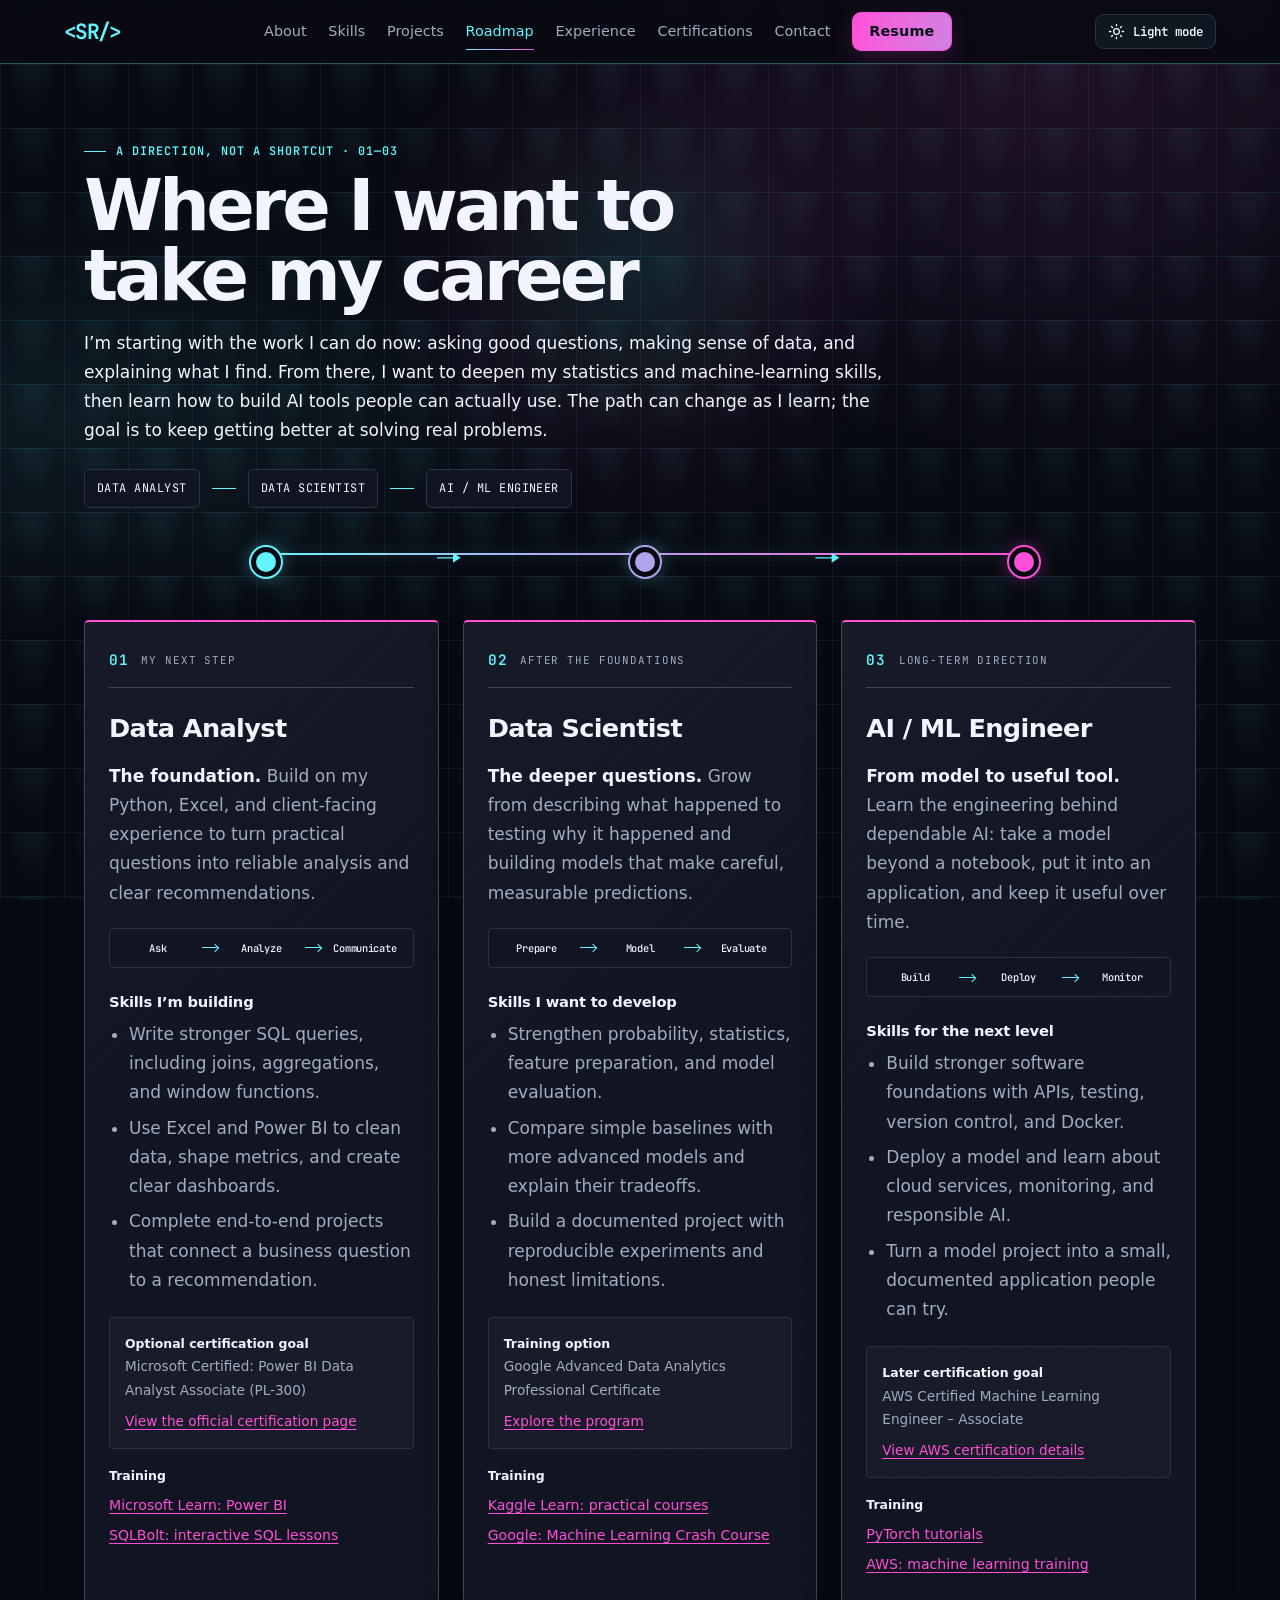
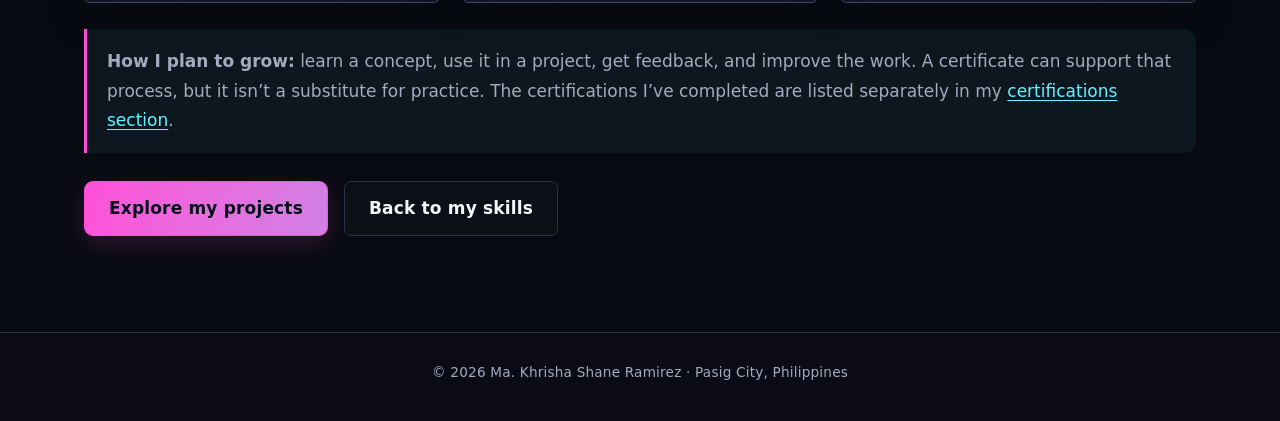
<file: roadmap.html>
<!DOCTYPE html>
<html lang="en">
<head>
<meta charset="UTF-8">
<meta name="viewport" content="width=device-width, initial-scale=1">
<title>Learning Roadmap | Shane Ramirez</title>
<meta name="description" content="Shane Ramirez's flexible learning roadmap from data analytics to data science and AI/ML engineering.">
<link rel="icon" href="images/favicon.svg" type="image/svg+xml">
<script>
  try {
    var savedTheme = localStorage.getItem('portfolio-theme');
    if (savedTheme === 'light' || savedTheme === 'dark') {
      document.documentElement.dataset.theme = savedTheme;
    }
  } catch (error) {
    console.warn('Could not restore the saved color theme.', error);
  }
</script>
<link rel="preconnect" href="https://fonts.googleapis.com">
<link rel="preconnect" href="https://fonts.gstatic.com" crossorigin>
<link href="https://fonts.googleapis.com/css2?family=Chakra+Petch:wght@400;500;600;700&family=JetBrains+Mono:wght@400;600&display=swap" rel="stylesheet">
<link rel="stylesheet" href="css/style.css">
</head>
<body>
<div class="glow" aria-hidden="true"></div>

<header class="nav">
  <a class="logo" href="index.html#top" aria-label="Home">&lt;SR/&gt;</a>
  <button class="burger" type="button" aria-label="Menu" aria-expanded="false"><span></span><span></span></button>
  <nav id="menu">
    <a href="index.html#about">About</a><a href="index.html#skills">Skills</a><a href="index.html#projects">Projects</a>
    <a href="roadmap.html" aria-current="page">Roadmap</a><a href="index.html#quests">Experience</a>
    <a href="index.html#badges">Certifications</a><a href="index.html#contact">Contact</a>
    <a class="btn small" href="resume/Resume_ShaneRamirez.pdf" download>Resume</a>
  </nav>
  <button class="theme-toggle" id="theme-toggle" type="button" aria-label="Switch to light mode" title="Switch to light mode">
    <svg class="theme-icon sun-icon" viewBox="0 0 24 24" aria-hidden="true"><circle cx="12" cy="12" r="4"/><path d="M12 2v2m0 16v2M4.93 4.93l1.42 1.42m11.3 11.3 1.42 1.42M2 12h2m16 0h2M4.93 19.07l1.42-1.42m11.3-11.3 1.42-1.42"/></svg>
    <svg class="theme-icon moon-icon" viewBox="0 0 24 24" aria-hidden="true"><path d="M20.2 15.1A8.5 8.5 0 0 1 8.9 3.8 8.6 8.6 0 1 0 20.2 15.1Z"/></svg>
    <span id="theme-label">Light mode</span>
  </button>
</header>

<main class="roadmap-page">
  <header class="roadmap-intro">
    <p class="mono tag">A DIRECTION, NOT A SHORTCUT · 01—03</p>
    <h1>Where I want to take my career</h1>
    <p>I’m starting with the work I can do now: asking good questions, making sense of data, and explaining what I find. From there, I want to deepen my statistics and machine-learning skills, then learn how to build AI tools people can actually use. The path can change as I learn; the goal is to keep getting better at solving real problems.</p>
    <div class="roadmap-sequence mono" aria-label="Pathway: Data Analyst to Data Scientist to AI and Machine Learning Engineer">
      <span>Data Analyst</span><i aria-hidden="true"></i><span>Data Scientist</span><i aria-hidden="true"></i><span>AI / ML Engineer</span>
    </div>
  </header>

  <section class="roadmap-track" aria-label="Career and learning pathway">
    <article class="roadmap-step">
      <div class="roadmap-step-head"><span class="roadmap-index mono">01</span><span class="roadmap-stage mono">MY NEXT STEP</span></div>
      <h2>Data Analyst</h2>
      <p><strong class="roadmap-outcome">The foundation.</strong> Build on my Python, Excel, and client-facing experience to turn practical questions into reliable analysis and clear recommendations.</p>
      <div class="roadmap-milestones" aria-label="Analytics workflow: ask, analyze, communicate">
        <span>Ask</span><i aria-hidden="true"></i><span>Analyze</span><i aria-hidden="true"></i><span>Communicate</span>
      </div>
      <h3>Skills I’m building</h3>
      <ul>
        <li>Write stronger SQL queries, including joins, aggregations, and window functions.</li>
        <li>Use Excel and Power BI to clean data, shape metrics, and create clear dashboards.</li>
        <li>Complete end-to-end projects that connect a business question to a recommendation.</li>
      </ul>
      <div class="roadmap-cert">
        <strong>Optional certification goal</strong><br>
        Microsoft Certified: Power BI Data Analyst Associate (PL-300)
        <br><a href="https://learn.microsoft.com/en-us/credentials/certifications/power-bi-data-analyst-associate/" target="_blank" rel="noopener">View the official certification page</a>
      </div>
      <div class="roadmap-resources">
        <strong>Training</strong><br>
        <a href="https://learn.microsoft.com/en-us/training/powerplatform/power-bi" target="_blank" rel="noopener">Microsoft Learn: Power BI</a>
        <a href="https://sqlbolt.com/" target="_blank" rel="noopener">SQLBolt: interactive SQL lessons</a>
      </div>
    </article>

    <article class="roadmap-step">
      <div class="roadmap-step-head"><span class="roadmap-index mono">02</span><span class="roadmap-stage mono">AFTER THE FOUNDATIONS</span></div>
      <h2>Data Scientist</h2>
      <p><strong class="roadmap-outcome">The deeper questions.</strong> Grow from describing what happened to testing why it happened and building models that make careful, measurable predictions.</p>
      <div class="roadmap-milestones" aria-label="Data science workflow: prepare data, model, evaluate">
        <span>Prepare</span><i aria-hidden="true"></i><span>Model</span><i aria-hidden="true"></i><span>Evaluate</span>
      </div>
      <h3>Skills I want to develop</h3>
      <ul>
        <li>Strengthen probability, statistics, feature preparation, and model evaluation.</li>
        <li>Compare simple baselines with more advanced models and explain their tradeoffs.</li>
        <li>Build a documented project with reproducible experiments and honest limitations.</li>
      </ul>
      <div class="roadmap-cert">
        <strong>Training option</strong><br>
        Google Advanced Data Analytics Professional Certificate
        <br><a href="https://www.coursera.org/professional-certificates/google-advanced-data-analytics" target="_blank" rel="noopener">Explore the program</a>
      </div>
      <div class="roadmap-resources">
        <strong>Training</strong><br>
        <a href="https://www.kaggle.com/learn" target="_blank" rel="noopener">Kaggle Learn: practical courses</a>
        <a href="https://developers.google.com/machine-learning/crash-course" target="_blank" rel="noopener">Google: Machine Learning Crash Course</a>
      </div>
    </article>

    <article class="roadmap-step">
      <div class="roadmap-step-head"><span class="roadmap-index mono">03</span><span class="roadmap-stage mono">LONG-TERM DIRECTION</span></div>
      <h2>AI / ML Engineer</h2>
      <p><strong class="roadmap-outcome">From model to useful tool.</strong> Learn the engineering behind dependable AI: take a model beyond a notebook, put it into an application, and keep it useful over time.</p>
      <div class="roadmap-milestones" aria-label="Machine learning engineering workflow: build, deploy, monitor">
        <span>Build</span><i aria-hidden="true"></i><span>Deploy</span><i aria-hidden="true"></i><span>Monitor</span>
      </div>
      <h3>Skills for the next level</h3>
      <ul>
        <li>Build stronger software foundations with APIs, testing, version control, and Docker.</li>
        <li>Deploy a model and learn about cloud services, monitoring, and responsible AI.</li>
        <li>Turn a model project into a small, documented application people can try.</li>
      </ul>
      <div class="roadmap-cert">
        <strong>Later certification goal</strong><br>
        AWS Certified Machine Learning Engineer – Associate
        <br><a href="https://aws.amazon.com/certification/certified-machine-learning-engineer-associate/" target="_blank" rel="noopener">View AWS certification details</a>
      </div>
      <div class="roadmap-resources">
        <strong>Training</strong><br>
        <a href="https://pytorch.org/tutorials/" target="_blank" rel="noopener">PyTorch tutorials</a>
        <a href="https://aws.amazon.com/training/learn-about/machine-learning/" target="_blank" rel="noopener">AWS: machine learning training</a>
      </div>
    </article>
  </section>

  <p class="roadmap-note"><strong>How I plan to grow:</strong> learn a concept, use it in a project, get feedback, and improve the work. A certificate can support that process, but it isn’t a substitute for practice. The certifications I’ve completed are listed separately in my <a href="index.html#badges">certifications section</a>.</p>
  <p class="cta roadmap-cta"><a class="btn" href="index.html#projects">Explore my projects</a><a class="btn ghost" href="index.html#skills">Back to my skills</a></p>
</main>

<footer>© <span id="yr"></span> Ma. Khrisha Shane Ramirez · Pasig City, Philippines</footer>
<script src="js/roadmap.js"></script>
</body>
</html>
</file>
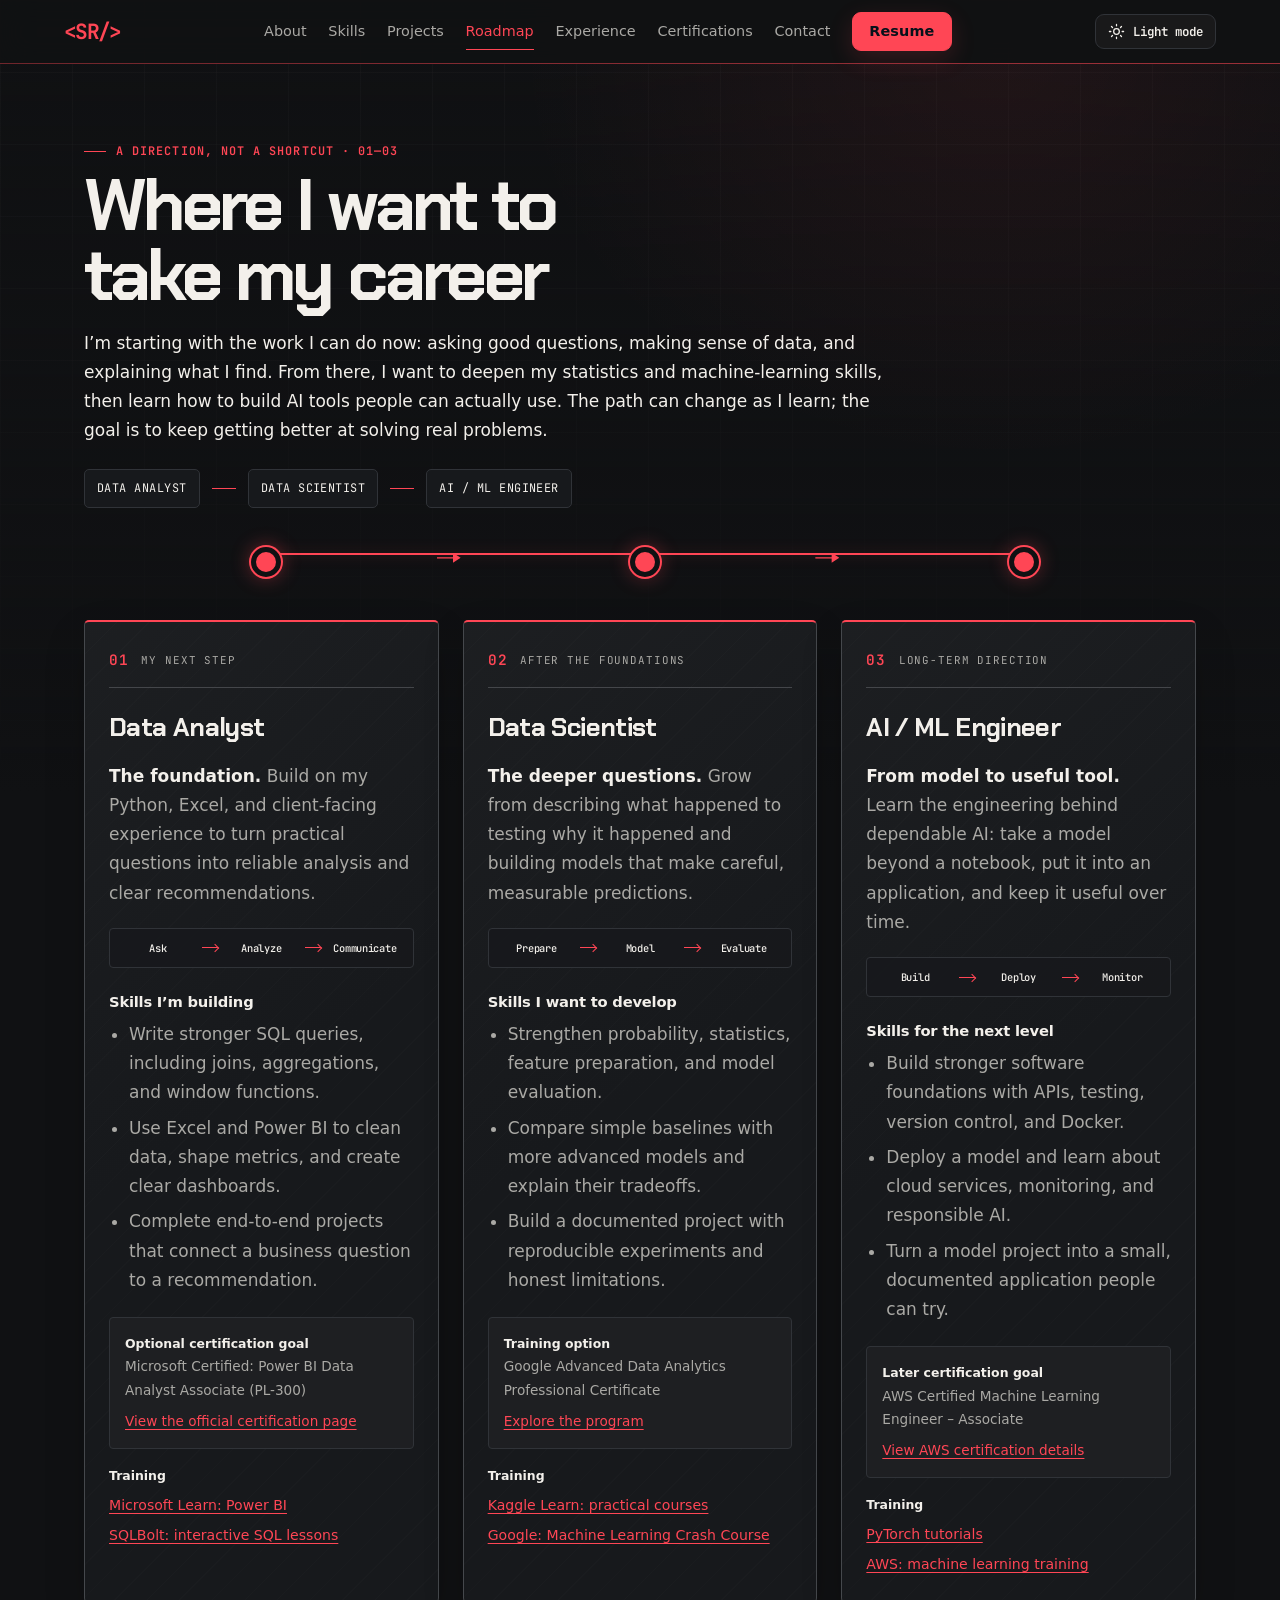
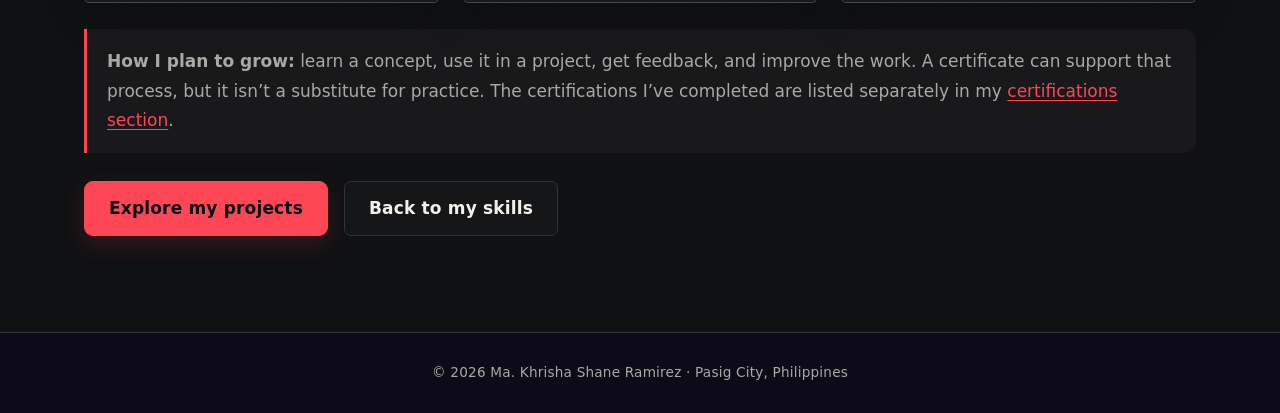
<file: portfolio/roadmap.html>
<!DOCTYPE html>
<html lang="en">
<head>
<meta charset="UTF-8">
<meta name="viewport" content="width=device-width, initial-scale=1">
<title>Learning Roadmap | Shane Ramirez</title>
<meta name="description" content="Shane Ramirez's flexible learning roadmap from data analytics to data science and AI/ML engineering.">
<link rel="icon" href="images/favicon.svg" type="image/svg+xml">
<script>
  try {
    var savedTheme = localStorage.getItem('portfolio-theme');
    if (savedTheme === 'light' || savedTheme === 'dark') {
      document.documentElement.dataset.theme = savedTheme;
    }
  } catch (error) {
    console.warn('Could not restore the saved color theme.', error);
  }
</script>
<link rel="preconnect" href="https://fonts.googleapis.com">
<link rel="preconnect" href="https://fonts.gstatic.com" crossorigin>
<link href="https://fonts.googleapis.com/css2?family=Chakra+Petch:wght@400;500;600;700&family=JetBrains+Mono:wght@400;600&display=swap" rel="stylesheet">
<link rel="stylesheet" href="css/style.css">
</head>
<body>
<div class="glow" aria-hidden="true"></div>

<header class="nav">
  <a class="logo" href="index.html#top" aria-label="Home">&lt;SR/&gt;</a>
  <button class="burger" type="button" aria-label="Menu" aria-expanded="false"><span></span><span></span></button>
  <nav id="menu">
    <a href="index.html#about">About</a><a href="index.html#skills">Skills</a><a href="index.html#projects">Projects</a>
    <a href="roadmap.html" aria-current="page">Roadmap</a><a href="index.html#quests">Experience</a>
    <a href="index.html#badges">Certifications</a><a href="index.html#contact">Contact</a>
    <a class="btn small" href="resume/Resume_ShaneRamirez.pdf" download>Resume</a>
  </nav>
  <button class="theme-toggle" id="theme-toggle" type="button" aria-label="Switch to light mode" title="Switch to light mode">
    <svg class="theme-icon sun-icon" viewBox="0 0 24 24" aria-hidden="true"><circle cx="12" cy="12" r="4"/><path d="M12 2v2m0 16v2M4.93 4.93l1.42 1.42m11.3 11.3 1.42 1.42M2 12h2m16 0h2M4.93 19.07l1.42-1.42m11.3-11.3 1.42-1.42"/></svg>
    <svg class="theme-icon moon-icon" viewBox="0 0 24 24" aria-hidden="true"><path d="M20.2 15.1A8.5 8.5 0 0 1 8.9 3.8 8.6 8.6 0 1 0 20.2 15.1Z"/></svg>
    <span id="theme-label">Light mode</span>
  </button>
</header>

<main class="roadmap-page">
  <header class="roadmap-intro">
    <p class="mono tag">A DIRECTION, NOT A SHORTCUT · 01—03</p>
    <h1>Where I want to take my career</h1>
    <p>I’m starting with the work I can do now: asking good questions, making sense of data, and explaining what I find. From there, I want to deepen my statistics and machine-learning skills, then learn how to build AI tools people can actually use. The path can change as I learn; the goal is to keep getting better at solving real problems.</p>
    <div class="roadmap-sequence mono" aria-label="Pathway: Data Analyst to Data Scientist to AI and Machine Learning Engineer">
      <span>Data Analyst</span><i aria-hidden="true"></i><span>Data Scientist</span><i aria-hidden="true"></i><span>AI / ML Engineer</span>
    </div>
  </header>

  <section class="roadmap-track" aria-label="Career and learning pathway">
    <article class="roadmap-step">
      <div class="roadmap-step-head"><span class="roadmap-index mono">01</span><span class="roadmap-stage mono">MY NEXT STEP</span></div>
      <h2>Data Analyst</h2>
      <p><strong class="roadmap-outcome">The foundation.</strong> Build on my Python, Excel, and client-facing experience to turn practical questions into reliable analysis and clear recommendations.</p>
      <div class="roadmap-milestones" aria-label="Analytics workflow: ask, analyze, communicate">
        <span>Ask</span><i aria-hidden="true"></i><span>Analyze</span><i aria-hidden="true"></i><span>Communicate</span>
      </div>
      <h3>Skills I’m building</h3>
      <ul>
        <li>Write stronger SQL queries, including joins, aggregations, and window functions.</li>
        <li>Use Excel and Power BI to clean data, shape metrics, and create clear dashboards.</li>
        <li>Complete end-to-end projects that connect a business question to a recommendation.</li>
      </ul>
      <div class="roadmap-cert">
        <strong>Optional certification goal</strong><br>
        Microsoft Certified: Power BI Data Analyst Associate (PL-300)
        <br><a href="https://learn.microsoft.com/en-us/credentials/certifications/power-bi-data-analyst-associate/" target="_blank" rel="noopener">View the official certification page</a>
      </div>
      <div class="roadmap-resources">
        <strong>Training</strong><br>
        <a href="https://learn.microsoft.com/en-us/training/powerplatform/power-bi" target="_blank" rel="noopener">Microsoft Learn: Power BI</a>
        <a href="https://sqlbolt.com/" target="_blank" rel="noopener">SQLBolt: interactive SQL lessons</a>
      </div>
    </article>

    <article class="roadmap-step">
      <div class="roadmap-step-head"><span class="roadmap-index mono">02</span><span class="roadmap-stage mono">AFTER THE FOUNDATIONS</span></div>
      <h2>Data Scientist</h2>
      <p><strong class="roadmap-outcome">The deeper questions.</strong> Grow from describing what happened to testing why it happened and building models that make careful, measurable predictions.</p>
      <div class="roadmap-milestones" aria-label="Data science workflow: prepare data, model, evaluate">
        <span>Prepare</span><i aria-hidden="true"></i><span>Model</span><i aria-hidden="true"></i><span>Evaluate</span>
      </div>
      <h3>Skills I want to develop</h3>
      <ul>
        <li>Strengthen probability, statistics, feature preparation, and model evaluation.</li>
        <li>Compare simple baselines with more advanced models and explain their tradeoffs.</li>
        <li>Build a documented project with reproducible experiments and honest limitations.</li>
      </ul>
      <div class="roadmap-cert">
        <strong>Training option</strong><br>
        Google Advanced Data Analytics Professional Certificate
        <br><a href="https://www.coursera.org/professional-certificates/google-advanced-data-analytics" target="_blank" rel="noopener">Explore the program</a>
      </div>
      <div class="roadmap-resources">
        <strong>Training</strong><br>
        <a href="https://www.kaggle.com/learn" target="_blank" rel="noopener">Kaggle Learn: practical courses</a>
        <a href="https://developers.google.com/machine-learning/crash-course" target="_blank" rel="noopener">Google: Machine Learning Crash Course</a>
      </div>
    </article>

    <article class="roadmap-step">
      <div class="roadmap-step-head"><span class="roadmap-index mono">03</span><span class="roadmap-stage mono">LONG-TERM DIRECTION</span></div>
      <h2>AI / ML Engineer</h2>
      <p><strong class="roadmap-outcome">From model to useful tool.</strong> Learn the engineering behind dependable AI: take a model beyond a notebook, put it into an application, and keep it useful over time.</p>
      <div class="roadmap-milestones" aria-label="Machine learning engineering workflow: build, deploy, monitor">
        <span>Build</span><i aria-hidden="true"></i><span>Deploy</span><i aria-hidden="true"></i><span>Monitor</span>
      </div>
      <h3>Skills for the next level</h3>
      <ul>
        <li>Build stronger software foundations with APIs, testing, version control, and Docker.</li>
        <li>Deploy a model and learn about cloud services, monitoring, and responsible AI.</li>
        <li>Turn a model project into a small, documented application people can try.</li>
      </ul>
      <div class="roadmap-cert">
        <strong>Later certification goal</strong><br>
        AWS Certified Machine Learning Engineer – Associate
        <br><a href="https://aws.amazon.com/certification/certified-machine-learning-engineer-associate/" target="_blank" rel="noopener">View AWS certification details</a>
      </div>
      <div class="roadmap-resources">
        <strong>Training</strong><br>
        <a href="https://pytorch.org/tutorials/" target="_blank" rel="noopener">PyTorch tutorials</a>
        <a href="https://aws.amazon.com/training/learn-about/machine-learning/" target="_blank" rel="noopener">AWS: machine learning training</a>
      </div>
    </article>
  </section>

  <p class="roadmap-note"><strong>How I plan to grow:</strong> learn a concept, use it in a project, get feedback, and improve the work. A certificate can support that process, but it isn’t a substitute for practice. The certifications I’ve completed are listed separately in my <a href="index.html#badges">certifications section</a>.</p>
  <p class="cta roadmap-cta"><a class="btn" href="index.html#projects">Explore my projects</a><a class="btn ghost" href="index.html#skills">Back to my skills</a></p>
</main>

<footer>© <span id="yr"></span> Ma. Khrisha Shane Ramirez · Pasig City, Philippines</footer>
<script src="js/roadmap.js"></script>
</body>
</html>
</file>
<file: css/style.css>
:root{color-scheme:dark;--bg:#080d17;--panel:#101a29;--line:#26364a;--text:#eef6ff;--mute:#a2b3c7;--pink:#b8a0ff;--cyan:#68f0da;--r:16px;--button-text:#07131c;--grid-color:rgba(103,163,205,.075);--nav-surface:rgba(8,13,23,.88);--nav-line:rgba(147,183,214,.13);--nav-menu:rgba(8,13,23,.98);--card-line:rgba(147,183,214,.16);--chip-surface:rgba(145,177,207,.055);--card-shadow:rgba(0,0,0,.2);--viz-surface:rgba(7,15,25,.78);--viz-window:rgba(16,26,41,.9);--viz-line:rgba(147,183,214,.18);--footer-surface:rgba(8,13,23,.92)}
:root[data-theme="light"]{color-scheme:light;--bg:#f3f7fb;--panel:#fff;--line:#d4e0eb;--text:#14263b;--mute:#566b82;--pink:#6944b5;--cyan:#006f68;--button-text:#fff;--grid-color:rgba(32,82,118,.055);--nav-surface:rgba(243,247,251,.92);--nav-line:rgba(32,62,93,.13);--nav-menu:rgba(243,247,251,.99);--card-line:rgba(32,62,93,.14);--chip-surface:rgba(32,62,93,.045);--card-shadow:rgba(17,43,67,.075);--viz-surface:rgba(232,240,247,.96);--viz-window:rgba(255,255,255,.92);--viz-line:rgba(32,62,93,.2);--footer-surface:rgba(243,247,251,.94)}
*{box-sizing:border-box;margin:0}
html{scroll-behavior:smooth;scroll-padding-top:88px}
body{background:var(--bg);color:var(--text);font:400 17px/1.65 "Chakra Petch",system-ui,sans-serif;overflow-x:hidden;
 background-image:linear-gradient(var(--grid-color) 1px,transparent 1px),linear-gradient(90deg,var(--grid-color) 1px,transparent 1px);background-size:64px 64px;background-attachment:fixed;transition:background-color .25s,color .25s}
body::before{content:"";position:fixed;inset:0;background:radial-gradient(ellipse at 15% 0,rgba(111,75,175,.16),transparent 42%),linear-gradient(180deg,transparent 0,var(--bg) 78%);pointer-events:none;z-index:0}
main,header,footer{position:relative;z-index:1}
.mono{font-family:"JetBrains Mono",ui-monospace,monospace;font-size:.82rem}
a{color:inherit;text-decoration:none}
:focus-visible{outline:2px solid var(--cyan);outline-offset:3px}
.glow{position:fixed;width:460px;height:460px;border-radius:50%;background:radial-gradient(circle,rgba(105,223,242,.14),transparent 68%);transform:translate(-50%,-50%);pointer-events:none;z-index:0;left:50%;top:30%;transition:left .3s ease-out,top .3s ease-out}

.nav{position:sticky;top:0;display:flex;justify-content:space-between;align-items:center;padding:14px clamp(18px,5vw,64px);background:var(--nav-surface);backdrop-filter:blur(14px);border-bottom:1px solid var(--nav-line);box-shadow:0 8px 28px rgba(5,3,15,.12);z-index:10}
.logo{font:600 1.2rem "JetBrains Mono",monospace;color:var(--pink)}
nav{display:flex;gap:26px;align-items:center}
nav a:not(.btn){color:var(--mute);transition:color .2s,transform .2s}
nav a:not(.btn):hover{color:var(--cyan);transform:translateY(-2px)}
nav a[aria-current="page"]{color:var(--cyan)}
.burger{display:none;background:none;border:0;width:36px;height:30px;cursor:pointer}
.burger span{display:block;height:2px;background:var(--text);margin:7px 0;transition:transform .25s,opacity .2s}
body.menu-open .burger span:first-child{transform:translateY(4.5px) rotate(45deg)}
body.menu-open .burger span:last-child{transform:translateY(-4.5px) rotate(-45deg)}
.theme-toggle{display:inline-flex;align-items:center;gap:8px;padding:8px 12px;border:1px solid var(--line);border-radius:999px;background:var(--chip-surface);color:var(--text);font:600 .78rem "JetBrains Mono",monospace;white-space:nowrap;cursor:pointer;transition:background .2s,border-color .2s,transform .2s}
.theme-toggle:hover{border-color:var(--cyan);background:rgba(105,223,242,.08);transform:translateY(-1px)}
.theme-toggle:focus-visible{outline:2px solid var(--cyan);outline-offset:3px}
.theme-icon{width:17px;height:17px;fill:none;stroke:currentColor;stroke-width:1.8;stroke-linecap:round;stroke-linejoin:round}
.moon-icon{display:none}
:root[data-theme="light"] .sun-icon{display:none}
:root[data-theme="light"] .moon-icon{display:block}

.btn{display:inline-block;padding:12px 24px;background:var(--pink);color:var(--button-text);font-weight:700;border-radius:12px;border:1px solid var(--pink);box-shadow:0 8px 24px rgba(255,111,157,.18);transition:transform .2s,box-shadow .2s,background .2s}
.btn:hover{transform:translateY(-3px);box-shadow:0 12px 30px rgba(255,111,157,.28)}
.btn:active{transform:translateY(-1px);box-shadow:0 5px 16px rgba(255,111,157,.2)}
.btn.ghost{background:rgba(255,255,255,.025);color:var(--text);border-color:var(--line);box-shadow:none}
.btn.ghost:hover{border-color:var(--cyan);background:rgba(105,223,242,.06);transform:translateY(-2px)}
.btn.small{padding:6px 16px;box-shadow:none;font-size:.9rem}
.cta{display:flex;flex-wrap:wrap;gap:16px;margin-top:30px}

.hero{display:grid;grid-template-columns:1.15fr .85fr;gap:clamp(24px,5vw,72px);align-items:center;min-height:calc(100vh - 62px);padding:48px clamp(18px,5vw,64px);max-width:1200px;margin:auto}
.tag{color:var(--cyan);margin-bottom:14px}
h1{font-size:clamp(2.6rem,6.4vw,5rem);line-height:1.02;font-weight:700;letter-spacing:-.02em}
.role{margin:20px 0 8px;font-size:1.05rem;color:var(--pink);min-height:1.6em}
.caret{display:inline-block;width:2px;height:1.1em;background:var(--pink);vertical-align:-3px;margin-left:3px;animation:blink 1s steps(1) infinite}
@keyframes blink{50%{opacity:0}}
.lead{max-width:52ch;color:var(--mute);font-size:1.1rem}
.hero-text>*{animation:boot .6s both}
.hero-text>*:nth-child(2){animation-delay:.1s}.hero-text>*:nth-child(3){animation-delay:.25s}.hero-text>*:nth-child(4){animation-delay:.4s}.hero-text>*:nth-child(5){animation-delay:.55s}
@keyframes boot{from{opacity:0;transform:translateY(14px)}}

.card{position:relative;transform-style:preserve-3d;transition:transform .15s;animation:boot .8s .3s both}
.frame{border:1px solid rgba(105,223,242,.65);border-radius:var(--r);padding:8px;background:linear-gradient(145deg,rgba(105,223,242,.12),var(--panel) 45%);box-shadow:0 24px 60px rgba(0,0,0,.3),10px 10px 0 rgba(255,111,157,.75)}
.frame img{display:block;width:100%;aspect-ratio:5/6;object-fit:cover;border-radius:12px;background:var(--panel)}
.lvl{position:absolute;top:-16px;left:-16px;background:var(--bg);border:1px solid var(--pink);color:var(--pink);padding:7px 15px;border-radius:12px;font-weight:600;display:flex;flex-direction:column;line-height:1.2;transform:translateZ(40px)}
.lvl small{font-size:.65rem;color:var(--mute)}
.hud{position:absolute;right:-12px;bottom:-26px;background:rgba(20,15,38,.94);border:1px solid rgba(180,169,201,.2);border-radius:12px;padding:10px 14px;line-height:1.7;box-shadow:0 12px 32px rgba(0,0,0,.28);transform:translateZ(50px)}
.hud span{color:var(--mute);margin-right:6px}
.on{color:#6dffb3}.on::before{content:"";display:inline-block;width:8px;height:8px;border-radius:50%;background:#6dffb3;margin-right:6px;animation:pulse 1.6s infinite}
@keyframes pulse{50%{opacity:.3}}

.stats{display:grid;grid-template-columns:repeat(4,1fr);max-width:1100px;margin:20px auto 0;border:1px solid rgba(180,169,201,.18);border-radius:var(--r);background:linear-gradient(120deg,rgba(105,223,242,.035),transparent 55%),var(--panel);overflow:hidden;box-shadow:0 18px 50px rgba(0,0,0,.16)}
.stats div{padding:26px 22px;border-right:1px solid var(--line)}
.stats div:last-child{border:0}
.stats b{display:block;font-size:2.4rem;color:var(--cyan);line-height:1.1;letter-spacing:-.04em}
.stats span{color:var(--mute);font-size:.9rem;line-height:1.4;display:block;margin-top:6px}

.sec{max-width:1100px;margin:0 auto;padding:96px clamp(18px,5vw,64px) 0}
h2{font-size:clamp(1.8rem,3.4vw,2.6rem);margin-bottom:28px;display:flex;align-items:center;gap:16px;letter-spacing:-.025em}
h2::after{content:"";flex:1;height:2px;background:linear-gradient(90deg,var(--line),transparent)}
h3{font-size:1.15rem;line-height:1.3;margin-bottom:10px}
.two{display:grid;grid-template-columns:1fr 1fr;gap:36px;color:var(--mute)}
.note{color:var(--mute);margin:-12px 0 24px}

.bars{display:grid;grid-template-columns:1fr 1fr;gap:20px 48px}
.bar label{display:block;margin-bottom:6px;font-size:.95rem}
.bar i{display:block;height:12px;border-radius:6px;background:var(--panel);border:1px solid var(--line);position:relative;overflow:hidden}
.bar i::after{content:"";position:absolute;inset:0;width:0;background:repeating-linear-gradient(90deg,var(--cyan) 0 10px,#25a9c4 10px 12px);transition:width 1.2s cubic-bezier(.2,.8,.2,1)}
.bar.go i::after{width:calc(var(--v)*1%)}
.chips{display:flex;flex-wrap:wrap;gap:8px;margin-top:22px}
.chips span{padding:3px 11px;border:1px solid rgba(180,169,201,.18);border-radius:999px;background:rgba(255,255,255,.025);color:var(--mute);font-size:.75rem;transition:border-color .2s,color .2s,background .2s}
.chips span:hover{border-color:rgba(105,223,242,.48);color:var(--text);background:rgba(105,223,242,.06)}

.grid{display:grid;grid-template-columns:repeat(auto-fill,minmax(300px,1fr));gap:22px}
.proj{background:linear-gradient(145deg,rgba(255,255,255,.035),transparent 65%),var(--panel);border:1px solid rgba(180,169,201,.16);border-radius:var(--r);padding:26px;color:var(--mute);box-shadow:0 10px 30px rgba(0,0,0,.12);transition:border-color .25s,transform .25s,box-shadow .25s,background .25s}
.proj:hover{border-color:rgba(255,111,157,.65);transform:translateY(-6px);box-shadow:0 20px 42px rgba(0,0,0,.24);background:linear-gradient(145deg,rgba(255,111,157,.07),transparent 65%),var(--panel)}
.project-visual{--viz-accent:var(--cyan);position:relative;aspect-ratio:640/260;margin:-26px -26px 20px;overflow:hidden;border-bottom:1px solid rgba(180,169,201,.14);border-radius:calc(var(--r) - 1px) calc(var(--r) - 1px) 0 0;background:radial-gradient(ellipse at 70% 35%,color-mix(in srgb,var(--viz-accent) 13%,transparent),transparent 58%),rgba(8,7,18,.46)}
.visual-waste{--viz-accent:#b99aff}
.visual-dsp{--viz-accent:#69dff2}
.visual-student{--viz-accent:#ff6f9d}
.visual-leads{--viz-accent:#69dff2}
.visual-textile{--viz-accent:#b99aff}
.project-visual svg{display:block;width:100%;height:100%;transition:transform .35s cubic-bezier(.2,.7,.2,1)}
.proj:hover .project-visual svg{transform:scale(1.025)}
.project-visual text{fill:var(--mute);font:600 12px "JetBrains Mono",monospace;letter-spacing:.04em}
.viz-window{fill:rgba(23,17,43,.58);stroke:rgba(180,169,201,.16);stroke-width:1.5}
.viz-line{fill:var(--viz-accent);opacity:.82}
.project-visual path.viz-line{fill:none;stroke:var(--viz-accent);stroke-width:2;stroke-linecap:round}
.viz-line.soft{opacity:.28}
.viz-bubble,.viz-tile{fill:color-mix(in srgb,var(--viz-accent) 10%,var(--panel));stroke:color-mix(in srgb,var(--viz-accent) 55%,transparent);stroke-width:1.5}
.viz-connector{fill:none;stroke:var(--viz-accent);stroke-width:3;stroke-linecap:round;stroke-linejoin:round}
.viz-class{fill:rgba(105,223,242,.08);stroke:rgba(105,223,242,.36);stroke-width:1.5}
.viz-class.second{fill:rgba(255,111,157,.08);stroke:rgba(255,111,157,.34)}
.viz-class.third{fill:rgba(185,154,255,.08);stroke:rgba(185,154,255,.34)}
.viz-badge{fill:rgba(105,223,242,.12);stroke:rgba(105,223,242,.4);stroke-width:1}
.viz-badge-text{fill:var(--cyan)!important;font-size:11px!important}
.viz-gridline,.viz-axis{fill:none;stroke:rgba(180,169,201,.18);stroke-width:1}
.viz-wave{fill:none;stroke-linecap:round;stroke-linejoin:round}
.viz-wave.noisy{stroke:#b99aff;stroke-width:2;opacity:.6}
.viz-wave.clean{stroke:var(--cyan);stroke-width:3}
.viz-chart{fill:none;stroke:rgba(105,223,242,.52);stroke-width:3;stroke-linecap:round;stroke-linejoin:round}
.viz-dot{fill:var(--cyan);stroke:#17112b;stroke-width:3}
.viz-risk{fill:rgba(255,111,157,.18);stroke:var(--pink);stroke-width:3;animation:risk-pulse 2s ease-in-out infinite}
@keyframes risk-pulse{50%{r:12;opacity:.72}}
.viz-sheet{fill:#151229;stroke:rgba(105,223,242,.38);stroke-width:1.5}
.viz-sheet-head{fill:rgba(105,223,242,.16)}
.viz-sheet-grid{fill:none;stroke:rgba(180,169,201,.19);stroke-width:1}
.viz-bars{fill:rgba(105,223,242,.52);stroke:var(--cyan);stroke-width:1}
.viz-axis{stroke:rgba(180,169,201,.48)}
.viz-garment{fill:rgba(185,154,255,.12);stroke:#b99aff;stroke-width:3;stroke-linejoin:round}
.viz-stitch{fill:none;stroke:rgba(185,154,255,.7);stroke-width:2;stroke-dasharray:4 5}
.viz-destination{fill:rgba(105,223,242,.08);stroke:rgba(105,223,242,.36);stroke-width:1.5}
.viz-destination.second{fill:rgba(255,111,157,.07);stroke:rgba(255,111,157,.34)}
.viz-dest-title{fill:var(--text)!important;font-size:14px!important}
.proj h3{color:var(--text)}
.kind{color:var(--pink);margin-bottom:6px}

.log{list-style:none;padding:0;border-left:2px solid var(--line);margin-left:8px}
.log li{position:relative;padding:0 0 38px 32px}
.log li::before{content:"";position:absolute;left:-9px;top:6px;width:16px;height:16px;background:var(--bg);border:3px solid var(--cyan);border-radius:5px;transform:rotate(45deg);transition:background .2s,box-shadow .2s}
.log li:hover::before{background:var(--cyan);box-shadow:0 0 16px rgba(105,223,242,.45)}
.when{color:var(--cyan)}
.log em{display:block;font-style:normal;font-weight:400;color:var(--mute);font-size:.95rem;margin-top:2px}
.log p{color:var(--mute);max-width:70ch}

.badges{list-style:none;padding:0;display:grid;grid-template-columns:repeat(auto-fill,minmax(310px,1fr));gap:14px}
.badges li{padding:16px 18px 16px 52px;position:relative;background:linear-gradient(120deg,rgba(255,255,255,.035),transparent 70%),var(--panel);border:1px solid rgba(180,169,201,.16);border-radius:14px;transition:transform .22s,border-color .22s,box-shadow .22s}
.badges li:hover{transform:translateY(-3px);border-color:rgba(255,210,77,.42);box-shadow:0 12px 28px rgba(0,0,0,.18)}
.badges li::before{content:"★";position:absolute;left:18px;top:14px;color:#ffd24d;font-size:1.3rem}
.badges b{display:block;line-height:1.35}
.badges span{color:var(--mute);font-size:.75rem}

.contact{text-align:center;padding-bottom:96px}
.contact h2{justify-content:center}.contact h2::after{display:none}
.contact p{color:var(--mute);max-width:50ch;margin:0 auto}
.contact .cta{justify-content:center}
footer{text-align:center;padding:28px;border-top:1px solid rgba(180,169,201,.14);color:var(--mute);font-size:.85rem;background:rgba(13,10,26,.8)}

.rv{opacity:0;transform:translateY(20px);transition:opacity .65s ease,transform .65s cubic-bezier(.2,.7,.2,1)}
.rv.in{opacity:1;transform:none}
.rv .proj,.rv .log li,.rv .badges li,.rv.stats>div{opacity:0;transform:translateY(14px);transition:opacity .45s ease,transform .45s cubic-bezier(.2,.7,.2,1)}
.rv.in .proj,.rv.in .log li,.rv.in .badges li,.rv.in.stats>div{opacity:1;transform:none}
.rv.in .proj:nth-child(2),.rv.in .log li:nth-child(2),.rv.in .badges li:nth-child(2),.rv.in.stats>div:nth-child(2){transition-delay:.08s}
.rv.in .proj:nth-child(3),.rv.in .log li:nth-child(3),.rv.in .badges li:nth-child(3),.rv.in.stats>div:nth-child(3){transition-delay:.16s}
.rv.in .proj:nth-child(4),.rv.in .badges li:nth-child(4),.rv.in.stats>div:nth-child(4){transition-delay:.24s}
.rv.in .proj:nth-child(5),.rv.in .badges li:nth-child(5){transition-delay:.32s}
.rv.in .proj:nth-child(6),.rv.in .badges li:nth-child(6){transition-delay:.4s}

@media(max-width:860px){
 .burger{display:block}
 .theme-toggle{order:2;margin-left:auto}
 .burger{order:3}
 nav{position:absolute;top:100%;left:0;right:0;flex-direction:column;align-items:flex-start;padding:18px 24px;background:var(--nav-menu);border-bottom:1px solid var(--line);display:flex;visibility:hidden;opacity:0;transform:translateY(-8px);pointer-events:none;transition:opacity .2s,transform .2s,visibility .2s}
 nav.open{visibility:visible;opacity:1;transform:none;pointer-events:auto}
 .hero{grid-template-columns:1fr;min-height:0}
 .card{max-width:340px;margin:0 auto 30px}
 .stats{grid-template-columns:1fr 1fr;margin:20px 18px 0}
 .stats div:nth-child(2){border-right:0}.stats div:nth-child(-n+2){border-bottom:1px solid var(--line)}
 .two,.bars{grid-template-columns:1fr}
}
:root[data-theme="light"] body::before{background:radial-gradient(ellipse at 15% 0,rgba(156,119,205,.12),transparent 42%),linear-gradient(180deg,transparent 0,var(--bg) 78%)}
:root[data-theme="light"] .glow{background:radial-gradient(circle,rgba(8,108,131,.1),transparent 68%)}
:root[data-theme="light"] .nav{box-shadow:0 8px 28px rgba(39,24,62,.07)}
:root[data-theme="light"] .btn.ghost:hover{background:rgba(8,108,131,.07)}
:root[data-theme="light"] .frame{border-color:rgba(8,108,131,.5);background:linear-gradient(145deg,rgba(8,108,131,.08),var(--panel) 45%);box-shadow:0 24px 60px rgba(39,24,62,.12),10px 10px 0 rgba(173,40,89,.55)}
:root[data-theme="light"] .hud{background:rgba(255,255,255,.94);border-color:var(--card-line);box-shadow:0 12px 32px rgba(39,24,62,.12)}
:root[data-theme="light"] .stats{background:linear-gradient(120deg,rgba(8,108,131,.035),transparent 55%),var(--panel);box-shadow:0 18px 50px rgba(39,24,62,.07)}
:root[data-theme="light"] .bar i{background:#eee9f5}
:root[data-theme="light"] .bar i::after{background:repeating-linear-gradient(90deg,var(--cyan) 0 10px,#55aabd 10px 12px)}
:root[data-theme="light"] .chips span:hover{background:rgba(8,108,131,.07)}
:root[data-theme="light"] .proj{background:linear-gradient(145deg,rgba(255,255,255,.85),transparent 65%),var(--panel);box-shadow:0 10px 30px rgba(39,24,62,.07)}
:root[data-theme="light"] .proj:hover{background:linear-gradient(145deg,rgba(173,40,89,.06),transparent 65%),var(--panel);box-shadow:0 20px 42px rgba(39,24,62,.12)}
:root[data-theme="light"] .project-visual{background:radial-gradient(ellipse at 70% 35%,color-mix(in srgb,var(--viz-accent) 11%,transparent),transparent 58%),var(--viz-surface)}
:root[data-theme="light"] .viz-window{fill:var(--viz-window);stroke:rgba(74,53,105,.18)}
:root[data-theme="light"] .viz-gridline,:root[data-theme="light"] .viz-axis{stroke:rgba(74,53,105,.22)}
:root[data-theme="light"] .viz-sheet{fill:#fff;stroke:rgba(8,108,131,.38)}
:root[data-theme="light"] .viz-sheet-head{fill:rgba(8,108,131,.12)}
:root[data-theme="light"] .viz-sheet-grid{stroke:rgba(74,53,105,.18)}
:root[data-theme="light"] .viz-dot{stroke:#fff}
:root[data-theme="light"] .viz-garment{fill:rgba(125,86,180,.1);stroke:#7555a2}
:root[data-theme="light"] .viz-stitch{stroke:rgba(117,85,162,.7)}
:root[data-theme="light"] .log li::before{background:var(--bg)}
:root[data-theme="light"] .log li:hover::before{background:var(--cyan)}
:root[data-theme="light"] .badges li{background:linear-gradient(120deg,rgba(255,255,255,.86),transparent 70%),var(--panel);box-shadow:0 8px 24px rgba(39,24,62,.045)}
:root[data-theme="light"] .badges li:hover{box-shadow:0 12px 28px rgba(39,24,62,.1)}
:root[data-theme="light"] footer{background:var(--footer-surface)}
.tool-groups{display:grid;grid-template-columns:repeat(auto-fit,minmax(220px,1fr));gap:16px}
.tool-group{padding:20px;border:1px solid var(--card-line);border-radius:var(--r);background:linear-gradient(135deg,rgba(105,223,242,.045),transparent 60%),var(--panel)}
.tool-group h3{color:var(--text);margin-bottom:14px}
.tool-list{display:flex;flex-wrap:wrap;gap:8px;list-style:none;padding:0}
.tool-list li{padding:5px 10px;border:1px solid var(--line);border-radius:999px;background:var(--chip-surface);color:var(--mute);font-size:.88rem}
.tool-next{margin-top:18px;color:var(--mute)}
.roadmap-link{display:inline-flex;align-items:center;gap:12px;padding:11px 18px;background:var(--cyan);border-color:var(--cyan);color:var(--button-text);box-shadow:0 8px 22px rgba(8,108,131,.2);font-size:.9rem}
.roadmap-link span{font-size:1.15rem;transition:transform .2s}
.roadmap-link:hover{background:var(--pink);border-color:var(--pink);color:var(--button-text);box-shadow:0 10px 26px rgba(173,40,89,.22)}
.roadmap-link:hover span{transform:translateX(3px)}
.roadmap-page{max-width:1100px;margin:0 auto;padding:68px clamp(18px,5vw,64px) 96px}
.roadmap-intro{max-width:760px;margin-bottom:36px}
.roadmap-intro .tag{margin-bottom:10px}
.roadmap-intro h1{margin-bottom:18px}
.roadmap-intro>p:last-child{color:var(--mute);font-size:1.08rem}
.roadmap-sequence{display:flex;align-items:center;gap:12px;margin-top:24px;color:var(--text);font-size:.74rem;letter-spacing:.04em;text-transform:uppercase}
.roadmap-sequence span{padding:8px 12px;border:1px solid var(--line);border-radius:6px;background:var(--panel)}
.roadmap-sequence i{width:24px;height:1px;background:var(--cyan);flex:0 0 24px}
.roadmap-track{display:grid;grid-template-columns:repeat(3,minmax(0,1fr));gap:22px}
.roadmap-step{position:relative;padding:26px 24px;border:1px solid var(--line);border-top:3px solid var(--cyan);border-radius:12px;background:var(--panel);box-shadow:0 12px 32px var(--card-shadow)}
.roadmap-step:not(:last-child)::after{content:"";position:absolute;z-index:2;top:35px;right:-23px;width:24px;height:10px;background:var(--cyan);clip-path:polygon(0 44%,68% 44%,68% 0,100% 50%,68% 100%,68% 56%,0 56%)}
.roadmap-step-head{display:flex;align-items:center;gap:12px;margin-bottom:18px;padding-bottom:14px;border-bottom:1px solid var(--line)}
.roadmap-index{color:var(--cyan);font-size:.83rem;font-weight:600;letter-spacing:.08em}
.roadmap-stage{color:var(--mute);font-size:.68rem;letter-spacing:.1em}
.roadmap-step h2{display:block;font-size:1.6rem;margin-bottom:12px}
.roadmap-step h2::after{display:none}
.roadmap-step>p{color:var(--mute)}
.roadmap-step h3{margin:24px 0 9px;font-size:.92rem}
.roadmap-step ul{padding-left:20px;color:var(--mute)}
.roadmap-step li+li{margin-top:6px}
.roadmap-cert{margin-top:22px;padding:14px 15px;border:1px solid var(--line);border-radius:8px;background:var(--chip-surface);font-size:.85rem;color:var(--mute)}
.roadmap-cert strong,.roadmap-resources strong{color:var(--text);font-size:.78rem}
.roadmap-cert a{display:inline-block;margin-top:8px;color:var(--cyan);text-decoration:underline;text-underline-offset:3px}
.roadmap-cert a:hover{color:var(--pink)}
.roadmap-resources{margin-top:14px;font-size:.88rem;color:var(--mute)}
.roadmap-resources a{display:inline-block;margin:6px 10px 0 0;color:var(--cyan);text-decoration:underline;text-underline-offset:3px}
.roadmap-resources a:hover,:root[data-theme="light"] .roadmap-resources a:hover{color:var(--pink)}
.roadmap-note{margin-top:26px;padding:18px 20px;border-left:3px solid var(--cyan);border-radius:0 12px 12px 0;background:var(--chip-surface);color:var(--mute)}
.roadmap-note a{color:var(--cyan);text-decoration:underline;text-underline-offset:3px}
.roadmap-cta{margin-top:28px}
.career-preview{
 position:relative;
 padding:30px;
 border:1px solid var(--line);
 border-left:3px solid var(--pink);
 background:linear-gradient(110deg,color-mix(in srgb,var(--pink) 5%,transparent),transparent 55%),var(--panel);
}
.career-preview .kind{margin-bottom:8px}
.career-preview h2{margin-bottom:12px}
.career-intro{max-width:68ch;color:var(--mute)}
.career-sequence{display:flex;align-items:center;gap:14px;margin:22px 0;color:var(--text);font-size:.78rem}
.career-sequence span{display:flex;align-items:center;gap:9px}
.career-sequence b{color:var(--pink);font-size:.7rem}
.career-sequence i{width:30px;height:1px;background:var(--pink);opacity:.7}
.career-link{display:inline-flex;align-items:center;gap:10px}
.career-link span{color:var(--pink);transition:transform .2s}
.career-link:hover span{transform:translateX(4px)}
.roadmap-outcome{color:var(--text);font-weight:600}

:root[data-theme="light"] .tool-group{background:linear-gradient(135deg,rgba(8,108,131,.035),transparent 60%),var(--panel)}
:root[data-theme="light"] .roadmap-step{background:var(--panel);box-shadow:0 12px 32px rgba(39,24,62,.075)}
:root[data-theme="light"] .roadmap-cert{background:#f8f6fb}
@media(prefers-reduced-motion:reduce){*{animation:none!important;transition:none!important;scroll-behavior:auto!important}.rv,.rv .proj,.rv .log li,.rv .badges li,.rv.stats>div{opacity:1;transform:none}.bar i::after{width:calc(var(--v)*1%)}}
@media(max-width:860px){
 .roadmap-track{grid-template-columns:1fr;gap:20px}
 .roadmap-step:not(:last-child)::after{top:auto;right:auto;bottom:-20px;left:35px;width:10px;height:20px;clip-path:polygon(44% 0,56% 0,56% 68%,100% 68%,50% 100%,0 68%,44% 68%)}
 .roadmap-page{padding-top:48px}
}
@media(max-width:520px){.roadmap-sequence{gap:6px;font-size:.62rem}.roadmap-sequence span{padding:7px 8px}.roadmap-sequence i{width:12px;flex-basis:12px}}

/* Unified technical visual system */
body{
 background-image:linear-gradient(var(--grid-color) 1px,transparent 1px),linear-gradient(90deg,var(--grid-color) 1px,transparent 1px);
 background-size:56px 56px;
}
body::before{
 background:radial-gradient(ellipse at 76% 8%,rgba(104,240,218,.09),transparent 34%),radial-gradient(ellipse at 8% 30%,rgba(184,160,255,.1),transparent 32%),linear-gradient(180deg,transparent 0,var(--bg) 85%);
}
.glow{width:520px;height:520px;background:radial-gradient(circle,rgba(104,240,218,.12),rgba(184,160,255,.05) 38%,transparent 70%);animation:ambient-drift 14s ease-in-out infinite alternate}
.nav{padding-top:12px;padding-bottom:12px;border-bottom-color:var(--nav-line);box-shadow:0 10px 40px rgba(0,0,0,.12)}
.logo{color:var(--cyan);letter-spacing:-.08em}
nav{gap:clamp(12px,1.7vw,24px)}
nav a:not(.btn){font-size:.9rem}
nav a:not(.btn):hover{color:var(--cyan)}
.theme-toggle{border-radius:9px}
.btn{border-radius:9px}
.btn:not(.ghost){box-shadow:0 8px 24px color-mix(in srgb,var(--cyan) 18%,transparent)}
.btn:not(.ghost):hover{box-shadow:0 12px 32px color-mix(in srgb,var(--cyan) 25%,transparent)}
.btn.ghost{border-radius:9px}
.hero{position:relative;min-height:min(820px,calc(100vh - 60px));max-width:1240px;padding-top:70px;padding-bottom:76px}
.hero::before{content:"";position:absolute;inset:12% 4% 8%;z-index:-1;pointer-events:none;border:1px solid color-mix(in srgb,var(--line) 52%,transparent);clip-path:polygon(0 0,82% 0,100% 18%,100% 100%,18% 100%,0 82%);opacity:.42}
.tag{display:inline-flex;align-items:center;gap:10px;color:var(--cyan);font-size:.74rem;letter-spacing:.11em;text-transform:uppercase}
.tag::before{content:"";width:22px;height:1px;background:currentColor}
h1{font-size:clamp(3rem,7vw,6.1rem);letter-spacing:-.065em;line-height:.98}
.role{color:var(--cyan);letter-spacing:.03em}
.lead{max-width:55ch}
.hero .cta{gap:12px}
.frame{position:relative;border-radius:22px;padding:10px;background:linear-gradient(145deg,color-mix(in srgb,var(--cyan) 50%,transparent),var(--panel) 43%,color-mix(in srgb,var(--pink) 34%,transparent));box-shadow:0 28px 72px rgba(0,0,0,.32),12px 12px 0 color-mix(in srgb,var(--pink) 58%,transparent)}
.frame::after{content:"";position:absolute;inset:-7px;border:1px solid color-mix(in srgb,var(--cyan) 32%,transparent);border-radius:26px;pointer-events:none;animation:frame-pulse 4s ease-in-out infinite}
.frame img{border-radius:15px}
.lvl,.hud{border-radius:8px}
.hud{background:var(--panel);border-color:var(--line);box-shadow:0 18px 44px rgba(0,0,0,.24)}
.stats{max-width:1120px;border-radius:12px;border-color:var(--line);box-shadow:0 22px 50px rgba(0,0,0,.13)}
.stats div{transition:background .25s}
.stats div:hover{background:var(--chip-surface)}
.sec{max-width:1160px;padding-top:112px}
.sec h2{font-size:clamp(1.9rem,3.8vw,2.8rem);letter-spacing:-.05em}
.sec h2::after{height:1px;background:linear-gradient(90deg,var(--line),transparent)}
.two{gap:clamp(22px,5vw,64px)}
.two p{padding-left:16px;border-left:2px solid color-mix(in srgb,var(--cyan) 54%,var(--line))}
.grid{gap:20px}
.proj{position:relative;overflow:hidden;border-radius:13px;border-color:var(--card-line);background:linear-gradient(145deg,color-mix(in srgb,var(--cyan) 4%,transparent),transparent 55%),var(--panel);box-shadow:0 16px 38px rgba(0,0,0,.13)}
.proj::after{content:"";position:absolute;inset:0 auto 0 0;width:2px;background:linear-gradient(180deg,var(--cyan),var(--pink));transform:scaleY(0);transform-origin:top;transition:transform .32s}
.proj:hover{border-color:color-mix(in srgb,var(--cyan) 52%,var(--line));box-shadow:0 24px 54px rgba(0,0,0,.24)}
.proj:hover::after{transform:scaleY(1)}
.project-visual{border-bottom-color:var(--line)}
.kind{font-size:.7rem;letter-spacing:.12em;text-transform:uppercase}
.tool-group{border-radius:12px;border-color:var(--card-line);box-shadow:0 12px 30px rgba(0,0,0,.1);transition:transform .3s,border-color .3s,box-shadow .3s}
.tool-group:hover{transform:translateY(-4px);border-color:color-mix(in srgb,var(--cyan) 52%,var(--line));box-shadow:0 20px 38px rgba(0,0,0,.16)}
.tool-list li{border-radius:6px;transition:color .2s,border-color .2s,background .2s}
.tool-list li:hover{color:var(--text);border-color:var(--cyan);background:color-mix(in srgb,var(--cyan) 9%,var(--panel))}
.roadmap-link{border-radius:8px}
.log{border-left-color:var(--line)}
.log li::before{border-radius:3px}
.badges li{border-radius:10px;border-color:var(--card-line);background:linear-gradient(120deg,color-mix(in srgb,var(--pink) 4%,transparent),transparent 68%),var(--panel)}
.badges li:hover{border-color:color-mix(in srgb,var(--cyan) 52%,var(--line));box-shadow:0 18px 36px rgba(0,0,0,.18)}
.badges li::before{color:var(--cyan)}
.contact{padding-bottom:112px}
.contact .links a{border-radius:10px}
footer{border-top-color:var(--line)}
.roadmap-page{max-width:1160px}
.roadmap-step{border-radius:11px;box-shadow:0 18px 42px rgba(0,0,0,.12);transition:transform .3s,border-color .3s,box-shadow .3s}
.roadmap-step:hover{transform:translateY(-5px);border-color:color-mix(in srgb,var(--cyan) 58%,var(--line));box-shadow:0 24px 48px rgba(0,0,0,.2)}
.roadmap-step:not(:last-child)::after{animation:connector-pulse 2.4s ease-in-out infinite}
.roadmap-sequence span{border-radius:5px}
.roadmap-cert{border-radius:7px}
.rv{transform:translateY(24px);transition:opacity .8s ease,transform .8s cubic-bezier(.2,.75,.2,1)}
.rv .tool-group{opacity:0;transform:translateY(18px);transition:opacity .55s ease,transform .55s cubic-bezier(.2,.75,.2,1),border-color .3s,box-shadow .3s}
.rv.in .tool-group{opacity:1;transform:none}
.rv.in .tool-group:nth-child(2){transition-delay:.08s}
.rv.in .tool-group:nth-child(3){transition-delay:.16s}
.rv.in .tool-group:nth-child(4){transition-delay:.24s}
.hero-text>*{animation:hero-rise .75s both}
.hero-text>*:nth-child(2){animation-delay:.12s}
.hero-text>*:nth-child(3){animation-delay:.24s}
.hero-text>*:nth-child(4){animation-delay:.36s}
.hero-text>*:nth-child(5){animation-delay:.48s}
.card{animation:hero-rise .9s .22s both,portrait-float 7s 1.2s ease-in-out infinite}
.roadmap-intro>*{animation:hero-rise .65s both}
.roadmap-intro>*:nth-child(2){animation-delay:.1s}
.roadmap-intro>*:nth-child(3){animation-delay:.2s}
.roadmap-intro>*:nth-child(4){animation-delay:.3s}
.roadmap-track .roadmap-step{animation:hero-rise .7s both}
.roadmap-track .roadmap-step:nth-child(2){animation-delay:.12s}
.roadmap-track .roadmap-step:nth-child(3){animation-delay:.24s}
@keyframes hero-rise{from{opacity:0;transform:translateY(22px)}to{opacity:1;transform:translateY(0)}}
@keyframes portrait-float{0%,100%{translate:0 0}50%{translate:0 -9px}}
@keyframes ambient-drift{from{transform:translate(-50%,-50%) scale(.92)}to{transform:translate(-47%,-53%) scale(1.08)}}
@keyframes frame-pulse{0%,100%{opacity:.35;transform:scale(1)}50%{opacity:.8;transform:scale(1.012)}}
@keyframes connector-pulse{0%,100%{filter:drop-shadow(0 0 0 color-mix(in srgb,var(--cyan) 0%,transparent))}50%{filter:drop-shadow(0 0 5px color-mix(in srgb,var(--cyan) 72%,transparent))}}
:root[data-theme="light"] body::before{background:radial-gradient(ellipse at 76% 8%,rgba(0,111,104,.07),transparent 34%),radial-gradient(ellipse at 8% 30%,rgba(105,68,181,.07),transparent 32%),linear-gradient(180deg,transparent 0,var(--bg) 85%)}
:root[data-theme="light"] .frame{border-color:color-mix(in srgb,var(--cyan) 50%,transparent);background:linear-gradient(145deg,color-mix(in srgb,var(--cyan) 30%,transparent),var(--panel) 43%,color-mix(in srgb,var(--pink) 22%,transparent));box-shadow:0 28px 72px rgba(17,43,67,.16),12px 12px 0 color-mix(in srgb,var(--pink) 42%,transparent)}
:root[data-theme="light"] .hud{background:rgba(255,255,255,.96);border-color:var(--line);box-shadow:0 18px 44px rgba(17,43,67,.12)}
:root[data-theme="light"] .proj{background:linear-gradient(145deg,rgba(0,111,104,.035),transparent 55%),var(--panel);box-shadow:0 16px 38px rgba(17,43,67,.07)}
:root[data-theme="light"] .proj:hover{background:linear-gradient(145deg,rgba(0,111,104,.06),transparent 55%),var(--panel);box-shadow:0 24px 54px rgba(17,43,67,.14)}
:root[data-theme="light"] .badges li{background:linear-gradient(120deg,rgba(105,68,181,.035),transparent 68%),var(--panel)}
:root[data-theme="light"] .tool-group,:root[data-theme="light"] .roadmap-step{background:var(--panel);box-shadow:0 12px 30px rgba(17,43,67,.06)}
:root[data-theme="light"] .roadmap-step:hover{box-shadow:0 24px 48px rgba(17,43,67,.12)}
@media(max-width:860px){
 .hero{padding-top:58px}
 .sec{padding-top:86px}
 nav{gap:14px}
}
@media(max-width:520px){
 .hero{padding-top:44px}
 .hero::before{inset:8% 2%}
 .frame{box-shadow:0 22px 50px rgba(0,0,0,.22),8px 8px 0 color-mix(in srgb,var(--pink) 45%,transparent)}
 .sec{padding-top:72px}
 .stats{margin-left:18px;margin-right:18px}
}
@media(prefers-reduced-motion:reduce){
 .glow,.frame::after,.card,.roadmap-step:not(:last-child)::after{animation:none!important}
 .rv .tool-group{opacity:1;transform:none}
 .roadmap-track .roadmap-step,.roadmap-intro>*{animation:none}
}

/* Roadmap timeline and per-stage workflow diagrams */
.roadmap-track{position:relative;isolation:isolate;padding-top:76px}
.roadmap-track::before{
 content:"";position:absolute;z-index:-1;top:9px;left:16.66%;right:16.66%;height:2px;
 background:linear-gradient(90deg,var(--cyan),color-mix(in srgb,var(--pink) 55%,var(--cyan)),var(--pink));
 box-shadow:0 0 14px color-mix(in srgb,var(--cyan) 30%,transparent)
}
.roadmap-step{counter-increment:none}
.roadmap-step::before{
 content:"";position:absolute;top:-75px;left:calc(50% - 10px);z-index:1;width:20px;height:20px;margin:0;
 border:5px solid var(--bg);border-radius:50%;background:var(--cyan);
 box-shadow:0 0 0 2px var(--cyan),0 0 20px color-mix(in srgb,var(--cyan) 45%,transparent)
}
.roadmap-step:nth-child(2)::before{background:color-mix(in srgb,var(--cyan) 50%,var(--pink));box-shadow:0 0 0 2px color-mix(in srgb,var(--cyan) 50%,var(--pink)),0 0 20px color-mix(in srgb,var(--cyan) 38%,transparent)}
.roadmap-step:nth-child(3)::before{background:var(--pink);box-shadow:0 0 0 2px var(--pink),0 0 20px color-mix(in srgb,var(--pink) 40%,transparent)}
.roadmap-step:not(:last-child)::after{top:-69px;right:-23px;width:24px;height:10px}
.roadmap-milestones{
 display:flex;align-items:center;gap:6px;margin-top:20px;padding:12px 10px;
 border:1px solid var(--line);border-radius:8px;background:var(--chip-surface)
}
.roadmap-milestones span{flex:1;text-align:center;color:var(--text);font:500 .65rem "JetBrains Mono",monospace;letter-spacing:-.025em}
.roadmap-milestones i{position:relative;width:16px;height:1px;flex:0 0 16px;background:var(--cyan)}
.roadmap-milestones i::after{content:"";position:absolute;right:0;top:-2px;width:5px;height:5px;border-top:1px solid var(--cyan);border-right:1px solid var(--cyan);transform:rotate(45deg)}
:root[data-theme="light"] .roadmap-step::before{border-color:var(--bg)}
@media(max-width:860px){
 .roadmap-track{padding-top:0;padding-left:36px}
 .roadmap-track::before{top:12px;bottom:12px;left:9px;right:auto;width:2px;height:auto;background:linear-gradient(180deg,var(--cyan),color-mix(in srgb,var(--pink) 55%,var(--cyan)),var(--pink))}
 .roadmap-step{margin-left:0}
 .roadmap-step::before,.roadmap-step:nth-child(2)::before,.roadmap-step:nth-child(3)::before{top:22px;left:-36px;width:20px;height:20px}
 .roadmap-step:not(:last-child)::after{top:auto;right:auto;bottom:-20px;left:-31px;width:10px;height:20px;clip-path:polygon(44% 0,56% 0,56% 68%,100% 68%,50% 100%,0 68%,44% 68%)}
}
@media(max-width:520px){
 .roadmap-milestones{gap:4px;padding:11px 7px}
 .roadmap-milestones span{font-size:.6rem}
 .roadmap-milestones i{width:12px;flex-basis:12px}
}
@media(prefers-reduced-motion:reduce){.roadmap-step:not(:last-child)::after{animation:none!important}}

.strength-groups{display:grid;grid-template-columns:repeat(2,minmax(0,1fr));gap:20px}
.strength-card{padding:24px;border:1px solid var(--card-line);border-radius:12px;background:linear-gradient(145deg,color-mix(in srgb,var(--cyan) 4%,transparent),transparent 56%),var(--panel);box-shadow:0 14px 34px var(--card-shadow);transition:transform .28s,border-color .28s,box-shadow .28s}
.strength-card:hover{transform:translateY(-4px);border-color:color-mix(in srgb,var(--cyan) 48%,var(--line));box-shadow:0 22px 42px var(--card-shadow)}
.strength-kicker{color:var(--cyan);font-size:.7rem;letter-spacing:.1em}
.strength-card h3{margin:10px 0 6px;color:var(--text);font-size:1.35rem}
.strength-card>p{color:var(--mute);font-size:.92rem}
.confidence-chart{margin-top:18px;padding:13px 12px 8px;border:1px solid var(--line);border-radius:9px;background:var(--chip-surface)}
.confidence-chart figcaption{display:flex;justify-content:space-between;align-items:center;gap:8px;color:var(--text);font-size:.76rem;font-weight:600}
.confidence-chart .chart-scale{color:var(--mute);font-size:.6rem;letter-spacing:.08em}
.confidence-plot{display:block;width:100%;height:auto;margin-top:6px;overflow:visible}
.chart-legend{display:block;margin-top:2px;color:var(--mute);font-size:.57rem;line-height:1.5}
.chart-grid path{fill:none;stroke:var(--line);stroke-width:1;stroke-dasharray:3 5}
.chart-grid path:last-child{stroke-dasharray:none;stroke:var(--mute);opacity:.45}
.chart-axis{fill:var(--mute);font-size:9px;text-anchor:end}
.chart-label{fill:var(--mute);font-size:9px;text-anchor:middle}
.chart-line{fill:none;stroke-width:3;stroke-linecap:round;stroke-linejoin:round;stroke-dasharray:440;stroke-dashoffset:440;transition:stroke-dashoffset 1.2s .2s cubic-bezier(.2,.75,.2,1)}
.rv.in .chart-line{stroke-dashoffset:0}
.hard-line{stroke:url(#hard-line-gradient)}
.soft-line{stroke:url(#soft-line-gradient)}
.chart-area{stroke:none;opacity:.12}
.hard-area{fill:var(--cyan)}
.soft-area{fill:var(--pink)}
.chart-point circle{fill:var(--panel);stroke-width:2.5}
.chart-point circle{opacity:.35;transition:opacity .45s .7s}
.rv.in .chart-point circle{opacity:1}
.hard-point circle{stroke:var(--cyan)}
.soft-point circle{stroke:var(--pink)}
.chart-point text{fill:var(--text);font:600 9px "JetBrains Mono",monospace;text-anchor:middle;paint-order:stroke;stroke:var(--panel);stroke-width:3px;stroke-linejoin:round}
.strength-list{display:grid;gap:0;margin-top:16px;padding:0;list-style:none}
.strength-list li{display:grid;grid-template-columns:minmax(112px,.7fr) 1.3fr;gap:12px;padding:12px 0;border-top:1px solid var(--line);font-size:.88rem}
.strength-list b{color:var(--text);font-weight:600}
.strength-list span{color:var(--mute)}
.rv .strength-card{opacity:0;transform:translateY(18px);transition:opacity .55s ease,transform .55s cubic-bezier(.2,.75,.2,1),border-color .3s,box-shadow .3s}
.rv.in .strength-card{opacity:1;transform:none}
.rv.in .strength-card:nth-child(2){transition-delay:.12s}
:root[data-theme="light"] .strength-card{background:linear-gradient(145deg,rgba(0,111,104,.035),transparent 56%),var(--panel);box-shadow:0 14px 34px rgba(17,43,67,.06)}
:root[data-theme="light"] .strength-card:hover{box-shadow:0 22px 42px rgba(17,43,67,.12)}
@media(max-width:700px){
 .strength-groups{grid-template-columns:1fr}
 .strength-list li{grid-template-columns:1fr;gap:2px}
}
@media(prefers-reduced-motion:reduce){.rv .strength-card{opacity:1;transform:none}}

.soft-skills{
 margin-top:32px;
 padding:clamp(18px,3vw,28px);
 border:1px solid var(--card-line);
 border-radius:14px;
 background:linear-gradient(135deg,color-mix(in srgb,var(--cyan) 5%,transparent),transparent 52%),var(--panel);
 box-shadow:0 16px 38px var(--card-shadow);
}
.soft-skills-heading{display:flex;align-items:flex-end;justify-content:space-between;gap:16px;margin-bottom:18px}
.soft-skills-heading .kind{margin-bottom:4px;font-size:.67rem;letter-spacing:.13em}
.soft-skills-heading h3{margin:0;font-size:1.5rem;color:var(--text)}
.soft-skills-note{color:var(--mute);font-size:.68rem}
.soft-skill-grid{display:grid;grid-template-columns:repeat(2,minmax(0,1fr));gap:12px}
.soft-skill-card{padding:16px;border:1px solid var(--line);border-radius:9px;background:var(--chip-surface);transition:transform .25s,border-color .25s,background .25s}
.soft-skill-card:hover{transform:translateY(-3px);border-color:color-mix(in srgb,var(--cyan) 58%,var(--line));background:color-mix(in srgb,var(--cyan) 5%,var(--panel))}
.soft-skill-title{display:flex;align-items:center;justify-content:space-between;gap:12px}
.soft-skill-title h4{font-size:.96rem;font-weight:600;color:var(--text)}
.soft-skill-title span{color:var(--cyan);font-size:.8rem;font-weight:600}
.soft-skill-card p{min-height:2.8em;margin:6px 0 12px;color:var(--mute);font-size:.82rem;line-height:1.55}
.soft-skill-meter{height:7px;overflow:hidden;border:1px solid var(--line);border-radius:99px;background:var(--bg)}
.soft-skill-meter span{display:block;width:var(--confidence);height:100%;border-radius:inherit;background:linear-gradient(90deg,var(--cyan),var(--pink));box-shadow:0 0 12px color-mix(in srgb,var(--cyan) 35%,transparent);transform:scaleX(0);transform-origin:left;transition:transform .9s cubic-bezier(.2,.75,.2,1)}
.rv.in .soft-skill-meter span{transform:scaleX(1)}
:root[data-theme="light"] .soft-skills{background:linear-gradient(135deg,rgba(0,108,131,.04),transparent 52%),var(--panel)}
:root[data-theme="light"] .soft-skill-card:hover{background:color-mix(in srgb,var(--cyan) 4%,var(--panel))}
@media(max-width:600px){
 .soft-skills-heading{align-items:flex-start;flex-direction:column;gap:4px}
 .soft-skill-grid{grid-template-columns:1fr}
 .soft-skill-card p{min-height:0}
}
@media(prefers-reduced-motion:reduce){.soft-skill-card,.soft-skill-meter span{transition:none}.soft-skill-meter span{transform:scaleX(1)}}

/* Neon arcade interface polish */
:root{
 --bg:#070b14;
 --panel:#0d1524;
 --line:#26364c;
 --text:#f1f7ff;
 --mute:#a5b5ca;
 --pink:#ff55d8;
 --cyan:#58f6ff;
 --nav-surface:rgba(7,11,20,.9);
 --nav-line:rgba(88,246,255,.16);
 --nav-menu:rgba(7,11,20,.98);
 --card-line:rgba(133,168,207,.2);
 --chip-surface:rgba(133,168,207,.07);
 --viz-surface:rgba(6,12,22,.9);
 --viz-window:rgba(13,21,36,.94);
 --footer-surface:rgba(7,11,20,.96);
}
:root[data-theme="light"]{
 --bg:#f4f8ff;
 --panel:#fff;
 --line:#d4deec;
 --text:#132239;
 --mute:#52647c;
 --pink:#9b31ba;
 --cyan:#006c83;
 --nav-surface:rgba(244,248,255,.93);
 --nav-line:rgba(29,73,107,.16);
 --nav-menu:rgba(244,248,255,.99);
 --card-line:rgba(29,73,107,.16);
 --chip-surface:rgba(29,73,107,.055);
 --viz-surface:rgba(234,241,250,.96);
 --viz-window:rgba(255,255,255,.96);
 --footer-surface:rgba(244,248,255,.96);
}
html{scrollbar-color:var(--cyan) var(--bg)}
body{
 font-size:17px;
 line-height:1.72;
 background-size:56px 56px;
 animation:grid-drift 80s linear infinite alternate;
}
body::before{
 background:
  radial-gradient(ellipse at 78% 4%,color-mix(in srgb,var(--cyan) 11%,transparent),transparent 34%),
  radial-gradient(ellipse at 10% 34%,color-mix(in srgb,var(--pink) 10%,transparent),transparent 34%),
  linear-gradient(180deg,transparent 0,var(--bg) 86%);
}
.glow{
 background:radial-gradient(circle,color-mix(in srgb,var(--cyan) 19%,transparent),color-mix(in srgb,var(--pink) 7%,transparent) 40%,transparent 70%);
}
.nav{border-bottom-color:color-mix(in srgb,var(--cyan) 25%,var(--nav-line))}
.logo{font-size:1.32rem;font-weight:700;text-shadow:0 0 18px color-mix(in srgb,var(--cyan) 34%,transparent)}
nav a:not(.btn){position:relative}
nav a:not(.btn)::after{
 content:"";position:absolute;right:0;bottom:-6px;left:0;height:1px;
 background:linear-gradient(90deg,var(--cyan),var(--pink));
 transform:scaleX(0);transform-origin:left;transition:transform .22s ease;
}
nav a:not(.btn):hover::after,nav a[aria-current="page"]::after{transform:scaleX(1)}
.btn{border-radius:7px;font-weight:700;letter-spacing:.01em}
.btn:not(.ghost){background:linear-gradient(110deg,var(--cyan),color-mix(in srgb,var(--cyan) 68%,var(--pink)));border-color:var(--cyan);color:var(--button-text)}
:root:not([data-theme="light"]) .btn:not(.ghost){color:#06111a}
.btn:not(.ghost):hover{filter:brightness(1.08)}
.btn.ghost{border-radius:7px}
h1{
 max-width:none;
 font-size:clamp(2.8rem,5.6vw,5.2rem);
 line-height:.97;
 font-weight:700;
 letter-spacing:-.055em;
 text-wrap:balance;
 background:linear-gradient(112deg,var(--text) 8%,var(--cyan) 58%,var(--pink) 100%);
 -webkit-background-clip:text;
 background-clip:text;
 color:transparent;
 filter:drop-shadow(0 8px 28px color-mix(in srgb,var(--cyan) 11%,transparent));
}
h1 span{display:block;white-space:nowrap}
.tag{font-weight:600;letter-spacing:.14em}
.role{font-weight:600}
.lead{line-height:1.8}
.hero::before{border-color:color-mix(in srgb,var(--cyan) 24%,transparent);opacity:.5}
.frame{box-shadow:0 28px 72px rgba(0,0,0,.38),10px 10px 0 color-mix(in srgb,var(--pink) 60%,transparent)}
.lvl{box-shadow:0 0 24px color-mix(in srgb,var(--pink) 13%,transparent)}
.stats{border-color:color-mix(in srgb,var(--cyan) 24%,var(--line))}
.stats b{text-shadow:0 0 22px color-mix(in srgb,var(--cyan) 28%,transparent)}
.sec>h2{
 gap:12px;
 font-size:clamp(2rem,4vw,3rem);
 font-weight:700;
 letter-spacing:-.045em;
 text-wrap:balance;
}
.sec>h2::before{
 content:"//";
 color:var(--cyan);
 font:600 .72rem "JetBrains Mono",monospace;
 letter-spacing:-.12em;
 text-shadow:0 0 15px color-mix(in srgb,var(--cyan) 36%,transparent);
}
.sec>h2::after{height:1px;background:linear-gradient(90deg,color-mix(in srgb,var(--cyan) 48%,var(--line)),transparent)}
h3{font-weight:600;letter-spacing:-.015em}
.proj,.strength-card,.tool-group,.roadmap-step,.badges li{
 backdrop-filter:blur(8px);
}
.proj::before{
 content:"";position:absolute;z-index:1;top:0;left:0;width:38%;height:2px;
 background:linear-gradient(90deg,var(--cyan),var(--pink),transparent);
 transform:translateX(-110%);opacity:.8;pointer-events:none;
}
.proj:hover::before{animation:card-scan .85s ease-out}
.proj::after{width:3px}
.kind,.strength-kicker{letter-spacing:.14em}
.tool-group:hover,.strength-card:hover{transform:translateY(-5px)}
.log li::before{box-shadow:0 0 14px color-mix(in srgb,var(--cyan) 45%,transparent)}
.badges li{transition:transform .25s,border-color .25s,box-shadow .25s}
.badges li:hover{transform:translateY(-3px)}
.contact h2{justify-content:center}
footer{letter-spacing:.015em}
@keyframes grid-drift{to{background-position:56px 56px}}
@keyframes card-scan{0%{transform:translateX(-110%)}100%{transform:translateX(290%)}}
:root[data-theme="light"] body::before{
 background:
  radial-gradient(ellipse at 78% 4%,rgba(0,108,131,.09),transparent 34%),
  radial-gradient(ellipse at 10% 34%,rgba(155,49,186,.075),transparent 34%),
  linear-gradient(180deg,transparent 0,var(--bg) 86%);
}
:root[data-theme="light"] .frame{box-shadow:0 28px 72px rgba(17,43,67,.16),10px 10px 0 color-mix(in srgb,var(--pink) 30%,transparent)}
:root[data-theme="light"] .stats b{text-shadow:none}
@media(max-width:860px){
 h1{font-size:clamp(2.8rem,8vw,4.4rem)}
}
@media(max-width:520px){
 body{background-size:42px 42px}
 h1{font-size:clamp(2.5rem,9.4vw,3.5rem)}
 .sec>h2{gap:9px}
}
@media(prefers-reduced-motion:reduce){
 body{animation:none}
 nav a:not(.btn)::after{transition:none}
 .proj::before{animation:none!important}
}

/* Arcade HUD details and restrained motion */
body{
 background-image:
  linear-gradient(var(--grid-color) 1px,transparent 1px),
  linear-gradient(90deg,var(--grid-color) 1px,transparent 1px),
  repeating-linear-gradient(0deg,transparent 0 3px,color-mix(in srgb,var(--cyan) 2%,transparent) 3px 4px);
 background-size:56px 56px,56px 56px,100% 4px;
 animation:grid-drift 90s linear infinite alternate;
}
.nav{isolation:isolate}
.nav::after{
 content:"";position:absolute;right:0;bottom:-1px;left:0;height:1px;
 background:linear-gradient(90deg,transparent,var(--cyan) 38%,var(--pink) 62%,transparent);
 background-size:220% 100%;
 opacity:.55;pointer-events:none;animation:nav-energy 8s linear infinite;
}
.hero::after{
 content:"";position:absolute;z-index:-1;top:13%;right:9%;width:68px;height:68px;
 border:1px solid color-mix(in srgb,var(--cyan) 26%,transparent);border-radius:50%;
 background:
  linear-gradient(var(--cyan),var(--cyan)) center/1px 100% no-repeat,
  linear-gradient(90deg,var(--cyan),var(--cyan)) center/100% 1px no-repeat;
 opacity:.34;animation:reticle-pulse 5s ease-in-out infinite;
}
.hero::before{animation:hero-frame 9s ease-in-out infinite alternate}
.hero h1{background-size:200% 100%;animation:title-energy 9s ease-in-out infinite alternate}
.frame{box-shadow:0 28px 72px rgba(0,0,0,.38),10px 10px 0 color-mix(in srgb,var(--pink) 60%,transparent),0 0 34px color-mix(in srgb,var(--cyan) 8%,transparent)}
.hud{backdrop-filter:blur(12px)}
.btn{position:relative;overflow:hidden;isolation:isolate}
.btn::after{
 content:"";position:absolute;inset:-30% auto -30% -40%;z-index:-1;width:30%;
 background:linear-gradient(90deg,transparent,rgba(255,255,255,.28),transparent);
 transform:skewX(-22deg) translateX(-180%);pointer-events:none;
}
.btn:hover::after{transform:skewX(-22deg) translateX(620%);transition:transform .65s ease}
.stats div{position:relative;isolation:isolate}
.stats div::before{
 content:"";position:absolute;inset:0;z-index:-1;
 background:linear-gradient(115deg,transparent 25%,color-mix(in srgb,var(--cyan) 7%,transparent) 50%,transparent 75%);
 background-size:220% 100%;opacity:0;transition:opacity .25s;
}
.stats div:hover::before{opacity:1;animation:stat-scan 1.1s ease-out}
.proj .project-visual{position:relative}
.proj .project-visual::after{
 content:"";position:absolute;inset:-100% 0 auto;height:55%;
 background:linear-gradient(180deg,transparent,color-mix(in srgb,var(--cyan) 8%,transparent),transparent);
 opacity:0;transform:translateY(-100%);pointer-events:none;
}
.proj:hover .project-visual::after{opacity:1;animation:visual-scan 1s ease-out}
@keyframes nav-energy{to{background-position:-220% 0}}
@keyframes reticle-pulse{0%,100%{opacity:.18;transform:rotate(0) scale(.94)}50%{opacity:.48;transform:rotate(45deg) scale(1.04)}}
@keyframes hero-frame{from{opacity:.32}to{opacity:.58}}
@keyframes title-energy{from{background-position:0% 50%}to{background-position:100% 50%}}
@keyframes stat-scan{from{background-position:100% 0}to{background-position:-120% 0}}
@keyframes visual-scan{0%{transform:translateY(-100%)}100%{transform:translateY(360%)}}
:root[data-theme="light"] body{
 background-image:
  linear-gradient(var(--grid-color) 1px,transparent 1px),
  linear-gradient(90deg,var(--grid-color) 1px,transparent 1px),
  repeating-linear-gradient(0deg,transparent 0 3px,rgba(0,108,131,.018) 3px 4px);
}
:root[data-theme="light"] .frame{box-shadow:0 28px 72px rgba(17,43,67,.16),10px 10px 0 color-mix(in srgb,var(--pink) 30%,transparent),0 0 28px color-mix(in srgb,var(--cyan) 9%,transparent)}
@media(max-width:700px){
 .hero::after{top:8%;right:7%;width:44px;height:44px}
 .hero::before{opacity:.25}
}
@media(prefers-reduced-motion:reduce){
 body{animation:none;background-position:0 0}
 .nav::after,.hero::after,.hero::before,.hero h1{animation:none}
 .btn::after,.stats div::before,.proj .project-visual::after{display:none}
}

/* Recruiter-friendly arcade palette */
:root{
 --bg:#090e1b;
 --panel:#111a2b;
 --line:#2b3a52;
 --text:#f3f7ff;
 --mute:#aab8ce;
 --pink:#a994ff;
 --cyan:#67e7f2;
 --nav-surface:rgba(9,14,27,.94);
 --nav-line:rgba(103,231,242,.18);
 --nav-menu:rgba(9,14,27,.99);
 --card-line:rgba(153,174,208,.2);
 --chip-surface:rgba(153,174,208,.07);
 --viz-surface:rgba(9,15,27,.92);
 --viz-window:rgba(17,26,43,.96);
 --footer-surface:rgba(9,14,27,.97);
}
:root[data-theme="light"]{
 --bg:#f4f7fc;
 --panel:#fff;
 --line:#d6dfeb;
 --text:#18263d;
 --mute:#53647c;
 --pink:#7655c5;
 --cyan:#087e91;
 --nav-surface:rgba(244,247,252,.96);
 --nav-line:rgba(24,57,87,.14);
 --nav-menu:rgba(244,247,252,.99);
 --card-line:rgba(24,57,87,.15);
 --chip-surface:rgba(24,57,87,.045);
 --viz-surface:rgba(235,241,249,.97);
 --viz-window:rgba(255,255,255,.97);
 --footer-surface:rgba(244,247,252,.98);
}
body{
 font-family:"Space Grotesk",system-ui,sans-serif;
 background-image:
  linear-gradient(var(--grid-color) 1px,transparent 1px),
  linear-gradient(90deg,var(--grid-color) 1px,transparent 1px);
 background-size:64px 64px;
 animation:none;
}
body::before{
 background:
  radial-gradient(ellipse at 78% 4%,color-mix(in srgb,var(--cyan) 9%,transparent),transparent 36%),
  radial-gradient(ellipse at 10% 34%,color-mix(in srgb,var(--pink) 8%,transparent),transparent 36%),
  linear-gradient(180deg,transparent 0,var(--bg) 87%);
}
.glow{opacity:.7}
.logo{text-shadow:0 0 14px color-mix(in srgb,var(--cyan) 25%,transparent)}
h1,h2{font-family:"Chakra Petch",system-ui,sans-serif}
.hero h1{
 background:none;
 color:var(--text);
 animation:none;
}
.hero::before{opacity:.24}
.hero::after{opacity:.2;animation:none}
.frame{
 box-shadow:0 26px 64px rgba(0,0,0,.28),9px 9px 0 color-mix(in srgb,var(--pink) 48%,transparent);
}
.frame::after{opacity:.45;animation:none}
.hud{border-color:color-mix(in srgb,var(--cyan) 24%,var(--line))}
.lvl{box-shadow:0 10px 26px rgba(0,0,0,.2)}
.btn{border-radius:9px}
.btn:not(.ghost){
 background:linear-gradient(110deg,var(--cyan),color-mix(in srgb,var(--cyan) 72%,var(--pink)));
 border-color:var(--cyan);
 color:#07131c;
}
.btn:not(.ghost):hover{filter:brightness(1.06)}
.stats{box-shadow:0 18px 44px rgba(0,0,0,.12)}
.stats b{text-shadow:0 0 16px color-mix(in srgb,var(--cyan) 20%,transparent)}
.proj,.strength-card,.tool-group,.roadmap-step,.badges li{backdrop-filter:none}
.proj{box-shadow:0 12px 28px rgba(0,0,0,.1)}
.proj:hover{box-shadow:0 18px 36px rgba(0,0,0,.18)}
.proj::before,.proj .project-visual::after{display:none}
.nav::after{opacity:.32;animation:none}
:root[data-theme="light"] .frame{
 box-shadow:0 24px 54px rgba(24,38,61,.13),9px 9px 0 color-mix(in srgb,var(--pink) 34%,transparent);
}
:root[data-theme="light"] .stats b{text-shadow:none}
:root[data-theme="light"] .btn:not(.ghost){color:#07131c}
@media(max-width:520px){
 body{background-size:52px 52px}
}
@media(prefers-reduced-motion:reduce){
 .glow,.nav::after{animation:none}
}

/* A restrained tactical palette: strong contrast, one red accent, quiet motion. */
:root{
 --bg:#101113;
 --panel:#17191c;
 --line:#303338;
 --text:#f3f0eb;
 --mute:#aaa9a5;
 --pink:#ff4655;
 --cyan:#ff4655;
 --button-text:#171113;
 --grid-color:rgba(233,232,227,.025);
 --nav-surface:rgba(16,17,19,.94);
 --nav-line:rgba(255,70,85,.2);
 --nav-menu:rgba(16,17,19,.99);
 --card-line:rgba(233,232,227,.12);
 --chip-surface:rgba(233,232,227,.04);
 --viz-surface:#141517;
 --viz-window:#191a1d;
 --footer-surface:rgba(16,17,19,.96);
}
:root[data-theme="light"]{
 --bg:#f5f3ef;
 --panel:#fffefa;
 --line:#dedbd5;
 --text:#252526;
 --mute:#686765;
 --pink:#d92f40;
 --cyan:#d92f40;
 --button-text:#fff;
 --grid-color:rgba(35,35,35,.035);
 --nav-surface:rgba(245,243,239,.95);
 --nav-line:rgba(217,47,64,.2);
 --nav-menu:rgba(245,243,239,.99);
 --card-line:rgba(35,35,35,.12);
 --chip-surface:rgba(35,35,35,.035);
 --viz-surface:#eeece7;
 --viz-window:#fffefa;
 --footer-surface:rgba(245,243,239,.97);
}
body::before{
 background:
  radial-gradient(ellipse at 14% 18%,color-mix(in srgb,#ff4655 12%,transparent),transparent 42%),
  radial-gradient(ellipse at 78% 22%,color-mix(in srgb,#7857b8 12%,transparent),transparent 42%),
  radial-gradient(ellipse at 72% 78%,color-mix(in srgb,#d88948 9%,transparent),transparent 40%),
  radial-gradient(ellipse at 22% 78%,color-mix(in srgb,#357f99 9%,transparent),transparent 44%),
  linear-gradient(180deg,transparent 0,var(--bg) 88%);
 background-size:180% 180%,180% 180%,180% 180%,180% 180%,100% 100%;
 background-position:0% 0%,100% 0%,100% 100%,0% 100%,center;
 animation:ambient-color-shift 28s ease-in-out infinite alternate;
}
.card.dancing .frame{animation:portrait-dance .72s ease-in-out infinite alternate}
@keyframes ambient-color-shift{
 0%{background-position:0% 0%,100% 0%,100% 100%,0% 100%,center}
 50%{background-position:80% 60%,15% 45%,35% 5%,85% 95%,center}
 100%{background-position:35% 100%,70% 90%,0% 35%,100% 10%,center}
}
@keyframes portrait-dance{
  0%{transform:rotate(-2deg) translateY(0) scale(1)}
  50%{transform:rotate(1.5deg) translateY(-5px) scale(1.015)}
  100%{transform:rotate(2.5deg) translateY(1px) scale(1.01)}
}
:root[data-theme="light"] body::before{
 background:
  radial-gradient(ellipse at 14% 18%,rgba(217,47,64,.07),transparent 42%),
  radial-gradient(ellipse at 78% 22%,rgba(120,87,184,.07),transparent 42%),
  radial-gradient(ellipse at 72% 78%,rgba(216,137,72,.055),transparent 40%),
  radial-gradient(ellipse at 22% 78%,rgba(53,127,153,.055),transparent 44%),
  linear-gradient(180deg,transparent 0,var(--bg) 88%);
}
@media(prefers-reduced-motion:reduce){
 body::before{animation:none}
 .card.dancing .frame{animation:none}
}
body{
 font-family:"Space Grotesk",system-ui,sans-serif;
 background-size:72px 72px;
 animation:none;
}
body::before{
 background:radial-gradient(ellipse at 78% 6%,color-mix(in srgb,var(--pink) 7%,transparent),transparent 34%),
 linear-gradient(180deg,transparent 0,var(--bg) 88%);
}
.glow{display:none}
.nav{box-shadow:none}
.nav::after{opacity:.3;animation:none}
.logo{text-shadow:none}
.btn:not(.ghost){
 background:var(--pink);
 border-color:var(--pink);
 color:var(--button-text);
 box-shadow:0 8px 24px color-mix(in srgb,var(--pink) 16%,transparent);
}
.btn:not(.ghost):hover{filter:brightness(1.08);box-shadow:0 12px 28px color-mix(in srgb,var(--pink) 22%,transparent)}
h1{
 color:var(--text);
 background:none;
 filter:none;
 animation:none;
 font-family:"Chakra Petch",system-ui,sans-serif;
}
.hero{min-height:min(780px,calc(100vh - 60px))}
.hero::before{
 clip-path:polygon(0 0,86% 0,100% 14%,100% 100%,14% 100%,0 86%);
 border-color:color-mix(in srgb,var(--pink) 22%,transparent);
 opacity:.28;
 animation:none;
}
.hero::after{display:none}
.tag{letter-spacing:.09em}
.role{color:var(--pink);font-size:.9rem}
.card{animation:hero-rise .9s .22s both}
.frame{
 border-radius:5px;
 box-shadow:0 24px 58px rgba(0,0,0,.28),8px 8px 0 color-mix(in srgb,var(--pink) 70%,transparent);
}
.frame::after{inset:-5px;border-radius:7px;border-color:color-mix(in srgb,var(--pink) 34%,transparent);animation:none}
.frame img{border-radius:2px}
.lvl,.hud{border-radius:4px;box-shadow:0 12px 30px rgba(0,0,0,.22)}
.lvl{border-color:var(--pink);color:var(--pink)}
.hud{backdrop-filter:none}
.on{color:var(--pink)}
.on::before{background:var(--pink);animation:none}
.stats{border-radius:5px;box-shadow:none}
.stats b{text-shadow:none}
.sec>h2::before{color:var(--pink);text-shadow:none}
.sec>h2::after{background:linear-gradient(90deg,color-mix(in srgb,var(--pink) 32%,var(--line)),transparent)}
.proj,.strength-card,.tool-group,.roadmap-step,.badges li{backdrop-filter:none}
.proj{border-radius:5px;box-shadow:none}
.proj:hover{transform:translateY(-3px);box-shadow:0 14px 34px rgba(0,0,0,.18)}
.proj::before,.proj .project-visual::after{display:none}
.proj::after{background:var(--pink)}
.project-visual{
 --viz-accent:var(--pink);
 border-radius:2px 2px 0 0;
 background:radial-gradient(ellipse at 70% 35%,color-mix(in srgb,var(--pink) 8%,transparent),transparent 58%),var(--viz-surface);
}
.visual-waste,.visual-dsp,.visual-student,.visual-leads,.visual-textile{--viz-accent:var(--pink)}
.project-visual [stroke="#69dff2"],
.project-visual [stroke="#ff6f9d"],
.project-visual [stroke="#b99aff"],
.project-visual [stroke="#ffcf70"]{stroke:var(--pink)}
.project-visual [fill="#69dff2"],
.project-visual [fill="#ff6f9d"],
.project-visual [fill="#b99aff"],
.project-visual [fill="#ffcf70"]{fill:var(--pink)}
.viz-risk{animation:none}
.chips span{border-radius:3px}
.log li::before{border-color:var(--pink);box-shadow:none}
.log li:hover::before{background:var(--pink);box-shadow:0 0 12px color-mix(in srgb,var(--pink) 28%,transparent)}
.when,.kind,.strength-kicker{color:var(--pink)}
.badges li{border-radius:5px}
:root[data-theme="light"] body::before{
 background:radial-gradient(ellipse at 78% 6%,rgba(217,47,64,.055),transparent 34%),
 linear-gradient(180deg,transparent 0,var(--bg) 88%);
}
:root[data-theme="light"] .frame{box-shadow:0 24px 58px rgba(35,35,35,.12),8px 8px 0 color-mix(in srgb,var(--pink) 58%,transparent)}
:root[data-theme="light"] .btn:not(.ghost){color:#fff}
@media(max-width:520px){
 .hero::before{inset:8% 2%;opacity:.16}
 .frame{box-shadow:0 20px 46px rgba(0,0,0,.2),6px 6px 0 color-mix(in srgb,var(--pink) 58%,transparent)}
}
@media(prefers-reduced-motion:reduce){
 body{animation:none}
 .card,.frame::after,.on::before,.viz-risk{animation:none!important}
}

/* Graphite-and-titanium motorsport treatment for the career pathway. */
.career-preview{
 width:100%;
 max-width:960px;
 margin:48px auto 0;
 padding:clamp(28px,4vw,44px);
 overflow:hidden;
 border:1px solid color-mix(in srgb,var(--text) 12%,var(--line));
 border-left:3px solid var(--pink);
 background:
  linear-gradient(115deg,color-mix(in srgb,var(--pink) 7%,transparent),transparent 38%),
  repeating-linear-gradient(135deg,transparent 0 18px,color-mix(in srgb,var(--text) 1.4%,transparent) 18px 19px),
  linear-gradient(145deg,color-mix(in srgb,var(--text) 3%,var(--panel)),var(--panel) 58%);
 box-shadow:0 20px 50px rgba(0,0,0,.16);
}
.career-preview::after{
 content:"";
 position:absolute;
 top:0;
 right:0;
 width:clamp(82px,12vw,140px);
 height:5px;
 background:repeating-linear-gradient(110deg,var(--pink) 0 10px,transparent 10px 16px);
 opacity:.8;
}
.career-preview h2{
 align-items:baseline;
 margin-bottom:14px;
 font-size:clamp(2rem,4vw,2.8rem);
}
.career-preview h2::after{
 align-self:center;
 height:1px;
 background:linear-gradient(90deg,color-mix(in srgb,var(--text) 28%,var(--line)),transparent);
}
.career-intro{max-width:64ch;line-height:1.8}
.career-sequence{flex-wrap:wrap;gap:12px;margin:26px 0}
.career-sequence span{
 min-height:42px;
 padding:9px 13px;
 border:1px solid color-mix(in srgb,var(--text) 12%,var(--line));
 background:color-mix(in srgb,var(--panel) 92%,transparent);
 letter-spacing:.04em;
}
.career-sequence b{font-size:.66rem}
.career-sequence i{
 position:relative;
 width:clamp(18px,3vw,34px);
 background:color-mix(in srgb,var(--pink) 65%,var(--line));
}
.career-sequence i::after{
 content:"";
 position:absolute;
 top:-3px;
 right:0;
 width:6px;
 height:6px;
 border-top:1px solid var(--pink);
 border-right:1px solid var(--pink);
 transform:rotate(45deg);
}
.career-link{border-color:color-mix(in srgb,var(--text) 16%,var(--line))}
.roadmap-page{max-width:1240px}
.roadmap-intro{max-width:820px}
.roadmap-track{gap:24px}
.roadmap-step{
 border:1px solid color-mix(in srgb,var(--text) 11%,var(--line));
 border-top:2px solid var(--pink);
 border-radius:5px;
 background:
  repeating-linear-gradient(135deg,transparent 0 22px,color-mix(in srgb,var(--text) 1%,transparent) 22px 23px),
  linear-gradient(145deg,color-mix(in srgb,var(--text) 2.5%,var(--panel)),var(--panel) 48%);
 box-shadow:0 18px 42px rgba(0,0,0,.16);
}
.roadmap-step-head{border-bottom-color:color-mix(in srgb,var(--text) 10%,var(--line))}
.roadmap-index{font-size:.9rem}
.roadmap-stage{letter-spacing:.08em}
.roadmap-milestones{border-radius:4px;background:color-mix(in srgb,var(--panel) 88%,transparent)}
.roadmap-cert{border-radius:4px;background:color-mix(in srgb,var(--text) 3%,var(--panel))}
.roadmap-resources a,.roadmap-cert a{color:var(--pink)}
.roadmap-note{border-left-color:var(--pink)}
:root[data-theme="light"] .career-preview{
 background:
  linear-gradient(115deg,rgba(217,47,64,.045),transparent 38%),
  repeating-linear-gradient(135deg,transparent 0 18px,rgba(35,35,35,.018) 18px 19px),
  linear-gradient(145deg,#fffefa,#f2f0eb 72%);
 box-shadow:0 18px 42px rgba(35,35,35,.08);
}
:root[data-theme="light"] .career-sequence span,
:root[data-theme="light"] .roadmap-milestones{background:rgba(255,254,250,.86)}
:root[data-theme="light"] .roadmap-step{
 background:
  repeating-linear-gradient(135deg,transparent 0 22px,rgba(35,35,35,.014) 22px 23px),
  linear-gradient(145deg,#fffefa,#f8f6f2 55%);
 box-shadow:0 14px 32px rgba(35,35,35,.075);
}
:root[data-theme="light"] .roadmap-cert{background:rgba(35,35,35,.025)}
@media(max-width:520px){
 .career-preview{padding:26px 20px}
 .career-sequence{gap:7px}
 .career-sequence span{min-height:38px;padding:7px 9px;font-size:.66rem}
 .career-sequence i{width:12px;flex-basis:12px}
 .career-preview h2{gap:8px}
}

/* Project visuals: compact product-style dashboards */
.project-visual .viz-window{fill:var(--viz-window);stroke:color-mix(in srgb,var(--viz-accent) 22%,var(--line))}
.project-visual .viz-panel{fill:var(--viz-surface);stroke:var(--viz-line);stroke-width:1}
.project-visual .viz-gridline,.project-visual .viz-sheet-grid{fill:none;stroke:color-mix(in srgb,var(--text) 10%,transparent);stroke-width:1}
.project-visual text{font-size:10px}
.project-visual text.viz-label{fill:var(--text);font-size:10px;letter-spacing:.13em}
.project-visual text.viz-tiny{font-size:8px;letter-spacing:.045em}
.project-visual text.viz-copy{fill:var(--text);font-size:10px}
.project-visual text.viz-token{fill:var(--cyan)}
.project-visual text.viz-result-title,.project-visual text.viz-kpi{fill:var(--text);font-weight:700}
.project-visual text.viz-result-title{font-size:12px}
.project-visual text.viz-class-name,.project-visual text.viz-table-copy{fill:var(--text);font-size:8px}
.project-visual text.viz-status-copy{fill:var(--cyan);font-size:7px}
.project-visual text.viz-kpi{fill:var(--cyan);font-size:27px}
.project-visual .viz-muted{fill:var(--mute)}
.project-visual .viz-bubble{fill:color-mix(in srgb,var(--viz-accent) 7%,var(--panel));stroke:color-mix(in srgb,var(--viz-accent) 24%,var(--line))}
.project-visual .viz-highlight{fill:color-mix(in srgb,var(--cyan) 18%,var(--panel));stroke:color-mix(in srgb,var(--cyan) 48%,transparent)}
.project-visual .viz-highlight.alt{fill:color-mix(in srgb,var(--pink) 13%,var(--panel));stroke:color-mix(in srgb,var(--pink) 42%,transparent)}
.project-visual .viz-result,.project-visual .viz-status{fill:color-mix(in srgb,var(--cyan) 8%,var(--panel));stroke:color-mix(in srgb,var(--cyan) 34%,var(--line))}
.project-visual .viz-track{fill:color-mix(in srgb,var(--text) 4%,var(--panel));stroke:var(--line)}
.project-visual .viz-track.active{fill:color-mix(in srgb,var(--pink) 14%,var(--panel));stroke:color-mix(in srgb,var(--pink) 48%,var(--line))}
.project-visual .viz-live{fill:var(--cyan)}
.project-visual .viz-live.secondary,.project-visual .viz-model-dot.secondary,.project-visual .viz-pipeline-dot.secondary,.project-visual .viz-outcome-dot.secondary{fill:var(--pink)}
.project-visual .viz-live.tertiary,.project-visual .viz-model-dot.tertiary,.project-visual .viz-pipeline-dot.tertiary{fill:#b99aff}
.project-visual .viz-live.muted{fill:var(--mute)}
.project-visual .viz-photo{fill:color-mix(in srgb,var(--viz-accent) 9%,var(--bg));stroke:color-mix(in srgb,var(--viz-accent) 30%,var(--line))}
.project-visual .viz-object{fill:color-mix(in srgb,var(--pink) 22%,var(--panel));stroke:var(--pink);stroke-width:2}
.project-visual .viz-object-detail{fill:none;stroke:color-mix(in srgb,var(--text) 72%,var(--mute));stroke-width:2;stroke-linecap:round}
.project-visual .viz-detection,.project-visual .viz-face-box{fill:none;stroke:var(--cyan);stroke-width:1.5;stroke-linecap:round}
.project-visual .viz-scan{fill:none;stroke:var(--cyan);stroke-width:1.5;stroke-dasharray:10 5;opacity:.85}
.project-visual .viz-class-chip{fill:color-mix(in srgb,var(--cyan) 8%,var(--panel));stroke:color-mix(in srgb,var(--cyan) 28%,var(--line))}
.project-visual .viz-class-chip.secondary{fill:color-mix(in srgb,var(--pink) 8%,var(--panel));stroke:color-mix(in srgb,var(--pink) 28%,var(--line))}
.project-visual .viz-class-chip.tertiary{fill:color-mix(in srgb,#b99aff 8%,var(--panel));stroke:color-mix(in srgb,#b99aff 28%,var(--line))}
.project-visual .viz-class-chip.muted{fill:color-mix(in srgb,var(--text) 4%,var(--panel));stroke:var(--line)}
.project-visual .viz-ring-track,.project-visual .viz-ring{fill:none;stroke-width:7}
.project-visual .viz-ring-track{stroke:color-mix(in srgb,var(--text) 10%,var(--line))}
.project-visual .viz-ring{stroke:var(--cyan);stroke-dasharray:177 195;stroke-linecap:round;transform:rotate(-90deg);transform-origin:565px 133px;transition:stroke-dashoffset .8s}
.project-visual text.viz-ring-value{fill:var(--text);font-size:13px;font-weight:700}
.project-visual .viz-wave.noisy{stroke:color-mix(in srgb,var(--pink) 76%,var(--viz-accent));stroke-width:2;opacity:.65}
.project-visual .viz-wave.clean{stroke:var(--cyan);stroke-width:2.5}
.project-visual .viz-face{fill:color-mix(in srgb,var(--cyan) 14%,var(--panel));stroke:var(--cyan);stroke-width:1.5}
.project-visual .viz-threshold{fill:none;stroke:var(--pink);stroke-width:1;stroke-dasharray:4 5;opacity:.7}
.project-visual .viz-chart-area{fill:color-mix(in srgb,var(--viz-accent) 12%,transparent);stroke:none}
.project-visual .viz-chart{stroke:var(--viz-accent);stroke-width:2.5;stroke-dasharray:500;stroke-dashoffset:0}
.project-visual .viz-risk{fill:color-mix(in srgb,var(--pink) 22%,var(--panel));stroke:var(--pink);stroke-width:2}
.project-visual .viz-model{fill:color-mix(in srgb,var(--text) 3%,var(--panel));stroke:var(--line)}
.project-visual .viz-model-dot{fill:var(--cyan)}
.project-visual .viz-model-ring{fill:color-mix(in srgb,var(--cyan) 7%,var(--panel));stroke:color-mix(in srgb,var(--cyan) 32%,var(--line));stroke-width:2}
.project-visual .viz-model-mark{fill:none;stroke:var(--cyan);stroke-width:4;stroke-linecap:round;stroke-linejoin:round}
.project-visual .viz-sheet-head{fill:color-mix(in srgb,var(--viz-accent) 12%,var(--panel))}
.project-visual .viz-pipeline{fill:none;stroke:var(--viz-accent);stroke-width:2.5;stroke-linejoin:round;stroke-linecap:round}
.project-visual .viz-pipeline-dot{fill:var(--cyan);stroke:var(--viz-surface);stroke-width:2}
.project-visual .viz-destination{fill:color-mix(in srgb,var(--cyan) 8%,var(--panel));stroke:color-mix(in srgb,var(--cyan) 38%,var(--line));stroke-width:1.5}
.project-visual .viz-destination.second{fill:color-mix(in srgb,var(--pink) 8%,var(--panel));stroke:color-mix(in srgb,var(--pink) 38%,var(--line))}
.project-visual .viz-dest-title{fill:var(--text)!important;font-size:12px!important}
.project-visual .viz-outcome-dot{fill:var(--cyan)}
.project-visual .viz-outcome-dot.secondary{fill:var(--pink)}
.project-visual .viz-garment{fill:color-mix(in srgb,var(--pink) 16%,var(--panel));stroke:var(--pink);stroke-width:2.5}
.project-visual .viz-stitch{fill:none;stroke:color-mix(in srgb,var(--cyan) 74%,var(--text));stroke-width:1.5;stroke-dasharray:4 4}
.proj:hover .project-visual .viz-scan{animation:project-scan .9s ease-in-out infinite alternate}
.proj:hover .project-visual .viz-ring{stroke-dashoffset:-5}
.proj:hover .project-visual .viz-chart{animation:project-chart .9s ease-out both}
.proj:hover .project-visual .viz-pipeline{animation:project-pipeline 1.4s linear infinite}
.proj:hover .project-visual .viz-model-ring{animation:project-model-pulse 1.3s ease-in-out infinite alternate;transform-origin:341px 131px}
@keyframes project-scan{to{transform:translateY(50px);opacity:.3}}
@keyframes project-chart{from{stroke-dashoffset:500}to{stroke-dashoffset:0}}
@keyframes project-pipeline{to{stroke-dashoffset:-28}}
@keyframes project-model-pulse{to{transform:scale(1.06)}}
@media(prefers-reduced-motion:reduce){
 .project-visual .viz-ring,.project-visual .viz-chart{transition:none;animation:none!important;stroke-dashoffset:0}
 .proj:hover .project-visual .viz-scan,.proj:hover .project-visual .viz-pipeline,.proj:hover .project-visual .viz-model-ring{animation:none!important;transform:none}
}

/* Editorial containers with colorful, low-distraction motion. */
:root{
 --pink:#ff70c8;
 --cyan:#62e9ff;
 --violet:#aa94ff;
 --lime:#b6ef83;
 --amber:#ffc979;
}
:root[data-theme="light"]{
 --pink:#a52e78;
 --cyan:#08778d;
 --violet:#6751ae;
 --lime:#537b20;
 --amber:#986000;
}
h1,h2,h3,h4{font-family:"Space Grotesk",system-ui,sans-serif}
h1{letter-spacing:-.055em}
.hero h1 span{color:var(--cyan);text-shadow:0 0 28px color-mix(in srgb,var(--cyan) 22%,transparent)}
.sec:not(.career-preview){
 position:relative;
 isolation:isolate;
 width:calc(100% - clamp(28px,8vw,120px));
 max-width:1120px;
 margin:clamp(28px,3vw,42px) auto 0;
 padding:clamp(22px,2.5vw,32px) clamp(18px,3.2vw,38px);
 border:1px solid color-mix(in srgb,var(--section-accent,var(--cyan)) 20%,var(--line));
 border-radius:clamp(14px,2vw,22px);
 background:
  linear-gradient(135deg,color-mix(in srgb,var(--section-accent,var(--cyan)) 5%,transparent),transparent 48%),
  color-mix(in srgb,var(--panel) 86%,transparent);
 box-shadow:0 24px 64px rgba(0,0,0,.13),inset 0 1px color-mix(in srgb,var(--text) 4%,transparent);
 transition:border-color .35s,box-shadow .35s;
}
.sec:not(.career-preview)::before{
 content:"";
 position:absolute;
 inset:0 18% auto 0;
 height:1px;
 background:linear-gradient(90deg,transparent,var(--section-accent,var(--cyan)),var(--violet),transparent);
 background-size:200% 100%;
 opacity:.7;
 pointer-events:none;
 animation:section-signal 10s linear infinite;
}
.sec:not(.career-preview)::after{
 content:"";
 position:absolute;
 top:26px;
 right:28px;
 width:25px;
 height:25px;
 border:1px solid color-mix(in srgb,var(--section-accent,var(--cyan)) 38%,transparent);
 border-top-color:var(--section-accent,var(--cyan));
 border-right-color:var(--section-accent,var(--cyan));
 border-radius:50%;
 box-shadow:0 0 18px color-mix(in srgb,var(--section-accent,var(--cyan)) 12%,transparent);
 pointer-events:none;
 animation:section-orbit 16s linear infinite;
}
#skills{--section-accent:var(--violet)}
#path{--section-accent:var(--amber)}
#projects{--section-accent:var(--cyan)}
#quests{--section-accent:var(--lime)}
#badges{--section-accent:var(--pink)}
#contact{--section-accent:var(--violet)}
.sec>h2{
 position:relative;
 margin-bottom:clamp(22px,3vw,34px);
 font-size:clamp(2rem,4vw,3.1rem);
 line-height:1.08;
}
.sec>h2::after{
 height:2px;
 background:linear-gradient(90deg,color-mix(in srgb,var(--section-accent,var(--cyan)) 74%,transparent),color-mix(in srgb,var(--violet) 55%,transparent),transparent);
 clip-path:polygon(0 40%,calc(100% - 12px) 40%,calc(100% - 12px) 0,100% 50%,calc(100% - 12px) 100%,calc(100% - 12px) 60%,0 60%);
 background-size:200% 100%;
 animation:section-arrow 7s ease-in-out infinite alternate;
}
.two{gap:clamp(16px,2.5vw,30px);line-height:1.85}
.two p{
 padding:clamp(18px,2.5vw,26px);
 border:1px solid color-mix(in srgb,var(--cyan) 12%,var(--line));
 border-left:2px solid color-mix(in srgb,var(--cyan) 70%,var(--line));
 border-radius:12px;
 background:linear-gradient(130deg,color-mix(in srgb,var(--cyan) 4%,transparent),transparent 55%),color-mix(in srgb,var(--panel) 72%,transparent);
}
.two p:nth-child(even){border-left-color:var(--violet)}
.proj{
 border-radius:16px;
 border-color:color-mix(in srgb,var(--viz-accent,var(--cyan)) 17%,var(--line));
 box-shadow:0 14px 34px rgba(0,0,0,.14),inset 0 1px color-mix(in srgb,var(--text) 3%,transparent);
}
.proj:hover{
 border-color:color-mix(in srgb,var(--viz-accent,var(--cyan)) 55%,var(--line));
 box-shadow:0 22px 48px rgba(0,0,0,.22),0 0 26px color-mix(in srgb,var(--viz-accent,var(--cyan)) 12%,transparent);
}
.project-visual{border-radius:14px 14px 0 0}
.chips span:nth-child(3n+1){--chip-accent:var(--cyan)}
.chips span:nth-child(3n+2){--chip-accent:var(--violet)}
.chips span:nth-child(3n){--chip-accent:var(--pink)}
.chips span{border-color:color-mix(in srgb,var(--chip-accent,var(--cyan)) 22%,var(--line));transition:transform .25s,border-color .25s,color .25s,box-shadow .25s}
.chips span:hover{
 transform:translateY(-3px) rotate(-1deg);
 border-color:color-mix(in srgb,var(--chip-accent,var(--cyan)) 66%,var(--line));
 box-shadow:0 7px 18px color-mix(in srgb,var(--chip-accent,var(--cyan)) 12%,transparent);
}
.bar i{height:14px;border-radius:999px}
.bar i::after{background:linear-gradient(90deg,var(--cyan),var(--violet),var(--pink));background-size:180% 100%}
.soft-skill-card,.strength-card{border-radius:14px}
.log li{
 padding:20px 22px;
 border:1px solid color-mix(in srgb,var(--cyan) 12%,var(--line));
 border-radius:12px;
 background:linear-gradient(120deg,color-mix(in srgb,var(--cyan) 4%,transparent),transparent 50%),color-mix(in srgb,var(--panel) 75%,transparent);
 transition:transform .3s,border-color .3s,box-shadow .3s;
}
.log li:hover{
 transform:translateX(5px);
 border-color:color-mix(in srgb,var(--cyan) 45%,var(--line));
 box-shadow:0 12px 28px rgba(0,0,0,.14),0 0 18px color-mix(in srgb,var(--cyan) 7%,transparent);
}
.career-preview{
 border-radius:18px;
 border-color:color-mix(in srgb,var(--amber) 25%,var(--line));
 box-shadow:0 24px 56px rgba(0,0,0,.16),0 0 34px color-mix(in srgb,var(--amber) 5%,transparent);
}
.career-sequence i::after{animation:arrow-nudge 1.6s ease-in-out infinite alternate}
.stats{
 border-radius:16px;
 border-color:color-mix(in srgb,var(--cyan) 28%,var(--line));
 box-shadow:0 20px 52px rgba(0,0,0,.16),0 0 34px color-mix(in srgb,var(--cyan) 6%,transparent);
}
.stats div:nth-child(2) b{color:var(--violet)}
.stats div:nth-child(3) b{color:var(--pink)}
.stats div:nth-child(4) b{color:var(--lime)}
.card::before{
 content:"";
 position:absolute;
 z-index:-1;
 inset:7% -6%;
 border:1px dashed color-mix(in srgb,var(--cyan) 34%,transparent);
 border-left-color:color-mix(in srgb,var(--pink) 45%,transparent);
 border-radius:50%;
 pointer-events:none;
 animation:portrait-orbit 28s linear infinite;
}
.frame{border-radius:16px}
.frame img{border-radius:11px}
.contact{
 padding-bottom:clamp(32px,4vw,52px);
 text-align:center;
}
.contact>p{font-size:1.08rem;line-height:1.8}
.contact .links a{transition:transform .25s,border-color .25s,box-shadow .25s}
.contact .links a:hover{transform:translateY(-4px) rotate(-4deg);box-shadow:0 10px 24px color-mix(in srgb,var(--violet) 18%,transparent)}
footer{padding:28px 20px 36px}
@keyframes section-signal{to{background-position:-200% 0}}
@keyframes section-arrow{to{background-position:100% 0}}
@keyframes section-orbit{to{transform:rotate(360deg)}}
@keyframes portrait-orbit{to{transform:rotate(360deg)}}
@keyframes arrow-nudge{to{transform:translateX(4px) rotate(45deg)}}
:root[data-theme="light"] .sec:not(.career-preview){
 background:
  linear-gradient(135deg,color-mix(in srgb,var(--section-accent,var(--cyan)) 4%,transparent),transparent 48%),
  color-mix(in srgb,var(--panel) 96%,transparent);
 box-shadow:0 18px 48px rgba(28,45,66,.07),inset 0 1px #fff;
}
:root[data-theme="light"] .two p,:root[data-theme="light"] .log li{background:color-mix(in srgb,var(--section-accent,var(--cyan)) 3%,var(--panel))}
:root[data-theme="light"] .proj{box-shadow:0 14px 32px rgba(28,45,66,.08)}
@media(max-width:700px){
 .sec:not(.career-preview){width:calc(100% - 28px);padding:24px 18px;margin-top:32px}
 .sec:not(.career-preview)::after{top:22px;right:20px;width:19px;height:19px}
 .sec>h2{padding-right:24px;font-size:clamp(1.8rem,7vw,2.45rem)}
 .two{grid-template-columns:1fr}
 .career-preview{width:calc(100% - 28px);padding:26px 21px}
 .career-preview h2{padding-right:0}
 .stats{width:calc(100% - 28px)}
 .log li{padding:16px}
}
@media(max-width:520px){
 .sec:not(.career-preview){width:calc(100% - 22px);padding:22px 16px;margin-top:28px}
 .sec:not(.career-preview)::after{top:19px;right:16px}
 .sec>h2{gap:8px;margin-bottom:22px}
 .career-preview{width:calc(100% - 22px);margin-top:30px;padding:23px 17px}
 .stats{width:calc(100% - 22px)}
}
@media(prefers-reduced-motion:reduce){
 .sec:not(.career-preview)::before,.sec:not(.career-preview)::after,.sec>h2::after,
 .card::before,.career-sequence i::after{animation:none!important}
 .chips span:hover,.log li:hover,.contact .links a:hover{transform:none}
}

/* Neon editorial finish */
:root{
 --bg:#080a12;
 --panel:#111521;
 --line:#293247;
 --text:#f2f5ff;
 --mute:#a2acc0;
 --pink:#ff4fd8;
 --cyan:#62f4ff;
 --button-text:#080a12;
 --grid-color:rgba(98,244,255,.065);
 --nav-surface:rgba(8,10,18,.88);
 --nav-line:rgba(98,244,255,.18);
 --nav-menu:rgba(8,10,18,.98);
 --card-line:rgba(98,244,255,.2);
 --chip-surface:rgba(98,244,255,.055);
 --viz-surface:rgba(8,10,18,.84);
 --viz-window:rgba(17,21,33,.92);
 --viz-line:rgba(98,244,255,.2);
 --footer-surface:rgba(8,10,18,.94);
}
:root[data-theme="light"]{
 --pink:#bd167e;
 --cyan:#007d91;
 --button-text:#fff;
 --grid-color:rgba(0,125,145,.055);
 --nav-line:rgba(0,80,105,.16);
 --card-line:rgba(0,80,105,.17);
 --chip-surface:rgba(0,80,105,.045);
 --viz-surface:rgba(240,247,249,.96);
 --viz-window:rgba(255,255,255,.96);
 --viz-line:rgba(0,80,105,.18);
}
body{
 background-size:64px 64px;
 background-image:
  linear-gradient(var(--grid-color) 1px,transparent 1px),
  linear-gradient(90deg,var(--grid-color) 1px,transparent 1px),
  radial-gradient(ellipse at 50% -30%,color-mix(in srgb,var(--cyan) 8%,transparent),transparent 58%);
}
body::before{
 background:
  radial-gradient(ellipse at 82% 8%,color-mix(in srgb,var(--pink) 10%,transparent),transparent 34%),
  radial-gradient(ellipse at 6% 46%,color-mix(in srgb,var(--cyan) 7%,transparent),transparent 34%);
 animation:atmosphere-drift 18s ease-in-out infinite alternate;
}
body::after{
 content:"";
 position:fixed;
 inset:0;
 z-index:0;
 pointer-events:none;
 opacity:.12;
 background:repeating-linear-gradient(0deg,transparent 0 3px,color-mix(in srgb,var(--cyan) 13%,transparent) 3px 4px);
 mask-image:linear-gradient(180deg,transparent,#000 16%,#000 84%,transparent);
}
.glow{
 display:block;
 width:min(560px,90vw);
 height:min(560px,90vw);
 background:radial-gradient(circle,color-mix(in srgb,var(--cyan) 15%,transparent),color-mix(in srgb,var(--pink) 5%,transparent) 44%,transparent 70%);
 animation:glow-breathe 8s ease-in-out infinite alternate;
}
.nav{
 overflow:hidden;
 border-bottom-color:color-mix(in srgb,var(--cyan) 20%,var(--nav-line));
}
.nav::after{
 content:"";
 position:absolute;
 inset:auto 0 -1px;
 height:1px;
 background:linear-gradient(90deg,transparent,var(--cyan),var(--pink),transparent);
 background-size:200% 100%;
 opacity:.8;
 animation:neon-sweep 8s linear infinite;
 pointer-events:none;
}
.hero{
 isolation:isolate;
}
.hero::before{opacity:.34}
.hero::after{
 content:"";
 position:absolute;
 z-index:-1;
 top:15%;
 right:4%;
 width:min(46vw,520px);
 aspect-ratio:1;
 border:1px solid color-mix(in srgb,var(--cyan) 24%,transparent);
 border-radius:50%;
 box-shadow:0 0 0 32px color-mix(in srgb,var(--cyan) 3%,transparent),0 0 0 33px color-mix(in srgb,var(--pink) 12%,transparent),0 0 90px color-mix(in srgb,var(--cyan) 9%,transparent);
 pointer-events:none;
 animation:orbit-breathe 10s ease-in-out infinite alternate;
}
.hero-text{position:relative;z-index:1}
.hero-text h1{
 animation:hero-title-in .85s .12s both;
 text-shadow:0 0 36px color-mix(in srgb,var(--cyan) 13%,transparent);
}
.hero-text h1 span{
 color:var(--cyan);
 text-shadow:0 0 32px color-mix(in srgb,var(--cyan) 24%,transparent);
}
.hero-text .tag{letter-spacing:.08em}
.hero-text .role{color:var(--pink)}
.card{z-index:1}
.frame{
 box-shadow:0 28px 72px rgba(0,0,0,.3),9px 9px 0 color-mix(in srgb,var(--pink) 70%,transparent),0 0 42px color-mix(in srgb,var(--cyan) 10%,transparent);
}
.frame::after{
 border-color:color-mix(in srgb,var(--cyan) 48%,transparent);
 animation:frame-signal 5s ease-in-out infinite;
}
.hud{border-color:color-mix(in srgb,var(--cyan) 28%,var(--line))}
.on{color:var(--cyan)}
.on::before{
 background:var(--cyan);
 box-shadow:0 0 12px color-mix(in srgb,var(--cyan) 65%,transparent);
 animation:pulse 1.8s ease-in-out infinite;
}
.stats{
 position:relative;
 border-color:color-mix(in srgb,var(--cyan) 23%,var(--line));
 background:linear-gradient(115deg,color-mix(in srgb,var(--cyan) 5%,transparent),transparent 42%),var(--panel);
}
.stats b{text-shadow:0 0 24px color-mix(in srgb,var(--cyan) 24%,transparent)}
.proj{
 transition:transform .35s cubic-bezier(.2,.7,.2,1),border-color .3s,box-shadow .35s,background .3s;
}
.proj:hover{
 transform:translateY(-7px);
 box-shadow:0 22px 48px rgba(0,0,0,.24),0 0 24px color-mix(in srgb,var(--cyan) 8%,transparent);
}
.proj:hover .viz-chart{stroke-dasharray:700;animation:chart-reveal 1.15s ease-out both}
.proj:hover .viz-wave.clean{animation:signal-flow 1.2s ease-in-out}
.proj:hover .viz-connector{stroke-dasharray:10 8;animation:signal-flow 1s linear infinite}
.proj:hover .viz-bars{transform-box:fill-box;transform-origin:50% 100%;animation:bar-rise .55s cubic-bezier(.2,.8,.2,1) both}
.btn:not(.ghost){
 background:linear-gradient(105deg,var(--pink),color-mix(in srgb,var(--pink) 70%,var(--cyan)));
 border-color:var(--pink);
}
.btn:not(.ghost):hover{filter:brightness(1.12)}
@keyframes atmosphere-drift{
 from{transform:translate3d(-1.5%,0,0) scale(1)}
 to{transform:translate3d(1.5%,1%,0) scale(1.04)}
}
@keyframes glow-breathe{
 from{opacity:.55}
 to{opacity:1}
}
@keyframes neon-sweep{
 from{background-position:100% 0}
 to{background-position:-100% 0}
}
@keyframes orbit-breathe{
 from{transform:scale(.96) rotate(-5deg);opacity:.5}
 to{transform:scale(1.02) rotate(5deg);opacity:.85}
}
@keyframes hero-title-in{
 from{opacity:0;transform:translateY(22px);clip-path:inset(0 0 100% 0)}
 to{opacity:1;transform:translateY(0);clip-path:inset(0)}
}
@keyframes frame-signal{
 0%,100%{opacity:.45}
 50%{opacity:1}
}
@keyframes chart-reveal{
 from{stroke-dashoffset:700}
 to{stroke-dashoffset:0}
}
@keyframes signal-flow{
 to{stroke-dashoffset:-36}
}
@keyframes bar-rise{
 from{transform:scaleY(.35);opacity:.45}
 to{transform:scaleY(1);opacity:1}
}
:root[data-theme="light"] body::before{
 background:
  radial-gradient(ellipse at 82% 8%,rgba(189,22,126,.055),transparent 34%),
  radial-gradient(ellipse at 6% 46%,rgba(0,125,145,.045),transparent 34%);
}
:root[data-theme="light"] .frame{box-shadow:0 24px 58px rgba(35,35,35,.12),8px 8px 0 color-mix(in srgb,var(--pink) 58%,transparent)}
@media(max-width:860px){
 .hero::after{top:30%;right:2%;width:min(72vw,430px)}
}
@media(max-width:1080px){
 html{overflow-x:clip}
}
@media(max-width:520px){
 .glow{width:min(280px,72vw);height:min(280px,72vw)}
 .hero::after{top:38%;right:-12%;width:82vw}
 .hero-text h1{font-size:clamp(3.2rem,15vw,5rem)}
 body::after{opacity:.07}
}
@media(prefers-reduced-motion:reduce){
 body::before,.glow,.nav::after,.hero::after,.frame::after,.on::before{animation:none!important}
 .proj:hover .viz-chart,.proj:hover .viz-wave.clean,.proj:hover .viz-connector,.proj:hover .viz-bars{animation:none!important}
 .hero-text h1{animation:none}
}
</file>
<file: portfolio/css/style.css>
:root{color-scheme:dark;--bg:#080d17;--panel:#101a29;--line:#26364a;--text:#eef6ff;--mute:#a2b3c7;--pink:#b8a0ff;--cyan:#68f0da;--r:16px;--button-text:#07131c;--grid-color:rgba(103,163,205,.075);--nav-surface:rgba(8,13,23,.88);--nav-line:rgba(147,183,214,.13);--nav-menu:rgba(8,13,23,.98);--card-line:rgba(147,183,214,.16);--chip-surface:rgba(145,177,207,.055);--card-shadow:rgba(0,0,0,.2);--viz-surface:rgba(7,15,25,.78);--viz-window:rgba(16,26,41,.9);--viz-line:rgba(147,183,214,.18);--footer-surface:rgba(8,13,23,.92)}
:root[data-theme="light"]{color-scheme:light;--bg:#f3f7fb;--panel:#fff;--line:#d4e0eb;--text:#14263b;--mute:#566b82;--pink:#6944b5;--cyan:#006f68;--button-text:#fff;--grid-color:rgba(32,82,118,.055);--nav-surface:rgba(243,247,251,.92);--nav-line:rgba(32,62,93,.13);--nav-menu:rgba(243,247,251,.99);--card-line:rgba(32,62,93,.14);--chip-surface:rgba(32,62,93,.045);--card-shadow:rgba(17,43,67,.075);--viz-surface:rgba(232,240,247,.96);--viz-window:rgba(255,255,255,.92);--viz-line:rgba(32,62,93,.2);--footer-surface:rgba(243,247,251,.94)}
*{box-sizing:border-box;margin:0}
html{scroll-behavior:smooth;scroll-padding-top:88px}
body{background:var(--bg);color:var(--text);font:400 17px/1.65 "Chakra Petch",system-ui,sans-serif;overflow-x:hidden;
 background-image:linear-gradient(var(--grid-color) 1px,transparent 1px),linear-gradient(90deg,var(--grid-color) 1px,transparent 1px);background-size:64px 64px;background-attachment:fixed;transition:background-color .25s,color .25s}
body::before{content:"";position:fixed;inset:0;background:radial-gradient(ellipse at 15% 0,rgba(111,75,175,.16),transparent 42%),linear-gradient(180deg,transparent 0,var(--bg) 78%);pointer-events:none;z-index:0}
main,header,footer{position:relative;z-index:1}
.mono{font-family:"JetBrains Mono",ui-monospace,monospace;font-size:.82rem}
a{color:inherit;text-decoration:none}
:focus-visible{outline:2px solid var(--cyan);outline-offset:3px}
.glow{position:fixed;width:460px;height:460px;border-radius:50%;background:radial-gradient(circle,rgba(105,223,242,.14),transparent 68%);transform:translate(-50%,-50%);pointer-events:none;z-index:0;left:50%;top:30%;transition:left .3s ease-out,top .3s ease-out}

.nav{position:sticky;top:0;display:flex;justify-content:space-between;align-items:center;padding:14px clamp(18px,5vw,64px);background:var(--nav-surface);backdrop-filter:blur(14px);border-bottom:1px solid var(--nav-line);box-shadow:0 8px 28px rgba(5,3,15,.12);z-index:10}
.logo{font:600 1.2rem "JetBrains Mono",monospace;color:var(--pink)}
nav{display:flex;gap:26px;align-items:center}
nav a:not(.btn){color:var(--mute);transition:color .2s,transform .2s}
nav a:not(.btn):hover{color:var(--cyan);transform:translateY(-2px)}
nav a[aria-current="page"]{color:var(--cyan)}
.burger{display:none;background:none;border:0;width:36px;height:30px;cursor:pointer}
.burger span{display:block;height:2px;background:var(--text);margin:7px 0;transition:transform .25s,opacity .2s}
body.menu-open .burger span:first-child{transform:translateY(4.5px) rotate(45deg)}
body.menu-open .burger span:last-child{transform:translateY(-4.5px) rotate(-45deg)}
.theme-toggle{display:inline-flex;align-items:center;gap:8px;padding:8px 12px;border:1px solid var(--line);border-radius:999px;background:var(--chip-surface);color:var(--text);font:600 .78rem "JetBrains Mono",monospace;white-space:nowrap;cursor:pointer;transition:background .2s,border-color .2s,transform .2s}
.theme-toggle:hover{border-color:var(--cyan);background:rgba(105,223,242,.08);transform:translateY(-1px)}
.theme-toggle:focus-visible{outline:2px solid var(--cyan);outline-offset:3px}
.theme-icon{width:17px;height:17px;fill:none;stroke:currentColor;stroke-width:1.8;stroke-linecap:round;stroke-linejoin:round}
.moon-icon{display:none}
:root[data-theme="light"] .sun-icon{display:none}
:root[data-theme="light"] .moon-icon{display:block}

.btn{display:inline-block;padding:12px 24px;background:var(--pink);color:var(--button-text);font-weight:700;border-radius:12px;border:1px solid var(--pink);box-shadow:0 8px 24px rgba(255,111,157,.18);transition:transform .2s,box-shadow .2s,background .2s}
.btn:hover{transform:translateY(-3px);box-shadow:0 12px 30px rgba(255,111,157,.28)}
.btn:active{transform:translateY(-1px);box-shadow:0 5px 16px rgba(255,111,157,.2)}
.btn.ghost{background:rgba(255,255,255,.025);color:var(--text);border-color:var(--line);box-shadow:none}
.btn.ghost:hover{border-color:var(--cyan);background:rgba(105,223,242,.06);transform:translateY(-2px)}
.btn.small{padding:6px 16px;box-shadow:none;font-size:.9rem}
.cta{display:flex;flex-wrap:wrap;gap:16px;margin-top:30px}

.hero{display:grid;grid-template-columns:1.15fr .85fr;gap:clamp(24px,5vw,72px);align-items:center;min-height:calc(100vh - 62px);padding:48px clamp(18px,5vw,64px);max-width:1200px;margin:auto}
.tag{color:var(--cyan);margin-bottom:14px}
h1{font-size:clamp(2.6rem,6.4vw,5rem);line-height:1.02;font-weight:700;letter-spacing:-.02em}
.role{margin:20px 0 8px;font-size:1.05rem;color:var(--pink);min-height:1.6em}
.caret{display:inline-block;width:2px;height:1.1em;background:var(--pink);vertical-align:-3px;margin-left:3px;animation:blink 1s steps(1) infinite}
@keyframes blink{50%{opacity:0}}
.lead{max-width:52ch;color:var(--mute);font-size:1.1rem}
.hero-text>*{animation:boot .6s both}
.hero-text>*:nth-child(2){animation-delay:.1s}.hero-text>*:nth-child(3){animation-delay:.25s}.hero-text>*:nth-child(4){animation-delay:.4s}.hero-text>*:nth-child(5){animation-delay:.55s}
@keyframes boot{from{opacity:0;transform:translateY(14px)}}

.card{position:relative;transform-style:preserve-3d;transition:transform .15s;animation:boot .8s .3s both}
.frame{border:1px solid rgba(105,223,242,.65);border-radius:var(--r);padding:8px;background:linear-gradient(145deg,rgba(105,223,242,.12),var(--panel) 45%);box-shadow:0 24px 60px rgba(0,0,0,.3),10px 10px 0 rgba(255,111,157,.75)}
.frame img{display:block;width:100%;aspect-ratio:5/6;object-fit:cover;border-radius:12px;background:var(--panel)}
.lvl{position:absolute;top:-16px;left:-16px;background:var(--bg);border:1px solid var(--pink);color:var(--pink);padding:7px 15px;border-radius:12px;font-weight:600;display:flex;flex-direction:column;line-height:1.2;transform:translateZ(40px)}
.lvl small{font-size:.65rem;color:var(--mute)}
.hud{position:absolute;right:-12px;bottom:-26px;background:rgba(20,15,38,.94);border:1px solid rgba(180,169,201,.2);border-radius:12px;padding:10px 14px;line-height:1.7;box-shadow:0 12px 32px rgba(0,0,0,.28);transform:translateZ(50px)}
.hud span{color:var(--mute);margin-right:6px}
.on{color:#6dffb3}.on::before{content:"";display:inline-block;width:8px;height:8px;border-radius:50%;background:#6dffb3;margin-right:6px;animation:pulse 1.6s infinite}
@keyframes pulse{50%{opacity:.3}}

.stats{display:grid;grid-template-columns:repeat(4,1fr);max-width:1100px;margin:20px auto 0;border:1px solid rgba(180,169,201,.18);border-radius:var(--r);background:linear-gradient(120deg,rgba(105,223,242,.035),transparent 55%),var(--panel);overflow:hidden;box-shadow:0 18px 50px rgba(0,0,0,.16)}
.stats div{padding:26px 22px;border-right:1px solid var(--line)}
.stats div:last-child{border:0}
.stats b{display:block;font-size:2.4rem;color:var(--cyan);line-height:1.1;letter-spacing:-.04em}
.stats span{color:var(--mute);font-size:.9rem;line-height:1.4;display:block;margin-top:6px}

.sec{max-width:1100px;margin:0 auto;padding:96px clamp(18px,5vw,64px) 0}
h2{font-size:clamp(1.8rem,3.4vw,2.6rem);margin-bottom:28px;display:flex;align-items:center;gap:16px;letter-spacing:-.025em}
h2::after{content:"";flex:1;height:2px;background:linear-gradient(90deg,var(--line),transparent)}
h3{font-size:1.15rem;line-height:1.3;margin-bottom:10px}
.two{display:grid;grid-template-columns:1fr 1fr;gap:36px;color:var(--mute)}
.note{color:var(--mute);margin:-12px 0 24px}

.bars{display:grid;grid-template-columns:1fr 1fr;gap:20px 48px}
.bar label{display:block;margin-bottom:6px;font-size:.95rem}
.bar i{display:block;height:12px;border-radius:6px;background:var(--panel);border:1px solid var(--line);position:relative;overflow:hidden}
.bar i::after{content:"";position:absolute;inset:0;width:0;background:repeating-linear-gradient(90deg,var(--cyan) 0 10px,#25a9c4 10px 12px);transition:width 1.2s cubic-bezier(.2,.8,.2,1)}
.bar.go i::after{width:calc(var(--v)*1%)}
.chips{display:flex;flex-wrap:wrap;gap:8px;margin-top:22px}
.chips span{padding:3px 11px;border:1px solid rgba(180,169,201,.18);border-radius:999px;background:rgba(255,255,255,.025);color:var(--mute);font-size:.75rem;transition:border-color .2s,color .2s,background .2s}
.chips span:hover{border-color:rgba(105,223,242,.48);color:var(--text);background:rgba(105,223,242,.06)}

.grid{display:grid;grid-template-columns:repeat(auto-fill,minmax(300px,1fr));gap:22px}
.proj{background:linear-gradient(145deg,rgba(255,255,255,.035),transparent 65%),var(--panel);border:1px solid rgba(180,169,201,.16);border-radius:var(--r);padding:26px;color:var(--mute);box-shadow:0 10px 30px rgba(0,0,0,.12);transition:border-color .25s,transform .25s,box-shadow .25s,background .25s}
.proj:hover{border-color:rgba(255,111,157,.65);transform:translateY(-6px);box-shadow:0 20px 42px rgba(0,0,0,.24);background:linear-gradient(145deg,rgba(255,111,157,.07),transparent 65%),var(--panel)}
.project-visual{--viz-accent:var(--cyan);position:relative;aspect-ratio:640/260;margin:-26px -26px 20px;overflow:hidden;border-bottom:1px solid rgba(180,169,201,.14);border-radius:calc(var(--r) - 1px) calc(var(--r) - 1px) 0 0;background:radial-gradient(ellipse at 70% 35%,color-mix(in srgb,var(--viz-accent) 13%,transparent),transparent 58%),rgba(8,7,18,.46)}
.visual-waste{--viz-accent:#b99aff}
.visual-dsp{--viz-accent:#69dff2}
.visual-student{--viz-accent:#ff6f9d}
.visual-leads{--viz-accent:#69dff2}
.visual-textile{--viz-accent:#b99aff}
.project-visual svg{display:block;width:100%;height:100%;transition:transform .35s cubic-bezier(.2,.7,.2,1)}
.proj:hover .project-visual svg{transform:scale(1.025)}
.project-visual text{fill:var(--mute);font:600 12px "JetBrains Mono",monospace;letter-spacing:.04em}
.viz-window{fill:rgba(23,17,43,.58);stroke:rgba(180,169,201,.16);stroke-width:1.5}
.viz-line{fill:var(--viz-accent);opacity:.82}
.project-visual path.viz-line{fill:none;stroke:var(--viz-accent);stroke-width:2;stroke-linecap:round}
.viz-line.soft{opacity:.28}
.viz-bubble,.viz-tile{fill:color-mix(in srgb,var(--viz-accent) 10%,var(--panel));stroke:color-mix(in srgb,var(--viz-accent) 55%,transparent);stroke-width:1.5}
.viz-connector{fill:none;stroke:var(--viz-accent);stroke-width:3;stroke-linecap:round;stroke-linejoin:round}
.viz-class{fill:rgba(105,223,242,.08);stroke:rgba(105,223,242,.36);stroke-width:1.5}
.viz-class.second{fill:rgba(255,111,157,.08);stroke:rgba(255,111,157,.34)}
.viz-class.third{fill:rgba(185,154,255,.08);stroke:rgba(185,154,255,.34)}
.viz-badge{fill:rgba(105,223,242,.12);stroke:rgba(105,223,242,.4);stroke-width:1}
.viz-badge-text{fill:var(--cyan)!important;font-size:11px!important}
.viz-gridline,.viz-axis{fill:none;stroke:rgba(180,169,201,.18);stroke-width:1}
.viz-wave{fill:none;stroke-linecap:round;stroke-linejoin:round}
.viz-wave.noisy{stroke:#b99aff;stroke-width:2;opacity:.6}
.viz-wave.clean{stroke:var(--cyan);stroke-width:3}
.viz-chart{fill:none;stroke:rgba(105,223,242,.52);stroke-width:3;stroke-linecap:round;stroke-linejoin:round}
.viz-dot{fill:var(--cyan);stroke:#17112b;stroke-width:3}
.viz-risk{fill:rgba(255,111,157,.18);stroke:var(--pink);stroke-width:3;animation:risk-pulse 2s ease-in-out infinite}
@keyframes risk-pulse{50%{r:12;opacity:.72}}
.viz-sheet{fill:#151229;stroke:rgba(105,223,242,.38);stroke-width:1.5}
.viz-sheet-head{fill:rgba(105,223,242,.16)}
.viz-sheet-grid{fill:none;stroke:rgba(180,169,201,.19);stroke-width:1}
.viz-bars{fill:rgba(105,223,242,.52);stroke:var(--cyan);stroke-width:1}
.viz-axis{stroke:rgba(180,169,201,.48)}
.viz-garment{fill:rgba(185,154,255,.12);stroke:#b99aff;stroke-width:3;stroke-linejoin:round}
.viz-stitch{fill:none;stroke:rgba(185,154,255,.7);stroke-width:2;stroke-dasharray:4 5}
.viz-destination{fill:rgba(105,223,242,.08);stroke:rgba(105,223,242,.36);stroke-width:1.5}
.viz-destination.second{fill:rgba(255,111,157,.07);stroke:rgba(255,111,157,.34)}
.viz-dest-title{fill:var(--text)!important;font-size:14px!important}
.proj h3{color:var(--text)}
.kind{color:var(--pink);margin-bottom:6px}

.log{list-style:none;padding:0;border-left:2px solid var(--line);margin-left:8px}
.log li{position:relative;padding:0 0 38px 32px}
.log li::before{content:"";position:absolute;left:-9px;top:6px;width:16px;height:16px;background:var(--bg);border:3px solid var(--cyan);border-radius:5px;transform:rotate(45deg);transition:background .2s,box-shadow .2s}
.log li:hover::before{background:var(--cyan);box-shadow:0 0 16px rgba(105,223,242,.45)}
.when{color:var(--cyan)}
.log em{display:block;font-style:normal;font-weight:400;color:var(--mute);font-size:.95rem;margin-top:2px}
.log p{color:var(--mute);max-width:70ch}

.badges{list-style:none;padding:0;display:grid;grid-template-columns:repeat(auto-fill,minmax(310px,1fr));gap:14px}
.badges li{padding:16px 18px 16px 52px;position:relative;background:linear-gradient(120deg,rgba(255,255,255,.035),transparent 70%),var(--panel);border:1px solid rgba(180,169,201,.16);border-radius:14px;transition:transform .22s,border-color .22s,box-shadow .22s}
.badges li:hover{transform:translateY(-3px);border-color:rgba(255,210,77,.42);box-shadow:0 12px 28px rgba(0,0,0,.18)}
.badges li::before{content:"★";position:absolute;left:18px;top:14px;color:#ffd24d;font-size:1.3rem}
.badges b{display:block;line-height:1.35}
.badges span{color:var(--mute);font-size:.75rem}

.contact{text-align:center;padding-bottom:96px}
.contact h2{justify-content:center}.contact h2::after{display:none}
.contact p{color:var(--mute);max-width:50ch;margin:0 auto}
.contact .cta{justify-content:center}
footer{text-align:center;padding:28px;border-top:1px solid rgba(180,169,201,.14);color:var(--mute);font-size:.85rem;background:rgba(13,10,26,.8)}

.rv{opacity:0;transform:translateY(20px);transition:opacity .65s ease,transform .65s cubic-bezier(.2,.7,.2,1)}
.rv.in{opacity:1;transform:none}
.rv .proj,.rv .log li,.rv .badges li,.rv.stats>div{opacity:0;transform:translateY(14px);transition:opacity .45s ease,transform .45s cubic-bezier(.2,.7,.2,1)}
.rv.in .proj,.rv.in .log li,.rv.in .badges li,.rv.in.stats>div{opacity:1;transform:none}
.rv.in .proj:nth-child(2),.rv.in .log li:nth-child(2),.rv.in .badges li:nth-child(2),.rv.in.stats>div:nth-child(2){transition-delay:.08s}
.rv.in .proj:nth-child(3),.rv.in .log li:nth-child(3),.rv.in .badges li:nth-child(3),.rv.in.stats>div:nth-child(3){transition-delay:.16s}
.rv.in .proj:nth-child(4),.rv.in .badges li:nth-child(4),.rv.in.stats>div:nth-child(4){transition-delay:.24s}
.rv.in .proj:nth-child(5),.rv.in .badges li:nth-child(5){transition-delay:.32s}
.rv.in .proj:nth-child(6),.rv.in .badges li:nth-child(6){transition-delay:.4s}

@media(max-width:860px){
 .burger{display:block}
 .theme-toggle{order:2;margin-left:auto}
 .burger{order:3}
 nav{position:absolute;top:100%;left:0;right:0;flex-direction:column;align-items:flex-start;padding:18px 24px;background:var(--nav-menu);border-bottom:1px solid var(--line);display:flex;visibility:hidden;opacity:0;transform:translateY(-8px);pointer-events:none;transition:opacity .2s,transform .2s,visibility .2s}
 nav.open{visibility:visible;opacity:1;transform:none;pointer-events:auto}
 .hero{grid-template-columns:1fr;min-height:0}
 .card{max-width:340px;margin:0 auto 30px}
 .stats{grid-template-columns:1fr 1fr;margin:20px 18px 0}
 .stats div:nth-child(2){border-right:0}.stats div:nth-child(-n+2){border-bottom:1px solid var(--line)}
 .two,.bars{grid-template-columns:1fr}
}
:root[data-theme="light"] body::before{background:radial-gradient(ellipse at 15% 0,rgba(156,119,205,.12),transparent 42%),linear-gradient(180deg,transparent 0,var(--bg) 78%)}
:root[data-theme="light"] .glow{background:radial-gradient(circle,rgba(8,108,131,.1),transparent 68%)}
:root[data-theme="light"] .nav{box-shadow:0 8px 28px rgba(39,24,62,.07)}
:root[data-theme="light"] .btn.ghost:hover{background:rgba(8,108,131,.07)}
:root[data-theme="light"] .frame{border-color:rgba(8,108,131,.5);background:linear-gradient(145deg,rgba(8,108,131,.08),var(--panel) 45%);box-shadow:0 24px 60px rgba(39,24,62,.12),10px 10px 0 rgba(173,40,89,.55)}
:root[data-theme="light"] .hud{background:rgba(255,255,255,.94);border-color:var(--card-line);box-shadow:0 12px 32px rgba(39,24,62,.12)}
:root[data-theme="light"] .stats{background:linear-gradient(120deg,rgba(8,108,131,.035),transparent 55%),var(--panel);box-shadow:0 18px 50px rgba(39,24,62,.07)}
:root[data-theme="light"] .bar i{background:#eee9f5}
:root[data-theme="light"] .bar i::after{background:repeating-linear-gradient(90deg,var(--cyan) 0 10px,#55aabd 10px 12px)}
:root[data-theme="light"] .chips span:hover{background:rgba(8,108,131,.07)}
:root[data-theme="light"] .proj{background:linear-gradient(145deg,rgba(255,255,255,.85),transparent 65%),var(--panel);box-shadow:0 10px 30px rgba(39,24,62,.07)}
:root[data-theme="light"] .proj:hover{background:linear-gradient(145deg,rgba(173,40,89,.06),transparent 65%),var(--panel);box-shadow:0 20px 42px rgba(39,24,62,.12)}
:root[data-theme="light"] .project-visual{background:radial-gradient(ellipse at 70% 35%,color-mix(in srgb,var(--viz-accent) 11%,transparent),transparent 58%),var(--viz-surface)}
:root[data-theme="light"] .viz-window{fill:var(--viz-window);stroke:rgba(74,53,105,.18)}
:root[data-theme="light"] .viz-gridline,:root[data-theme="light"] .viz-axis{stroke:rgba(74,53,105,.22)}
:root[data-theme="light"] .viz-sheet{fill:#fff;stroke:rgba(8,108,131,.38)}
:root[data-theme="light"] .viz-sheet-head{fill:rgba(8,108,131,.12)}
:root[data-theme="light"] .viz-sheet-grid{stroke:rgba(74,53,105,.18)}
:root[data-theme="light"] .viz-dot{stroke:#fff}
:root[data-theme="light"] .viz-garment{fill:rgba(125,86,180,.1);stroke:#7555a2}
:root[data-theme="light"] .viz-stitch{stroke:rgba(117,85,162,.7)}
:root[data-theme="light"] .log li::before{background:var(--bg)}
:root[data-theme="light"] .log li:hover::before{background:var(--cyan)}
:root[data-theme="light"] .badges li{background:linear-gradient(120deg,rgba(255,255,255,.86),transparent 70%),var(--panel);box-shadow:0 8px 24px rgba(39,24,62,.045)}
:root[data-theme="light"] .badges li:hover{box-shadow:0 12px 28px rgba(39,24,62,.1)}
:root[data-theme="light"] footer{background:var(--footer-surface)}
.tool-groups{display:grid;grid-template-columns:repeat(auto-fit,minmax(220px,1fr));gap:16px}
.tool-group{padding:20px;border:1px solid var(--card-line);border-radius:var(--r);background:linear-gradient(135deg,rgba(105,223,242,.045),transparent 60%),var(--panel)}
.tool-group h3{color:var(--text);margin-bottom:14px}
.tool-list{display:flex;flex-wrap:wrap;gap:8px;list-style:none;padding:0}
.tool-list li{padding:5px 10px;border:1px solid var(--line);border-radius:999px;background:var(--chip-surface);color:var(--mute);font-size:.88rem}
.tool-next{margin-top:18px;color:var(--mute)}
.roadmap-link{display:inline-flex;align-items:center;gap:12px;padding:11px 18px;background:var(--cyan);border-color:var(--cyan);color:var(--button-text);box-shadow:0 8px 22px rgba(8,108,131,.2);font-size:.9rem}
.roadmap-link span{font-size:1.15rem;transition:transform .2s}
.roadmap-link:hover{background:var(--pink);border-color:var(--pink);color:var(--button-text);box-shadow:0 10px 26px rgba(173,40,89,.22)}
.roadmap-link:hover span{transform:translateX(3px)}
.roadmap-page{max-width:1100px;margin:0 auto;padding:68px clamp(18px,5vw,64px) 96px}
.roadmap-intro{max-width:760px;margin-bottom:36px}
.roadmap-intro .tag{margin-bottom:10px}
.roadmap-intro h1{margin-bottom:18px}
.roadmap-intro>p:last-child{color:var(--mute);font-size:1.08rem}
.roadmap-sequence{display:flex;align-items:center;gap:12px;margin-top:24px;color:var(--text);font-size:.74rem;letter-spacing:.04em;text-transform:uppercase}
.roadmap-sequence span{padding:8px 12px;border:1px solid var(--line);border-radius:6px;background:var(--panel)}
.roadmap-sequence i{width:24px;height:1px;background:var(--cyan);flex:0 0 24px}
.roadmap-track{display:grid;grid-template-columns:repeat(3,minmax(0,1fr));gap:22px}
.roadmap-step{position:relative;padding:26px 24px;border:1px solid var(--line);border-top:3px solid var(--cyan);border-radius:12px;background:var(--panel);box-shadow:0 12px 32px var(--card-shadow)}
.roadmap-step:not(:last-child)::after{content:"";position:absolute;z-index:2;top:35px;right:-23px;width:24px;height:10px;background:var(--cyan);clip-path:polygon(0 44%,68% 44%,68% 0,100% 50%,68% 100%,68% 56%,0 56%)}
.roadmap-step-head{display:flex;align-items:center;gap:12px;margin-bottom:18px;padding-bottom:14px;border-bottom:1px solid var(--line)}
.roadmap-index{color:var(--cyan);font-size:.83rem;font-weight:600;letter-spacing:.08em}
.roadmap-stage{color:var(--mute);font-size:.68rem;letter-spacing:.1em}
.roadmap-step h2{display:block;font-size:1.6rem;margin-bottom:12px}
.roadmap-step h2::after{display:none}
.roadmap-step>p{color:var(--mute)}
.roadmap-step h3{margin:24px 0 9px;font-size:.92rem}
.roadmap-step ul{padding-left:20px;color:var(--mute)}
.roadmap-step li+li{margin-top:6px}
.roadmap-cert{margin-top:22px;padding:14px 15px;border:1px solid var(--line);border-radius:8px;background:var(--chip-surface);font-size:.85rem;color:var(--mute)}
.roadmap-cert strong,.roadmap-resources strong{color:var(--text);font-size:.78rem}
.roadmap-cert a{display:inline-block;margin-top:8px;color:var(--cyan);text-decoration:underline;text-underline-offset:3px}
.roadmap-cert a:hover{color:var(--pink)}
.roadmap-resources{margin-top:14px;font-size:.88rem;color:var(--mute)}
.roadmap-resources a{display:inline-block;margin:6px 10px 0 0;color:var(--cyan);text-decoration:underline;text-underline-offset:3px}
.roadmap-resources a:hover,:root[data-theme="light"] .roadmap-resources a:hover{color:var(--pink)}
.roadmap-note{margin-top:26px;padding:18px 20px;border-left:3px solid var(--cyan);border-radius:0 12px 12px 0;background:var(--chip-surface);color:var(--mute)}
.roadmap-note a{color:var(--cyan);text-decoration:underline;text-underline-offset:3px}
.roadmap-cta{margin-top:28px}
.career-preview{
 position:relative;
 padding:30px;
 border:1px solid var(--line);
 border-left:3px solid var(--pink);
 background:linear-gradient(110deg,color-mix(in srgb,var(--pink) 5%,transparent),transparent 55%),var(--panel);
}
.career-preview .kind{margin-bottom:8px}
.career-preview h2{margin-bottom:12px}
.career-intro{max-width:68ch;color:var(--mute)}
.career-sequence{display:flex;align-items:center;gap:14px;margin:22px 0;color:var(--text);font-size:.78rem}
.career-sequence span{display:flex;align-items:center;gap:9px}
.career-sequence b{color:var(--pink);font-size:.7rem}
.career-sequence i{width:30px;height:1px;background:var(--pink);opacity:.7}
.career-link{display:inline-flex;align-items:center;gap:10px}
.career-link span{color:var(--pink);transition:transform .2s}
.career-link:hover span{transform:translateX(4px)}
.roadmap-outcome{color:var(--text);font-weight:600}

:root[data-theme="light"] .tool-group{background:linear-gradient(135deg,rgba(8,108,131,.035),transparent 60%),var(--panel)}
:root[data-theme="light"] .roadmap-step{background:var(--panel);box-shadow:0 12px 32px rgba(39,24,62,.075)}
:root[data-theme="light"] .roadmap-cert{background:#f8f6fb}
@media(prefers-reduced-motion:reduce){*{animation:none!important;transition:none!important;scroll-behavior:auto!important}.rv,.rv .proj,.rv .log li,.rv .badges li,.rv.stats>div{opacity:1;transform:none}.bar i::after{width:calc(var(--v)*1%)}}
@media(max-width:860px){
 .roadmap-track{grid-template-columns:1fr;gap:20px}
 .roadmap-step:not(:last-child)::after{top:auto;right:auto;bottom:-20px;left:35px;width:10px;height:20px;clip-path:polygon(44% 0,56% 0,56% 68%,100% 68%,50% 100%,0 68%,44% 68%)}
 .roadmap-page{padding-top:48px}
}
@media(max-width:520px){.roadmap-sequence{gap:6px;font-size:.62rem}.roadmap-sequence span{padding:7px 8px}.roadmap-sequence i{width:12px;flex-basis:12px}}

/* Unified technical visual system */
body{
 background-image:linear-gradient(var(--grid-color) 1px,transparent 1px),linear-gradient(90deg,var(--grid-color) 1px,transparent 1px);
 background-size:56px 56px;
}
body::before{
 background:radial-gradient(ellipse at 76% 8%,rgba(104,240,218,.09),transparent 34%),radial-gradient(ellipse at 8% 30%,rgba(184,160,255,.1),transparent 32%),linear-gradient(180deg,transparent 0,var(--bg) 85%);
}
.glow{width:520px;height:520px;background:radial-gradient(circle,rgba(104,240,218,.12),rgba(184,160,255,.05) 38%,transparent 70%);animation:ambient-drift 14s ease-in-out infinite alternate}
.nav{padding-top:12px;padding-bottom:12px;border-bottom-color:var(--nav-line);box-shadow:0 10px 40px rgba(0,0,0,.12)}
.logo{color:var(--cyan);letter-spacing:-.08em}
nav{gap:clamp(12px,1.7vw,24px)}
nav a:not(.btn){font-size:.9rem}
nav a:not(.btn):hover{color:var(--cyan)}
.theme-toggle{border-radius:9px}
.btn{border-radius:9px}
.btn:not(.ghost){box-shadow:0 8px 24px color-mix(in srgb,var(--cyan) 18%,transparent)}
.btn:not(.ghost):hover{box-shadow:0 12px 32px color-mix(in srgb,var(--cyan) 25%,transparent)}
.btn.ghost{border-radius:9px}
.hero{position:relative;min-height:min(820px,calc(100vh - 60px));max-width:1240px;padding-top:70px;padding-bottom:76px}
.hero::before{content:"";position:absolute;inset:12% 4% 8%;z-index:-1;pointer-events:none;border:1px solid color-mix(in srgb,var(--line) 52%,transparent);clip-path:polygon(0 0,82% 0,100% 18%,100% 100%,18% 100%,0 82%);opacity:.42}
.tag{display:inline-flex;align-items:center;gap:10px;color:var(--cyan);font-size:.74rem;letter-spacing:.11em;text-transform:uppercase}
.tag::before{content:"";width:22px;height:1px;background:currentColor}
h1{font-size:clamp(3rem,7vw,6.1rem);letter-spacing:-.065em;line-height:.98}
.role{color:var(--cyan);letter-spacing:.03em}
.lead{max-width:55ch}
.hero .cta{gap:12px}
.frame{position:relative;border-radius:22px;padding:10px;background:linear-gradient(145deg,color-mix(in srgb,var(--cyan) 50%,transparent),var(--panel) 43%,color-mix(in srgb,var(--pink) 34%,transparent));box-shadow:0 28px 72px rgba(0,0,0,.32),12px 12px 0 color-mix(in srgb,var(--pink) 58%,transparent)}
.frame::after{content:"";position:absolute;inset:-7px;border:1px solid color-mix(in srgb,var(--cyan) 32%,transparent);border-radius:26px;pointer-events:none;animation:frame-pulse 4s ease-in-out infinite}
.frame img{border-radius:15px}
.lvl,.hud{border-radius:8px}
.hud{background:var(--panel);border-color:var(--line);box-shadow:0 18px 44px rgba(0,0,0,.24)}
.stats{max-width:1120px;border-radius:12px;border-color:var(--line);box-shadow:0 22px 50px rgba(0,0,0,.13)}
.stats div{transition:background .25s}
.stats div:hover{background:var(--chip-surface)}
.sec{max-width:1160px;padding-top:112px}
.sec h2{font-size:clamp(1.9rem,3.8vw,2.8rem);letter-spacing:-.05em}
.sec h2::after{height:1px;background:linear-gradient(90deg,var(--line),transparent)}
.two{gap:clamp(22px,5vw,64px)}
.two p{padding-left:16px;border-left:2px solid color-mix(in srgb,var(--cyan) 54%,var(--line))}
.grid{gap:20px}
.proj{position:relative;overflow:hidden;border-radius:13px;border-color:var(--card-line);background:linear-gradient(145deg,color-mix(in srgb,var(--cyan) 4%,transparent),transparent 55%),var(--panel);box-shadow:0 16px 38px rgba(0,0,0,.13)}
.proj::after{content:"";position:absolute;inset:0 auto 0 0;width:2px;background:linear-gradient(180deg,var(--cyan),var(--pink));transform:scaleY(0);transform-origin:top;transition:transform .32s}
.proj:hover{border-color:color-mix(in srgb,var(--cyan) 52%,var(--line));box-shadow:0 24px 54px rgba(0,0,0,.24)}
.proj:hover::after{transform:scaleY(1)}
.project-visual{border-bottom-color:var(--line)}
.kind{font-size:.7rem;letter-spacing:.12em;text-transform:uppercase}
.tool-group{border-radius:12px;border-color:var(--card-line);box-shadow:0 12px 30px rgba(0,0,0,.1);transition:transform .3s,border-color .3s,box-shadow .3s}
.tool-group:hover{transform:translateY(-4px);border-color:color-mix(in srgb,var(--cyan) 52%,var(--line));box-shadow:0 20px 38px rgba(0,0,0,.16)}
.tool-list li{border-radius:6px;transition:color .2s,border-color .2s,background .2s}
.tool-list li:hover{color:var(--text);border-color:var(--cyan);background:color-mix(in srgb,var(--cyan) 9%,var(--panel))}
.roadmap-link{border-radius:8px}
.log{border-left-color:var(--line)}
.log li::before{border-radius:3px}
.badges li{border-radius:10px;border-color:var(--card-line);background:linear-gradient(120deg,color-mix(in srgb,var(--pink) 4%,transparent),transparent 68%),var(--panel)}
.badges li:hover{border-color:color-mix(in srgb,var(--cyan) 52%,var(--line));box-shadow:0 18px 36px rgba(0,0,0,.18)}
.badges li::before{color:var(--cyan)}
.contact{padding-bottom:112px}
.contact .links a{border-radius:10px}
footer{border-top-color:var(--line)}
.roadmap-page{max-width:1160px}
.roadmap-step{border-radius:11px;box-shadow:0 18px 42px rgba(0,0,0,.12);transition:transform .3s,border-color .3s,box-shadow .3s}
.roadmap-step:hover{transform:translateY(-5px);border-color:color-mix(in srgb,var(--cyan) 58%,var(--line));box-shadow:0 24px 48px rgba(0,0,0,.2)}
.roadmap-step:not(:last-child)::after{animation:connector-pulse 2.4s ease-in-out infinite}
.roadmap-sequence span{border-radius:5px}
.roadmap-cert{border-radius:7px}
.rv{transform:translateY(24px);transition:opacity .8s ease,transform .8s cubic-bezier(.2,.75,.2,1)}
.rv .tool-group{opacity:0;transform:translateY(18px);transition:opacity .55s ease,transform .55s cubic-bezier(.2,.75,.2,1),border-color .3s,box-shadow .3s}
.rv.in .tool-group{opacity:1;transform:none}
.rv.in .tool-group:nth-child(2){transition-delay:.08s}
.rv.in .tool-group:nth-child(3){transition-delay:.16s}
.rv.in .tool-group:nth-child(4){transition-delay:.24s}
.hero-text>*{animation:hero-rise .75s both}
.hero-text>*:nth-child(2){animation-delay:.12s}
.hero-text>*:nth-child(3){animation-delay:.24s}
.hero-text>*:nth-child(4){animation-delay:.36s}
.hero-text>*:nth-child(5){animation-delay:.48s}
.card{animation:hero-rise .9s .22s both,portrait-float 7s 1.2s ease-in-out infinite}
.roadmap-intro>*{animation:hero-rise .65s both}
.roadmap-intro>*:nth-child(2){animation-delay:.1s}
.roadmap-intro>*:nth-child(3){animation-delay:.2s}
.roadmap-intro>*:nth-child(4){animation-delay:.3s}
.roadmap-track .roadmap-step{animation:hero-rise .7s both}
.roadmap-track .roadmap-step:nth-child(2){animation-delay:.12s}
.roadmap-track .roadmap-step:nth-child(3){animation-delay:.24s}
@keyframes hero-rise{from{opacity:0;transform:translateY(22px)}to{opacity:1;transform:translateY(0)}}
@keyframes portrait-float{0%,100%{translate:0 0}50%{translate:0 -9px}}
@keyframes ambient-drift{from{transform:translate(-50%,-50%) scale(.92)}to{transform:translate(-47%,-53%) scale(1.08)}}
@keyframes frame-pulse{0%,100%{opacity:.35;transform:scale(1)}50%{opacity:.8;transform:scale(1.012)}}
@keyframes connector-pulse{0%,100%{filter:drop-shadow(0 0 0 color-mix(in srgb,var(--cyan) 0%,transparent))}50%{filter:drop-shadow(0 0 5px color-mix(in srgb,var(--cyan) 72%,transparent))}}
:root[data-theme="light"] body::before{background:radial-gradient(ellipse at 76% 8%,rgba(0,111,104,.07),transparent 34%),radial-gradient(ellipse at 8% 30%,rgba(105,68,181,.07),transparent 32%),linear-gradient(180deg,transparent 0,var(--bg) 85%)}
:root[data-theme="light"] .frame{border-color:color-mix(in srgb,var(--cyan) 50%,transparent);background:linear-gradient(145deg,color-mix(in srgb,var(--cyan) 30%,transparent),var(--panel) 43%,color-mix(in srgb,var(--pink) 22%,transparent));box-shadow:0 28px 72px rgba(17,43,67,.16),12px 12px 0 color-mix(in srgb,var(--pink) 42%,transparent)}
:root[data-theme="light"] .hud{background:rgba(255,255,255,.96);border-color:var(--line);box-shadow:0 18px 44px rgba(17,43,67,.12)}
:root[data-theme="light"] .proj{background:linear-gradient(145deg,rgba(0,111,104,.035),transparent 55%),var(--panel);box-shadow:0 16px 38px rgba(17,43,67,.07)}
:root[data-theme="light"] .proj:hover{background:linear-gradient(145deg,rgba(0,111,104,.06),transparent 55%),var(--panel);box-shadow:0 24px 54px rgba(17,43,67,.14)}
:root[data-theme="light"] .badges li{background:linear-gradient(120deg,rgba(105,68,181,.035),transparent 68%),var(--panel)}
:root[data-theme="light"] .tool-group,:root[data-theme="light"] .roadmap-step{background:var(--panel);box-shadow:0 12px 30px rgba(17,43,67,.06)}
:root[data-theme="light"] .roadmap-step:hover{box-shadow:0 24px 48px rgba(17,43,67,.12)}
@media(max-width:860px){
 .hero{padding-top:58px}
 .sec{padding-top:86px}
 nav{gap:14px}
}
@media(max-width:520px){
 .hero{padding-top:44px}
 .hero::before{inset:8% 2%}
 .frame{box-shadow:0 22px 50px rgba(0,0,0,.22),8px 8px 0 color-mix(in srgb,var(--pink) 45%,transparent)}
 .sec{padding-top:72px}
 .stats{margin-left:18px;margin-right:18px}
}
@media(prefers-reduced-motion:reduce){
 .glow,.frame::after,.card,.roadmap-step:not(:last-child)::after{animation:none!important}
 .rv .tool-group{opacity:1;transform:none}
 .roadmap-track .roadmap-step,.roadmap-intro>*{animation:none}
}

/* Roadmap timeline and per-stage workflow diagrams */
.roadmap-track{position:relative;isolation:isolate;padding-top:76px}
.roadmap-track::before{
 content:"";position:absolute;z-index:-1;top:9px;left:16.66%;right:16.66%;height:2px;
 background:linear-gradient(90deg,var(--cyan),color-mix(in srgb,var(--pink) 55%,var(--cyan)),var(--pink));
 box-shadow:0 0 14px color-mix(in srgb,var(--cyan) 30%,transparent)
}
.roadmap-step{counter-increment:none}
.roadmap-step::before{
 content:"";position:absolute;top:-75px;left:calc(50% - 10px);z-index:1;width:20px;height:20px;margin:0;
 border:5px solid var(--bg);border-radius:50%;background:var(--cyan);
 box-shadow:0 0 0 2px var(--cyan),0 0 20px color-mix(in srgb,var(--cyan) 45%,transparent)
}
.roadmap-step:nth-child(2)::before{background:color-mix(in srgb,var(--cyan) 50%,var(--pink));box-shadow:0 0 0 2px color-mix(in srgb,var(--cyan) 50%,var(--pink)),0 0 20px color-mix(in srgb,var(--cyan) 38%,transparent)}
.roadmap-step:nth-child(3)::before{background:var(--pink);box-shadow:0 0 0 2px var(--pink),0 0 20px color-mix(in srgb,var(--pink) 40%,transparent)}
.roadmap-step:not(:last-child)::after{top:-69px;right:-23px;width:24px;height:10px}
.roadmap-milestones{
 display:flex;align-items:center;gap:6px;margin-top:20px;padding:12px 10px;
 border:1px solid var(--line);border-radius:8px;background:var(--chip-surface)
}
.roadmap-milestones span{flex:1;text-align:center;color:var(--text);font:500 .65rem "JetBrains Mono",monospace;letter-spacing:-.025em}
.roadmap-milestones i{position:relative;width:16px;height:1px;flex:0 0 16px;background:var(--cyan)}
.roadmap-milestones i::after{content:"";position:absolute;right:0;top:-2px;width:5px;height:5px;border-top:1px solid var(--cyan);border-right:1px solid var(--cyan);transform:rotate(45deg)}
:root[data-theme="light"] .roadmap-step::before{border-color:var(--bg)}
@media(max-width:860px){
 .roadmap-track{padding-top:0;padding-left:36px}
 .roadmap-track::before{top:12px;bottom:12px;left:9px;right:auto;width:2px;height:auto;background:linear-gradient(180deg,var(--cyan),color-mix(in srgb,var(--pink) 55%,var(--cyan)),var(--pink))}
 .roadmap-step{margin-left:0}
 .roadmap-step::before,.roadmap-step:nth-child(2)::before,.roadmap-step:nth-child(3)::before{top:22px;left:-36px;width:20px;height:20px}
 .roadmap-step:not(:last-child)::after{top:auto;right:auto;bottom:-20px;left:-31px;width:10px;height:20px;clip-path:polygon(44% 0,56% 0,56% 68%,100% 68%,50% 100%,0 68%,44% 68%)}
}
@media(max-width:520px){
 .roadmap-milestones{gap:4px;padding:11px 7px}
 .roadmap-milestones span{font-size:.6rem}
 .roadmap-milestones i{width:12px;flex-basis:12px}
}
@media(prefers-reduced-motion:reduce){.roadmap-step:not(:last-child)::after{animation:none!important}}

.strength-groups{display:grid;grid-template-columns:repeat(2,minmax(0,1fr));gap:20px}
.strength-card{padding:24px;border:1px solid var(--card-line);border-radius:12px;background:linear-gradient(145deg,color-mix(in srgb,var(--cyan) 4%,transparent),transparent 56%),var(--panel);box-shadow:0 14px 34px var(--card-shadow);transition:transform .28s,border-color .28s,box-shadow .28s}
.strength-card:hover{transform:translateY(-4px);border-color:color-mix(in srgb,var(--cyan) 48%,var(--line));box-shadow:0 22px 42px var(--card-shadow)}
.strength-kicker{color:var(--cyan);font-size:.7rem;letter-spacing:.1em}
.strength-card h3{margin:10px 0 6px;color:var(--text);font-size:1.35rem}
.strength-card>p{color:var(--mute);font-size:.92rem}
.confidence-chart{margin-top:18px;padding:13px 12px 8px;border:1px solid var(--line);border-radius:9px;background:var(--chip-surface)}
.confidence-chart figcaption{display:flex;justify-content:space-between;align-items:center;gap:8px;color:var(--text);font-size:.76rem;font-weight:600}
.confidence-chart .chart-scale{color:var(--mute);font-size:.6rem;letter-spacing:.08em}
.confidence-plot{display:block;width:100%;height:auto;margin-top:6px;overflow:visible}
.chart-legend{display:block;margin-top:2px;color:var(--mute);font-size:.57rem;line-height:1.5}
.chart-grid path{fill:none;stroke:var(--line);stroke-width:1;stroke-dasharray:3 5}
.chart-grid path:last-child{stroke-dasharray:none;stroke:var(--mute);opacity:.45}
.chart-axis{fill:var(--mute);font-size:9px;text-anchor:end}
.chart-label{fill:var(--mute);font-size:9px;text-anchor:middle}
.chart-line{fill:none;stroke-width:3;stroke-linecap:round;stroke-linejoin:round;stroke-dasharray:440;stroke-dashoffset:440;transition:stroke-dashoffset 1.2s .2s cubic-bezier(.2,.75,.2,1)}
.rv.in .chart-line{stroke-dashoffset:0}
.hard-line{stroke:url(#hard-line-gradient)}
.soft-line{stroke:url(#soft-line-gradient)}
.chart-area{stroke:none;opacity:.12}
.hard-area{fill:var(--cyan)}
.soft-area{fill:var(--pink)}
.chart-point circle{fill:var(--panel);stroke-width:2.5}
.chart-point circle{opacity:.35;transition:opacity .45s .7s}
.rv.in .chart-point circle{opacity:1}
.hard-point circle{stroke:var(--cyan)}
.soft-point circle{stroke:var(--pink)}
.chart-point text{fill:var(--text);font:600 9px "JetBrains Mono",monospace;text-anchor:middle;paint-order:stroke;stroke:var(--panel);stroke-width:3px;stroke-linejoin:round}
.strength-list{display:grid;gap:0;margin-top:16px;padding:0;list-style:none}
.strength-list li{display:grid;grid-template-columns:minmax(112px,.7fr) 1.3fr;gap:12px;padding:12px 0;border-top:1px solid var(--line);font-size:.88rem}
.strength-list b{color:var(--text);font-weight:600}
.strength-list span{color:var(--mute)}
.rv .strength-card{opacity:0;transform:translateY(18px);transition:opacity .55s ease,transform .55s cubic-bezier(.2,.75,.2,1),border-color .3s,box-shadow .3s}
.rv.in .strength-card{opacity:1;transform:none}
.rv.in .strength-card:nth-child(2){transition-delay:.12s}
:root[data-theme="light"] .strength-card{background:linear-gradient(145deg,rgba(0,111,104,.035),transparent 56%),var(--panel);box-shadow:0 14px 34px rgba(17,43,67,.06)}
:root[data-theme="light"] .strength-card:hover{box-shadow:0 22px 42px rgba(17,43,67,.12)}
@media(max-width:700px){
 .strength-groups{grid-template-columns:1fr}
 .strength-list li{grid-template-columns:1fr;gap:2px}
}
@media(prefers-reduced-motion:reduce){.rv .strength-card{opacity:1;transform:none}}

.soft-skills{
 margin-top:32px;
 padding:clamp(18px,3vw,28px);
 border:1px solid var(--card-line);
 border-radius:14px;
 background:linear-gradient(135deg,color-mix(in srgb,var(--cyan) 5%,transparent),transparent 52%),var(--panel);
 box-shadow:0 16px 38px var(--card-shadow);
}
.soft-skills-heading{display:flex;align-items:flex-end;justify-content:space-between;gap:16px;margin-bottom:18px}
.soft-skills-heading .kind{margin-bottom:4px;font-size:.67rem;letter-spacing:.13em}
.soft-skills-heading h3{margin:0;font-size:1.5rem;color:var(--text)}
.soft-skills-note{color:var(--mute);font-size:.68rem}
.soft-skill-grid{display:grid;grid-template-columns:repeat(2,minmax(0,1fr));gap:12px}
.soft-skill-card{padding:16px;border:1px solid var(--line);border-radius:9px;background:var(--chip-surface);transition:transform .25s,border-color .25s,background .25s}
.soft-skill-card:hover{transform:translateY(-3px);border-color:color-mix(in srgb,var(--cyan) 58%,var(--line));background:color-mix(in srgb,var(--cyan) 5%,var(--panel))}
.soft-skill-title{display:flex;align-items:center;justify-content:space-between;gap:12px}
.soft-skill-title h4{font-size:.96rem;font-weight:600;color:var(--text)}
.soft-skill-title span{color:var(--cyan);font-size:.8rem;font-weight:600}
.soft-skill-card p{min-height:2.8em;margin:6px 0 12px;color:var(--mute);font-size:.82rem;line-height:1.55}
.soft-skill-meter{height:7px;overflow:hidden;border:1px solid var(--line);border-radius:99px;background:var(--bg)}
.soft-skill-meter span{display:block;width:var(--confidence);height:100%;border-radius:inherit;background:linear-gradient(90deg,var(--cyan),var(--pink));box-shadow:0 0 12px color-mix(in srgb,var(--cyan) 35%,transparent);transform:scaleX(0);transform-origin:left;transition:transform .9s cubic-bezier(.2,.75,.2,1)}
.rv.in .soft-skill-meter span{transform:scaleX(1)}
:root[data-theme="light"] .soft-skills{background:linear-gradient(135deg,rgba(0,108,131,.04),transparent 52%),var(--panel)}
:root[data-theme="light"] .soft-skill-card:hover{background:color-mix(in srgb,var(--cyan) 4%,var(--panel))}
@media(max-width:600px){
 .soft-skills-heading{align-items:flex-start;flex-direction:column;gap:4px}
 .soft-skill-grid{grid-template-columns:1fr}
 .soft-skill-card p{min-height:0}
}
@media(prefers-reduced-motion:reduce){.soft-skill-card,.soft-skill-meter span{transition:none}.soft-skill-meter span{transform:scaleX(1)}}

/* Neon arcade interface polish */
:root{
 --bg:#070b14;
 --panel:#0d1524;
 --line:#26364c;
 --text:#f1f7ff;
 --mute:#a5b5ca;
 --pink:#ff55d8;
 --cyan:#58f6ff;
 --nav-surface:rgba(7,11,20,.9);
 --nav-line:rgba(88,246,255,.16);
 --nav-menu:rgba(7,11,20,.98);
 --card-line:rgba(133,168,207,.2);
 --chip-surface:rgba(133,168,207,.07);
 --viz-surface:rgba(6,12,22,.9);
 --viz-window:rgba(13,21,36,.94);
 --footer-surface:rgba(7,11,20,.96);
}
:root[data-theme="light"]{
 --bg:#f4f8ff;
 --panel:#fff;
 --line:#d4deec;
 --text:#132239;
 --mute:#52647c;
 --pink:#9b31ba;
 --cyan:#006c83;
 --nav-surface:rgba(244,248,255,.93);
 --nav-line:rgba(29,73,107,.16);
 --nav-menu:rgba(244,248,255,.99);
 --card-line:rgba(29,73,107,.16);
 --chip-surface:rgba(29,73,107,.055);
 --viz-surface:rgba(234,241,250,.96);
 --viz-window:rgba(255,255,255,.96);
 --footer-surface:rgba(244,248,255,.96);
}
html{scrollbar-color:var(--cyan) var(--bg)}
body{
 font-size:17px;
 line-height:1.72;
 background-size:56px 56px;
 animation:grid-drift 80s linear infinite alternate;
}
body::before{
 background:
  radial-gradient(ellipse at 78% 4%,color-mix(in srgb,var(--cyan) 11%,transparent),transparent 34%),
  radial-gradient(ellipse at 10% 34%,color-mix(in srgb,var(--pink) 10%,transparent),transparent 34%),
  linear-gradient(180deg,transparent 0,var(--bg) 86%);
}
.glow{
 background:radial-gradient(circle,color-mix(in srgb,var(--cyan) 19%,transparent),color-mix(in srgb,var(--pink) 7%,transparent) 40%,transparent 70%);
}
.nav{border-bottom-color:color-mix(in srgb,var(--cyan) 25%,var(--nav-line))}
.logo{font-size:1.32rem;font-weight:700;text-shadow:0 0 18px color-mix(in srgb,var(--cyan) 34%,transparent)}
nav a:not(.btn){position:relative}
nav a:not(.btn)::after{
 content:"";position:absolute;right:0;bottom:-6px;left:0;height:1px;
 background:linear-gradient(90deg,var(--cyan),var(--pink));
 transform:scaleX(0);transform-origin:left;transition:transform .22s ease;
}
nav a:not(.btn):hover::after,nav a[aria-current="page"]::after{transform:scaleX(1)}
.btn{border-radius:7px;font-weight:700;letter-spacing:.01em}
.btn:not(.ghost){background:linear-gradient(110deg,var(--cyan),color-mix(in srgb,var(--cyan) 68%,var(--pink)));border-color:var(--cyan);color:var(--button-text)}
:root:not([data-theme="light"]) .btn:not(.ghost){color:#06111a}
.btn:not(.ghost):hover{filter:brightness(1.08)}
.btn.ghost{border-radius:7px}
h1{
 max-width:none;
 font-size:clamp(2.8rem,5.6vw,5.2rem);
 line-height:.97;
 font-weight:700;
 letter-spacing:-.055em;
 text-wrap:balance;
 background:linear-gradient(112deg,var(--text) 8%,var(--cyan) 58%,var(--pink) 100%);
 -webkit-background-clip:text;
 background-clip:text;
 color:transparent;
 filter:drop-shadow(0 8px 28px color-mix(in srgb,var(--cyan) 11%,transparent));
}
h1 span{display:block;white-space:nowrap}
.tag{font-weight:600;letter-spacing:.14em}
.role{font-weight:600}
.lead{line-height:1.8}
.hero::before{border-color:color-mix(in srgb,var(--cyan) 24%,transparent);opacity:.5}
.frame{box-shadow:0 28px 72px rgba(0,0,0,.38),10px 10px 0 color-mix(in srgb,var(--pink) 60%,transparent)}
.lvl{box-shadow:0 0 24px color-mix(in srgb,var(--pink) 13%,transparent)}
.stats{border-color:color-mix(in srgb,var(--cyan) 24%,var(--line))}
.stats b{text-shadow:0 0 22px color-mix(in srgb,var(--cyan) 28%,transparent)}
.sec>h2{
 gap:12px;
 font-size:clamp(2rem,4vw,3rem);
 font-weight:700;
 letter-spacing:-.045em;
 text-wrap:balance;
}
.sec>h2::before{
 content:"//";
 color:var(--cyan);
 font:600 .72rem "JetBrains Mono",monospace;
 letter-spacing:-.12em;
 text-shadow:0 0 15px color-mix(in srgb,var(--cyan) 36%,transparent);
}
.sec>h2::after{height:1px;background:linear-gradient(90deg,color-mix(in srgb,var(--cyan) 48%,var(--line)),transparent)}
h3{font-weight:600;letter-spacing:-.015em}
.proj,.strength-card,.tool-group,.roadmap-step,.badges li{
 backdrop-filter:blur(8px);
}
.proj::before{
 content:"";position:absolute;z-index:1;top:0;left:0;width:38%;height:2px;
 background:linear-gradient(90deg,var(--cyan),var(--pink),transparent);
 transform:translateX(-110%);opacity:.8;pointer-events:none;
}
.proj:hover::before{animation:card-scan .85s ease-out}
.proj::after{width:3px}
.kind,.strength-kicker{letter-spacing:.14em}
.tool-group:hover,.strength-card:hover{transform:translateY(-5px)}
.log li::before{box-shadow:0 0 14px color-mix(in srgb,var(--cyan) 45%,transparent)}
.badges li{transition:transform .25s,border-color .25s,box-shadow .25s}
.badges li:hover{transform:translateY(-3px)}
.contact h2{justify-content:center}
footer{letter-spacing:.015em}
@keyframes grid-drift{to{background-position:56px 56px}}
@keyframes card-scan{0%{transform:translateX(-110%)}100%{transform:translateX(290%)}}
:root[data-theme="light"] body::before{
 background:
  radial-gradient(ellipse at 78% 4%,rgba(0,108,131,.09),transparent 34%),
  radial-gradient(ellipse at 10% 34%,rgba(155,49,186,.075),transparent 34%),
  linear-gradient(180deg,transparent 0,var(--bg) 86%);
}
:root[data-theme="light"] .frame{box-shadow:0 28px 72px rgba(17,43,67,.16),10px 10px 0 color-mix(in srgb,var(--pink) 30%,transparent)}
:root[data-theme="light"] .stats b{text-shadow:none}
@media(max-width:860px){
 h1{font-size:clamp(2.8rem,8vw,4.4rem)}
}
@media(max-width:520px){
 body{background-size:42px 42px}
 h1{font-size:clamp(2.5rem,9.4vw,3.5rem)}
 .sec>h2{gap:9px}
}
@media(prefers-reduced-motion:reduce){
 body{animation:none}
 nav a:not(.btn)::after{transition:none}
 .proj::before{animation:none!important}
}

/* Arcade HUD details and restrained motion */
body{
 background-image:
  linear-gradient(var(--grid-color) 1px,transparent 1px),
  linear-gradient(90deg,var(--grid-color) 1px,transparent 1px),
  repeating-linear-gradient(0deg,transparent 0 3px,color-mix(in srgb,var(--cyan) 2%,transparent) 3px 4px);
 background-size:56px 56px,56px 56px,100% 4px;
 animation:grid-drift 90s linear infinite alternate;
}
.nav{isolation:isolate}
.nav::after{
 content:"";position:absolute;right:0;bottom:-1px;left:0;height:1px;
 background:linear-gradient(90deg,transparent,var(--cyan) 38%,var(--pink) 62%,transparent);
 background-size:220% 100%;
 opacity:.55;pointer-events:none;animation:nav-energy 8s linear infinite;
}
.hero::after{
 content:"";position:absolute;z-index:-1;top:13%;right:9%;width:68px;height:68px;
 border:1px solid color-mix(in srgb,var(--cyan) 26%,transparent);border-radius:50%;
 background:
  linear-gradient(var(--cyan),var(--cyan)) center/1px 100% no-repeat,
  linear-gradient(90deg,var(--cyan),var(--cyan)) center/100% 1px no-repeat;
 opacity:.34;animation:reticle-pulse 5s ease-in-out infinite;
}
.hero::before{animation:hero-frame 9s ease-in-out infinite alternate}
.hero h1{background-size:200% 100%;animation:title-energy 9s ease-in-out infinite alternate}
.frame{box-shadow:0 28px 72px rgba(0,0,0,.38),10px 10px 0 color-mix(in srgb,var(--pink) 60%,transparent),0 0 34px color-mix(in srgb,var(--cyan) 8%,transparent)}
.hud{backdrop-filter:blur(12px)}
.btn{position:relative;overflow:hidden;isolation:isolate}
.btn::after{
 content:"";position:absolute;inset:-30% auto -30% -40%;z-index:-1;width:30%;
 background:linear-gradient(90deg,transparent,rgba(255,255,255,.28),transparent);
 transform:skewX(-22deg) translateX(-180%);pointer-events:none;
}
.btn:hover::after{transform:skewX(-22deg) translateX(620%);transition:transform .65s ease}
.stats div{position:relative;isolation:isolate}
.stats div::before{
 content:"";position:absolute;inset:0;z-index:-1;
 background:linear-gradient(115deg,transparent 25%,color-mix(in srgb,var(--cyan) 7%,transparent) 50%,transparent 75%);
 background-size:220% 100%;opacity:0;transition:opacity .25s;
}
.stats div:hover::before{opacity:1;animation:stat-scan 1.1s ease-out}
.proj .project-visual{position:relative}
.proj .project-visual::after{
 content:"";position:absolute;inset:-100% 0 auto;height:55%;
 background:linear-gradient(180deg,transparent,color-mix(in srgb,var(--cyan) 8%,transparent),transparent);
 opacity:0;transform:translateY(-100%);pointer-events:none;
}
.proj:hover .project-visual::after{opacity:1;animation:visual-scan 1s ease-out}
@keyframes nav-energy{to{background-position:-220% 0}}
@keyframes reticle-pulse{0%,100%{opacity:.18;transform:rotate(0) scale(.94)}50%{opacity:.48;transform:rotate(45deg) scale(1.04)}}
@keyframes hero-frame{from{opacity:.32}to{opacity:.58}}
@keyframes title-energy{from{background-position:0% 50%}to{background-position:100% 50%}}
@keyframes stat-scan{from{background-position:100% 0}to{background-position:-120% 0}}
@keyframes visual-scan{0%{transform:translateY(-100%)}100%{transform:translateY(360%)}}
:root[data-theme="light"] body{
 background-image:
  linear-gradient(var(--grid-color) 1px,transparent 1px),
  linear-gradient(90deg,var(--grid-color) 1px,transparent 1px),
  repeating-linear-gradient(0deg,transparent 0 3px,rgba(0,108,131,.018) 3px 4px);
}
:root[data-theme="light"] .frame{box-shadow:0 28px 72px rgba(17,43,67,.16),10px 10px 0 color-mix(in srgb,var(--pink) 30%,transparent),0 0 28px color-mix(in srgb,var(--cyan) 9%,transparent)}
@media(max-width:700px){
 .hero::after{top:8%;right:7%;width:44px;height:44px}
 .hero::before{opacity:.25}
}
@media(prefers-reduced-motion:reduce){
 body{animation:none;background-position:0 0}
 .nav::after,.hero::after,.hero::before,.hero h1{animation:none}
 .btn::after,.stats div::before,.proj .project-visual::after{display:none}
}

/* Recruiter-friendly arcade palette */
:root{
 --bg:#090e1b;
 --panel:#111a2b;
 --line:#2b3a52;
 --text:#f3f7ff;
 --mute:#aab8ce;
 --pink:#a994ff;
 --cyan:#67e7f2;
 --nav-surface:rgba(9,14,27,.94);
 --nav-line:rgba(103,231,242,.18);
 --nav-menu:rgba(9,14,27,.99);
 --card-line:rgba(153,174,208,.2);
 --chip-surface:rgba(153,174,208,.07);
 --viz-surface:rgba(9,15,27,.92);
 --viz-window:rgba(17,26,43,.96);
 --footer-surface:rgba(9,14,27,.97);
}
:root[data-theme="light"]{
 --bg:#f4f7fc;
 --panel:#fff;
 --line:#d6dfeb;
 --text:#18263d;
 --mute:#53647c;
 --pink:#7655c5;
 --cyan:#087e91;
 --nav-surface:rgba(244,247,252,.96);
 --nav-line:rgba(24,57,87,.14);
 --nav-menu:rgba(244,247,252,.99);
 --card-line:rgba(24,57,87,.15);
 --chip-surface:rgba(24,57,87,.045);
 --viz-surface:rgba(235,241,249,.97);
 --viz-window:rgba(255,255,255,.97);
 --footer-surface:rgba(244,247,252,.98);
}
body{
 font-family:"Space Grotesk",system-ui,sans-serif;
 background-image:
  linear-gradient(var(--grid-color) 1px,transparent 1px),
  linear-gradient(90deg,var(--grid-color) 1px,transparent 1px);
 background-size:64px 64px;
 animation:none;
}
body::before{
 background:
  radial-gradient(ellipse at 78% 4%,color-mix(in srgb,var(--cyan) 9%,transparent),transparent 36%),
  radial-gradient(ellipse at 10% 34%,color-mix(in srgb,var(--pink) 8%,transparent),transparent 36%),
  linear-gradient(180deg,transparent 0,var(--bg) 87%);
}
.glow{opacity:.7}
.logo{text-shadow:0 0 14px color-mix(in srgb,var(--cyan) 25%,transparent)}
h1,h2{font-family:"Chakra Petch",system-ui,sans-serif}
.hero h1{
 background:none;
 color:var(--text);
 animation:none;
}
.hero::before{opacity:.24}
.hero::after{opacity:.2;animation:none}
.frame{
 box-shadow:0 26px 64px rgba(0,0,0,.28),9px 9px 0 color-mix(in srgb,var(--pink) 48%,transparent);
}
.frame::after{opacity:.45;animation:none}
.hud{border-color:color-mix(in srgb,var(--cyan) 24%,var(--line))}
.lvl{box-shadow:0 10px 26px rgba(0,0,0,.2)}
.btn{border-radius:9px}
.btn:not(.ghost){
 background:linear-gradient(110deg,var(--cyan),color-mix(in srgb,var(--cyan) 72%,var(--pink)));
 border-color:var(--cyan);
 color:#07131c;
}
.btn:not(.ghost):hover{filter:brightness(1.06)}
.stats{box-shadow:0 18px 44px rgba(0,0,0,.12)}
.stats b{text-shadow:0 0 16px color-mix(in srgb,var(--cyan) 20%,transparent)}
.proj,.strength-card,.tool-group,.roadmap-step,.badges li{backdrop-filter:none}
.proj{box-shadow:0 12px 28px rgba(0,0,0,.1)}
.proj:hover{box-shadow:0 18px 36px rgba(0,0,0,.18)}
.proj::before,.proj .project-visual::after{display:none}
.nav::after{opacity:.32;animation:none}
:root[data-theme="light"] .frame{
 box-shadow:0 24px 54px rgba(24,38,61,.13),9px 9px 0 color-mix(in srgb,var(--pink) 34%,transparent);
}
:root[data-theme="light"] .stats b{text-shadow:none}
:root[data-theme="light"] .btn:not(.ghost){color:#07131c}
@media(max-width:520px){
 body{background-size:52px 52px}
}
@media(prefers-reduced-motion:reduce){
 .glow,.nav::after{animation:none}
}

/* A restrained tactical palette: strong contrast, one red accent, quiet motion. */
:root{
 --bg:#101113;
 --panel:#17191c;
 --line:#303338;
 --text:#f3f0eb;
 --mute:#aaa9a5;
 --pink:#ff4655;
 --cyan:#ff4655;
 --button-text:#171113;
 --grid-color:rgba(233,232,227,.025);
 --nav-surface:rgba(16,17,19,.94);
 --nav-line:rgba(255,70,85,.2);
 --nav-menu:rgba(16,17,19,.99);
 --card-line:rgba(233,232,227,.12);
 --chip-surface:rgba(233,232,227,.04);
 --viz-surface:#141517;
 --viz-window:#191a1d;
 --footer-surface:rgba(16,17,19,.96);
}
:root[data-theme="light"]{
 --bg:#f5f3ef;
 --panel:#fffefa;
 --line:#dedbd5;
 --text:#252526;
 --mute:#686765;
 --pink:#d92f40;
 --cyan:#d92f40;
 --button-text:#fff;
 --grid-color:rgba(35,35,35,.035);
 --nav-surface:rgba(245,243,239,.95);
 --nav-line:rgba(217,47,64,.2);
 --nav-menu:rgba(245,243,239,.99);
 --card-line:rgba(35,35,35,.12);
 --chip-surface:rgba(35,35,35,.035);
 --viz-surface:#eeece7;
 --viz-window:#fffefa;
 --footer-surface:rgba(245,243,239,.97);
}
body::before{
 background:
  radial-gradient(ellipse at 14% 18%,color-mix(in srgb,#ff4655 12%,transparent),transparent 42%),
  radial-gradient(ellipse at 78% 22%,color-mix(in srgb,#7857b8 12%,transparent),transparent 42%),
  radial-gradient(ellipse at 72% 78%,color-mix(in srgb,#d88948 9%,transparent),transparent 40%),
  radial-gradient(ellipse at 22% 78%,color-mix(in srgb,#357f99 9%,transparent),transparent 44%),
  linear-gradient(180deg,transparent 0,var(--bg) 88%);
 background-size:180% 180%,180% 180%,180% 180%,180% 180%,100% 100%;
 background-position:0% 0%,100% 0%,100% 100%,0% 100%,center;
 animation:ambient-color-shift 28s ease-in-out infinite alternate;
}
.card.dancing .frame{animation:portrait-dance .72s ease-in-out infinite alternate}
@keyframes ambient-color-shift{
 0%{background-position:0% 0%,100% 0%,100% 100%,0% 100%,center}
 50%{background-position:80% 60%,15% 45%,35% 5%,85% 95%,center}
 100%{background-position:35% 100%,70% 90%,0% 35%,100% 10%,center}
}
@keyframes portrait-dance{
  0%{transform:rotate(-2deg) translateY(0) scale(1)}
  50%{transform:rotate(1.5deg) translateY(-5px) scale(1.015)}
  100%{transform:rotate(2.5deg) translateY(1px) scale(1.01)}
}
:root[data-theme="light"] body::before{
 background:
  radial-gradient(ellipse at 14% 18%,rgba(217,47,64,.07),transparent 42%),
  radial-gradient(ellipse at 78% 22%,rgba(120,87,184,.07),transparent 42%),
  radial-gradient(ellipse at 72% 78%,rgba(216,137,72,.055),transparent 40%),
  radial-gradient(ellipse at 22% 78%,rgba(53,127,153,.055),transparent 44%),
  linear-gradient(180deg,transparent 0,var(--bg) 88%);
}
@media(prefers-reduced-motion:reduce){
 body::before{animation:none}
 .card.dancing .frame{animation:none}
}
body{
 font-family:"Space Grotesk",system-ui,sans-serif;
 background-size:72px 72px;
 animation:none;
}
body::before{
 background:radial-gradient(ellipse at 78% 6%,color-mix(in srgb,var(--pink) 7%,transparent),transparent 34%),
 linear-gradient(180deg,transparent 0,var(--bg) 88%);
}
.glow{display:none}
.nav{box-shadow:none}
.nav::after{opacity:.3;animation:none}
.logo{text-shadow:none}
.btn:not(.ghost){
 background:var(--pink);
 border-color:var(--pink);
 color:var(--button-text);
 box-shadow:0 8px 24px color-mix(in srgb,var(--pink) 16%,transparent);
}
.btn:not(.ghost):hover{filter:brightness(1.08);box-shadow:0 12px 28px color-mix(in srgb,var(--pink) 22%,transparent)}
h1{
 color:var(--text);
 background:none;
 filter:none;
 animation:none;
 font-family:"Chakra Petch",system-ui,sans-serif;
}
.hero{min-height:min(780px,calc(100vh - 60px))}
.hero::before{
 clip-path:polygon(0 0,86% 0,100% 14%,100% 100%,14% 100%,0 86%);
 border-color:color-mix(in srgb,var(--pink) 22%,transparent);
 opacity:.28;
 animation:none;
}
.hero::after{display:none}
.tag{letter-spacing:.09em}
.role{color:var(--pink);font-size:.9rem}
.card{animation:hero-rise .9s .22s both}
.frame{
 border-radius:5px;
 box-shadow:0 24px 58px rgba(0,0,0,.28),8px 8px 0 color-mix(in srgb,var(--pink) 70%,transparent);
}
.frame::after{inset:-5px;border-radius:7px;border-color:color-mix(in srgb,var(--pink) 34%,transparent);animation:none}
.frame img{border-radius:2px}
.lvl,.hud{border-radius:4px;box-shadow:0 12px 30px rgba(0,0,0,.22)}
.lvl{border-color:var(--pink);color:var(--pink)}
.hud{backdrop-filter:none}
.on{color:var(--pink)}
.on::before{background:var(--pink);animation:none}
.stats{border-radius:5px;box-shadow:none}
.stats b{text-shadow:none}
.sec>h2::before{color:var(--pink);text-shadow:none}
.sec>h2::after{background:linear-gradient(90deg,color-mix(in srgb,var(--pink) 32%,var(--line)),transparent)}
.proj,.strength-card,.tool-group,.roadmap-step,.badges li{backdrop-filter:none}
.proj{border-radius:5px;box-shadow:none}
.proj:hover{transform:translateY(-3px);box-shadow:0 14px 34px rgba(0,0,0,.18)}
.proj::before,.proj .project-visual::after{display:none}
.proj::after{background:var(--pink)}
.project-visual{
 --viz-accent:var(--pink);
 border-radius:2px 2px 0 0;
 background:radial-gradient(ellipse at 70% 35%,color-mix(in srgb,var(--pink) 8%,transparent),transparent 58%),var(--viz-surface);
}
.visual-waste,.visual-dsp,.visual-student,.visual-leads,.visual-textile{--viz-accent:var(--pink)}
.project-visual [stroke="#69dff2"],
.project-visual [stroke="#ff6f9d"],
.project-visual [stroke="#b99aff"],
.project-visual [stroke="#ffcf70"]{stroke:var(--pink)}
.project-visual [fill="#69dff2"],
.project-visual [fill="#ff6f9d"],
.project-visual [fill="#b99aff"],
.project-visual [fill="#ffcf70"]{fill:var(--pink)}
.viz-risk{animation:none}
.chips span{border-radius:3px}
.log li::before{border-color:var(--pink);box-shadow:none}
.log li:hover::before{background:var(--pink);box-shadow:0 0 12px color-mix(in srgb,var(--pink) 28%,transparent)}
.when,.kind,.strength-kicker{color:var(--pink)}
.badges li{border-radius:5px}
:root[data-theme="light"] body::before{
 background:radial-gradient(ellipse at 78% 6%,rgba(217,47,64,.055),transparent 34%),
 linear-gradient(180deg,transparent 0,var(--bg) 88%);
}
:root[data-theme="light"] .frame{box-shadow:0 24px 58px rgba(35,35,35,.12),8px 8px 0 color-mix(in srgb,var(--pink) 58%,transparent)}
:root[data-theme="light"] .btn:not(.ghost){color:#fff}
@media(max-width:520px){
 .hero::before{inset:8% 2%;opacity:.16}
 .frame{box-shadow:0 20px 46px rgba(0,0,0,.2),6px 6px 0 color-mix(in srgb,var(--pink) 58%,transparent)}
}
@media(prefers-reduced-motion:reduce){
 body{animation:none}
 .card,.frame::after,.on::before,.viz-risk{animation:none!important}
}

/* Graphite-and-titanium motorsport treatment for the career pathway. */
.career-preview{
 width:100%;
 max-width:960px;
 margin:48px auto 0;
 padding:clamp(28px,4vw,44px);
 overflow:hidden;
 border:1px solid color-mix(in srgb,var(--text) 12%,var(--line));
 border-left:3px solid var(--pink);
 background:
  linear-gradient(115deg,color-mix(in srgb,var(--pink) 7%,transparent),transparent 38%),
  repeating-linear-gradient(135deg,transparent 0 18px,color-mix(in srgb,var(--text) 1.4%,transparent) 18px 19px),
  linear-gradient(145deg,color-mix(in srgb,var(--text) 3%,var(--panel)),var(--panel) 58%);
 box-shadow:0 20px 50px rgba(0,0,0,.16);
}
.career-preview::after{
 content:"";
 position:absolute;
 top:0;
 right:0;
 width:clamp(82px,12vw,140px);
 height:5px;
 background:repeating-linear-gradient(110deg,var(--pink) 0 10px,transparent 10px 16px);
 opacity:.8;
}
.career-preview h2{
 align-items:baseline;
 margin-bottom:14px;
 font-size:clamp(2rem,4vw,2.8rem);
}
.career-preview h2::after{
 align-self:center;
 height:1px;
 background:linear-gradient(90deg,color-mix(in srgb,var(--text) 28%,var(--line)),transparent);
}
.career-intro{max-width:64ch;line-height:1.8}
.career-sequence{flex-wrap:wrap;gap:12px;margin:26px 0}
.career-sequence span{
 min-height:42px;
 padding:9px 13px;
 border:1px solid color-mix(in srgb,var(--text) 12%,var(--line));
 background:color-mix(in srgb,var(--panel) 92%,transparent);
 letter-spacing:.04em;
}
.career-sequence b{font-size:.66rem}
.career-sequence i{
 position:relative;
 width:clamp(18px,3vw,34px);
 background:color-mix(in srgb,var(--pink) 65%,var(--line));
}
.career-sequence i::after{
 content:"";
 position:absolute;
 top:-3px;
 right:0;
 width:6px;
 height:6px;
 border-top:1px solid var(--pink);
 border-right:1px solid var(--pink);
 transform:rotate(45deg);
}
.career-link{border-color:color-mix(in srgb,var(--text) 16%,var(--line))}
.roadmap-page{max-width:1240px}
.roadmap-intro{max-width:820px}
.roadmap-track{gap:24px}
.roadmap-step{
 border:1px solid color-mix(in srgb,var(--text) 11%,var(--line));
 border-top:2px solid var(--pink);
 border-radius:5px;
 background:
  repeating-linear-gradient(135deg,transparent 0 22px,color-mix(in srgb,var(--text) 1%,transparent) 22px 23px),
  linear-gradient(145deg,color-mix(in srgb,var(--text) 2.5%,var(--panel)),var(--panel) 48%);
 box-shadow:0 18px 42px rgba(0,0,0,.16);
}
.roadmap-step-head{border-bottom-color:color-mix(in srgb,var(--text) 10%,var(--line))}
.roadmap-index{font-size:.9rem}
.roadmap-stage{letter-spacing:.08em}
.roadmap-milestones{border-radius:4px;background:color-mix(in srgb,var(--panel) 88%,transparent)}
.roadmap-cert{border-radius:4px;background:color-mix(in srgb,var(--text) 3%,var(--panel))}
.roadmap-resources a,.roadmap-cert a{color:var(--pink)}
.roadmap-note{border-left-color:var(--pink)}
:root[data-theme="light"] .career-preview{
 background:
  linear-gradient(115deg,rgba(217,47,64,.045),transparent 38%),
  repeating-linear-gradient(135deg,transparent 0 18px,rgba(35,35,35,.018) 18px 19px),
  linear-gradient(145deg,#fffefa,#f2f0eb 72%);
 box-shadow:0 18px 42px rgba(35,35,35,.08);
}
:root[data-theme="light"] .career-sequence span,
:root[data-theme="light"] .roadmap-milestones{background:rgba(255,254,250,.86)}
:root[data-theme="light"] .roadmap-step{
 background:
  repeating-linear-gradient(135deg,transparent 0 22px,rgba(35,35,35,.014) 22px 23px),
  linear-gradient(145deg,#fffefa,#f8f6f2 55%);
 box-shadow:0 14px 32px rgba(35,35,35,.075);
}
:root[data-theme="light"] .roadmap-cert{background:rgba(35,35,35,.025)}
@media(max-width:520px){
 .career-preview{padding:26px 20px}
 .career-sequence{gap:7px}
 .career-sequence span{min-height:38px;padding:7px 9px;font-size:.66rem}
 .career-sequence i{width:12px;flex-basis:12px}
 .career-preview h2{gap:8px}
}
</file>
